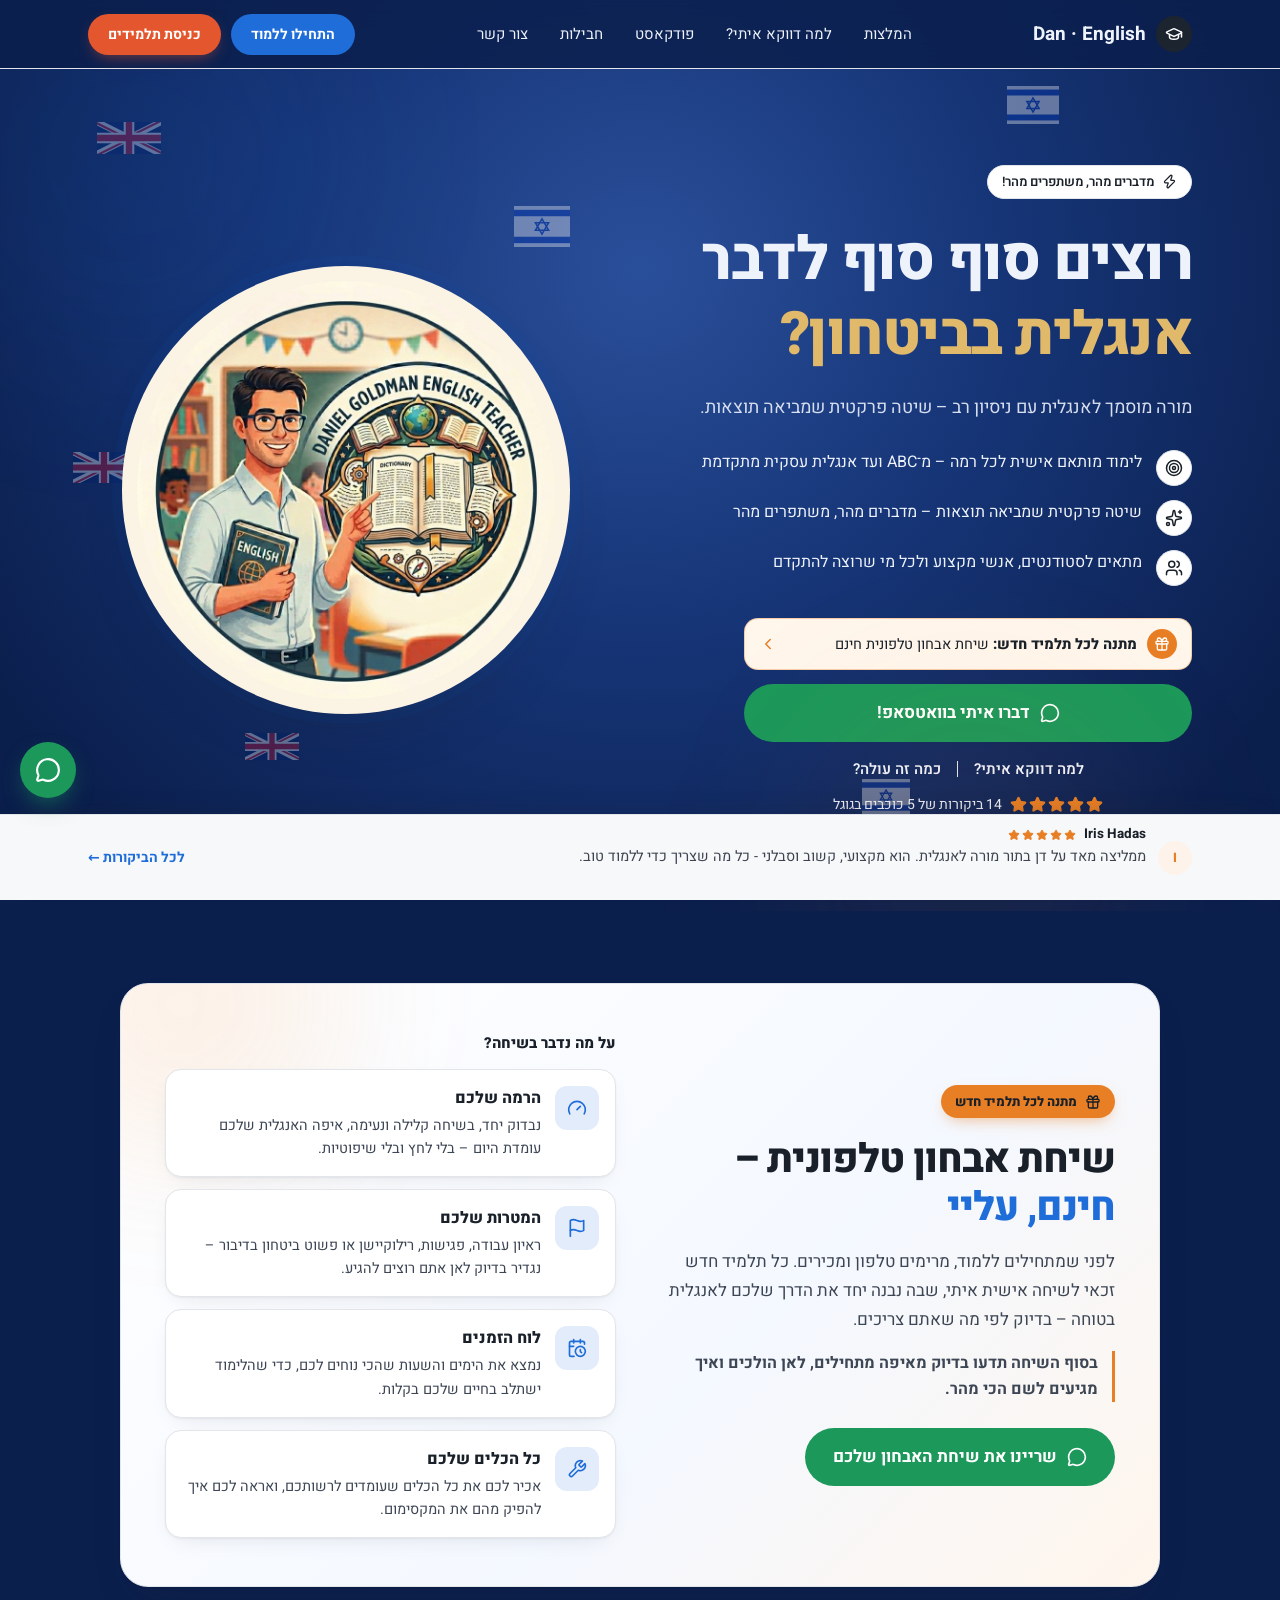
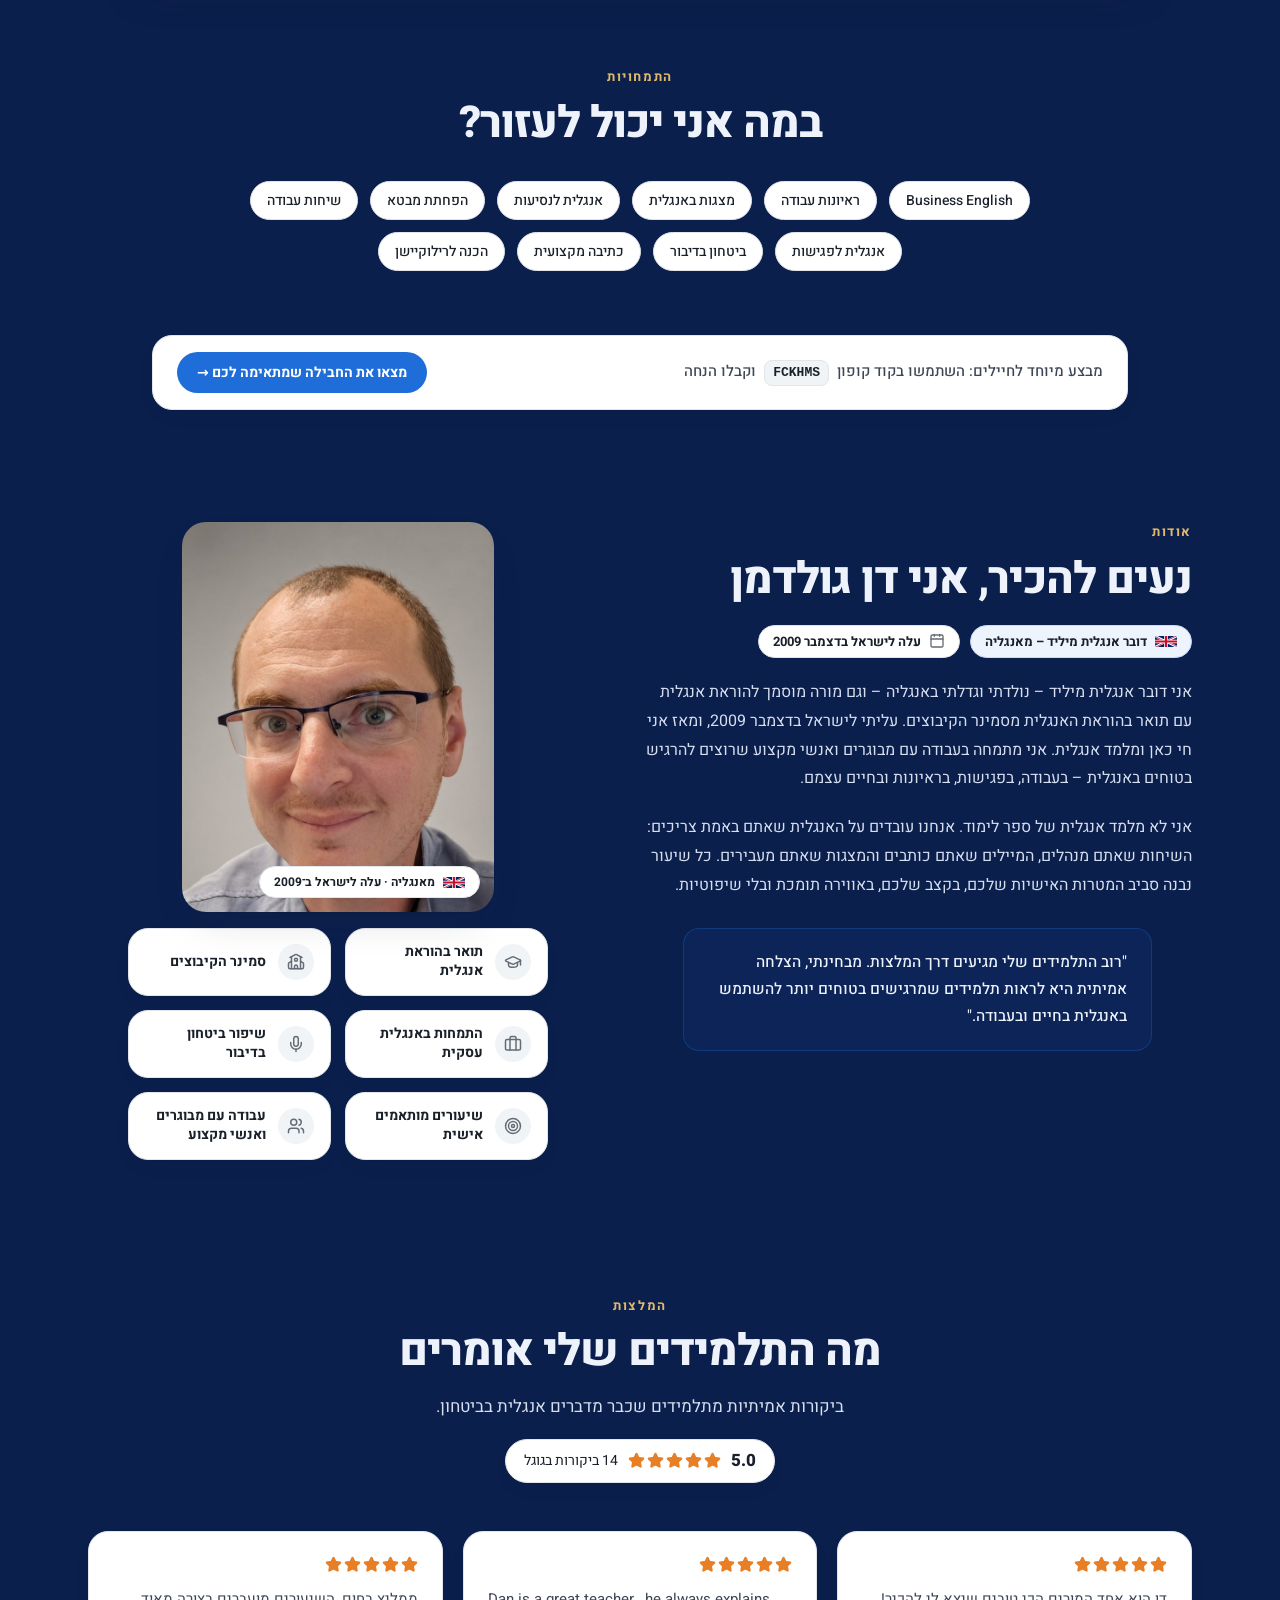
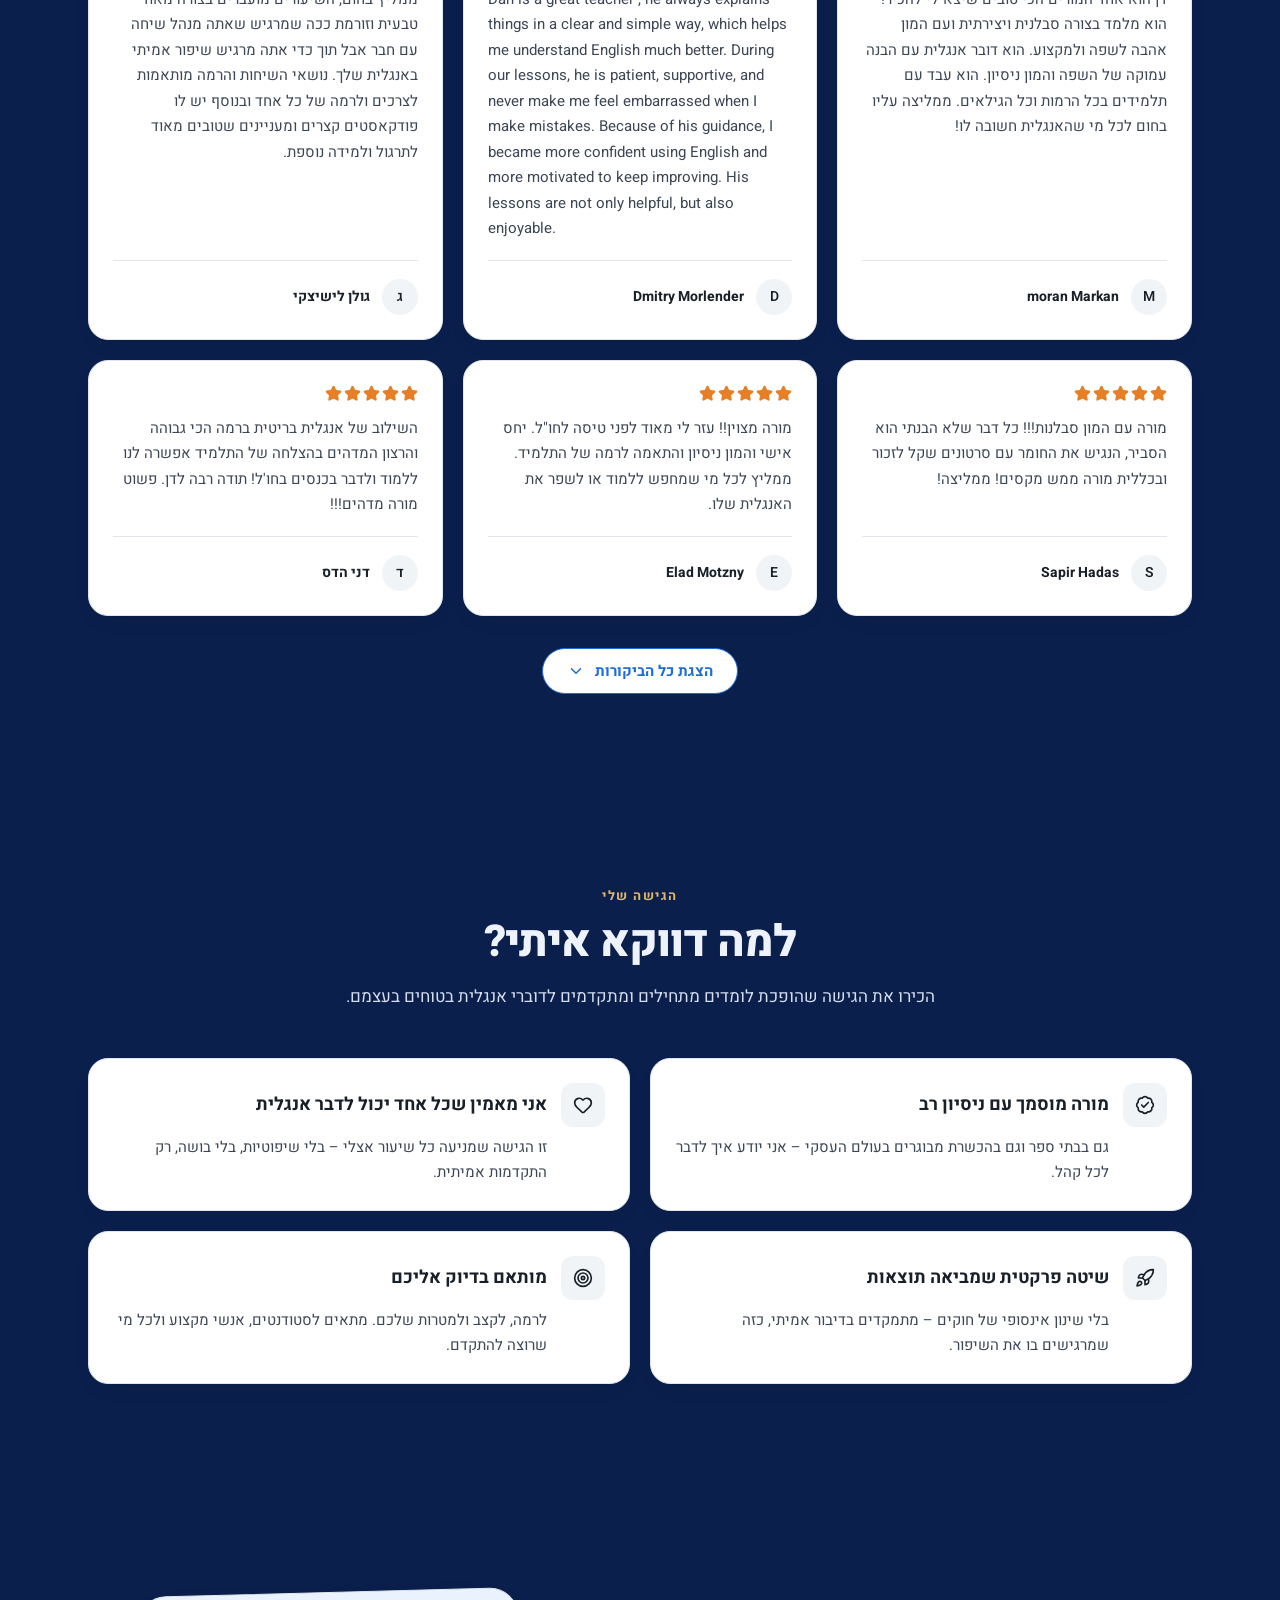
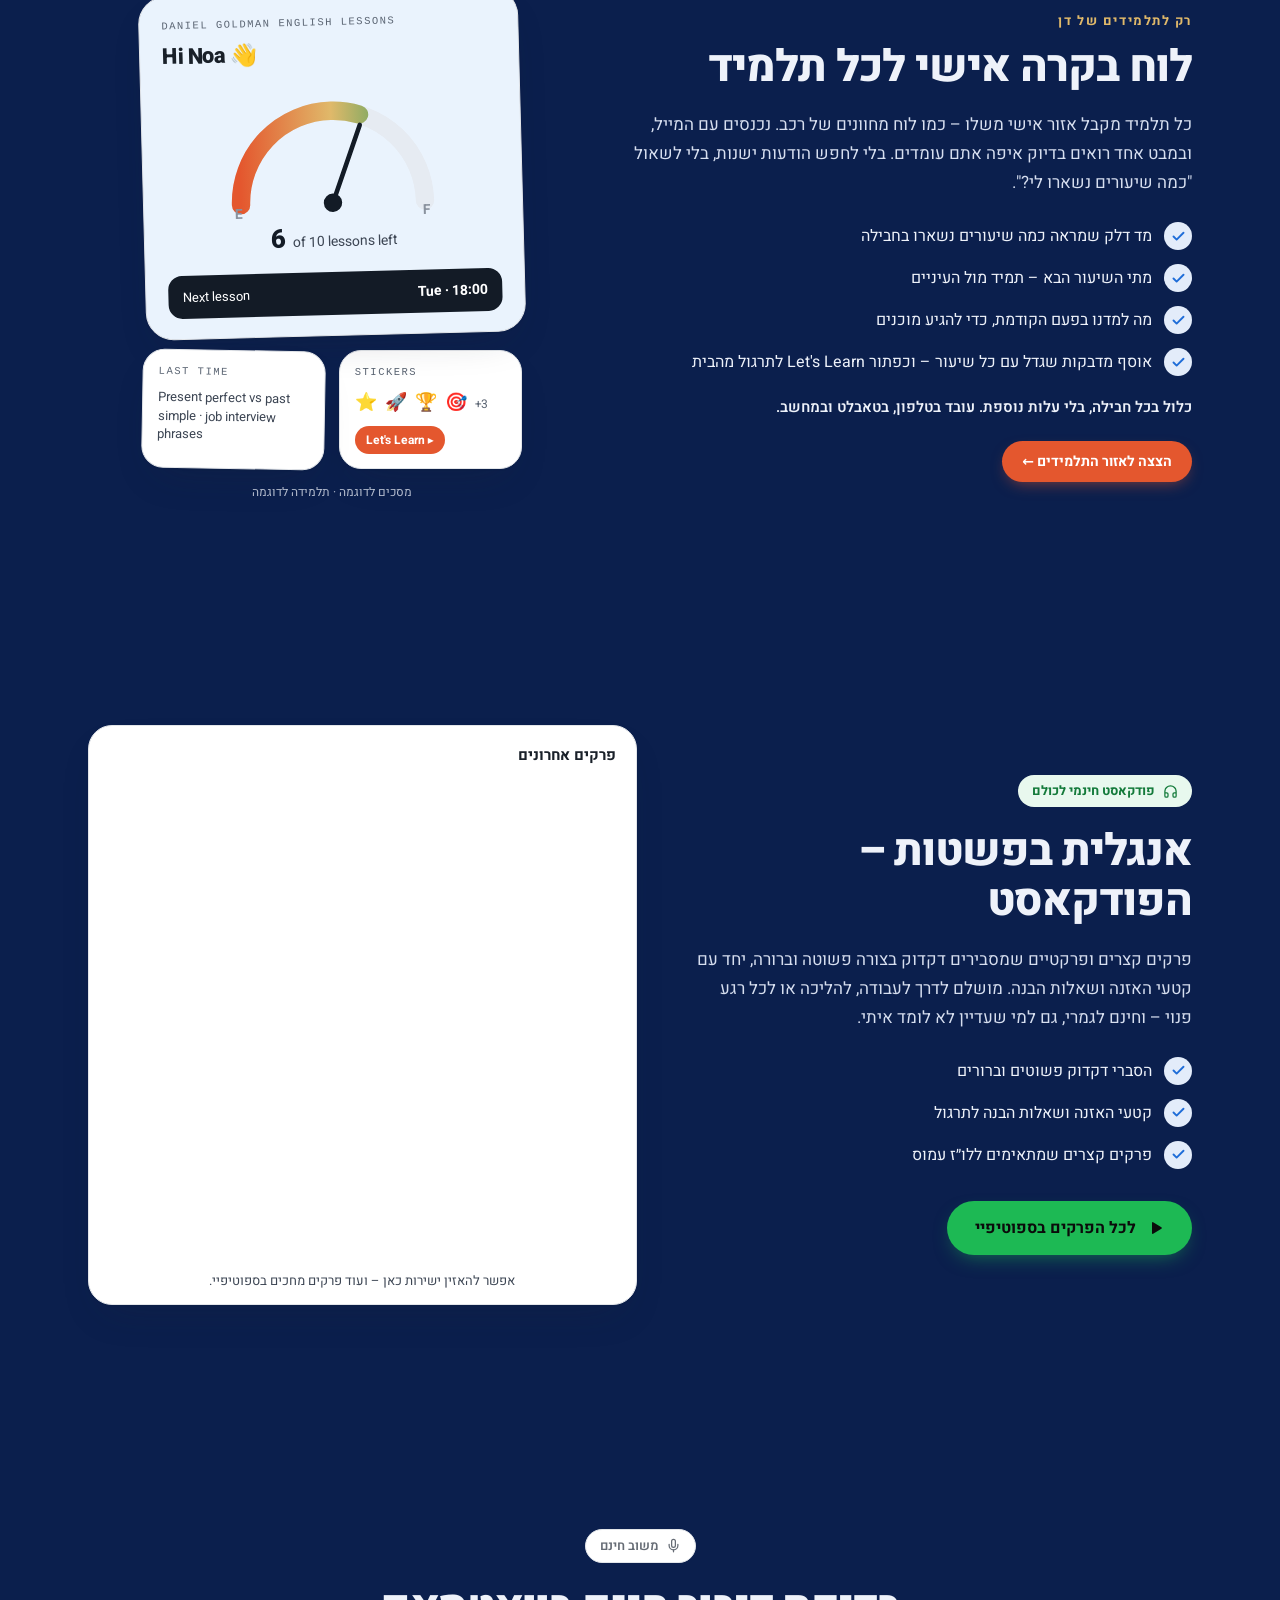
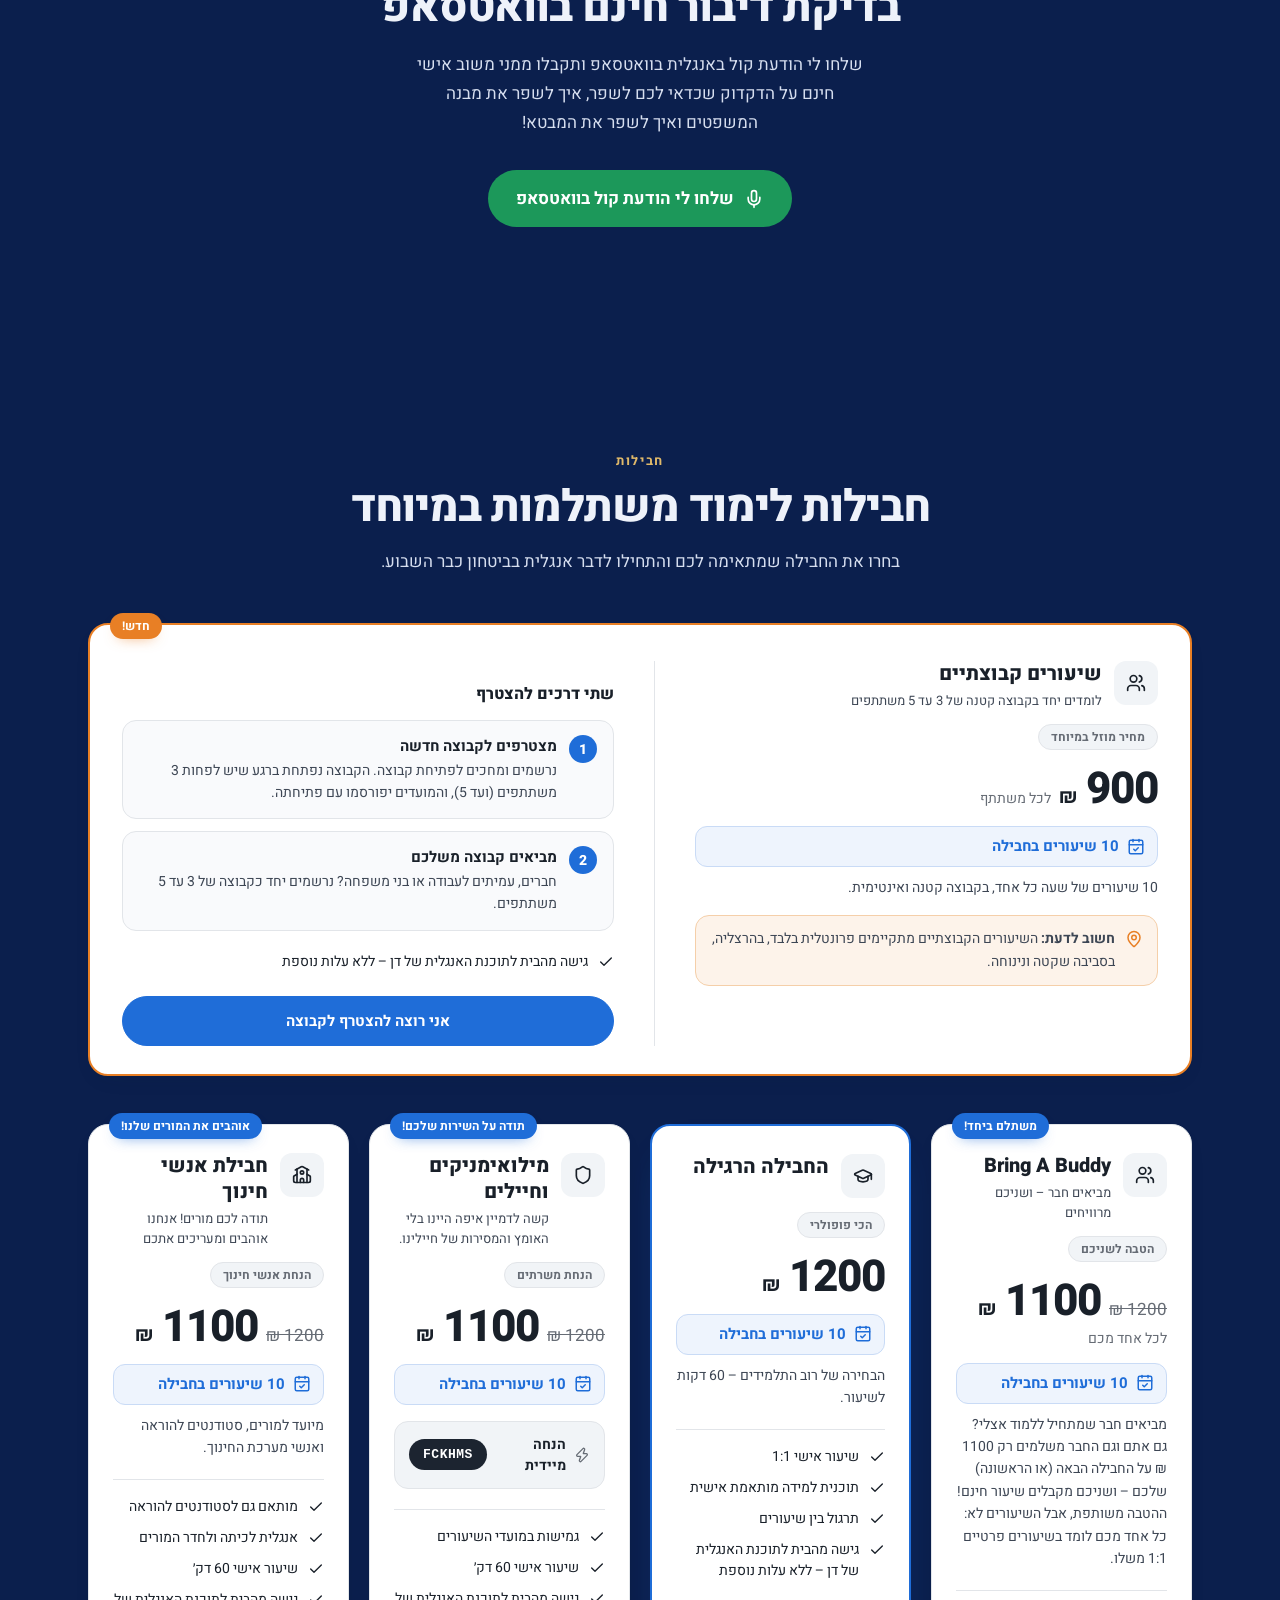
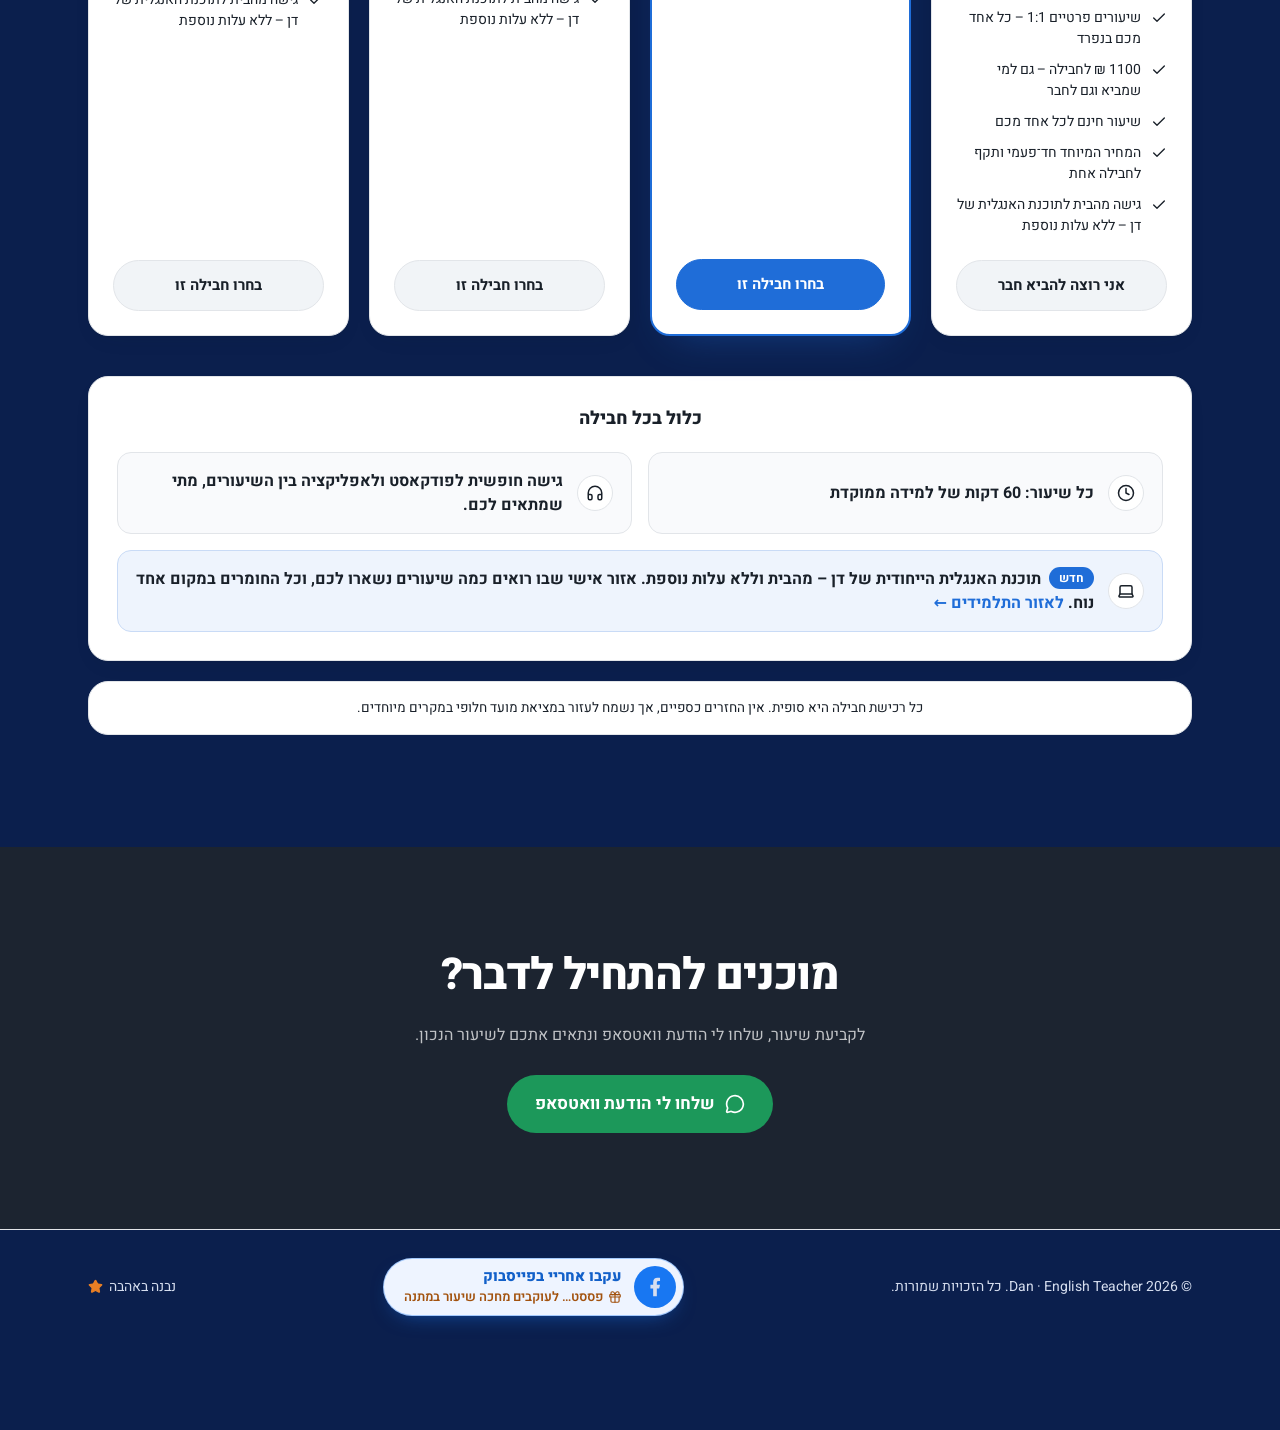
<file: index.html>
<!doctype html>
<html lang="he" dir="rtl">
<head>
  <meta charset="utf-8">
  <meta name="viewport" content="width=device-width, initial-scale=1">
  <title>דן – מורה פרטי לאנגלית | שיעורים מותאמים אישית</title>
  <meta name="description" content="שיעורים פרטיים באנגלית עם דן גולדמן – דובר אנגלית מיליד מאנגליה ומורה מוסמך. אנגלית עסקית, ראיונות עבודה, מצגות וביטחון בדיבור, מותאם אישית לכל רמה.">
  <meta property="og:type" content="website">
  <meta property="og:locale" content="he_IL">
  <meta property="og:title" content="דן – מורה פרטי לאנגלית | שיעורים מותאמים אישית">
  <meta property="og:description" content="מורה מוסמך ודובר אנגלית מיליד מאנגליה. מדברים מהר, משתפרים מהר!">
  <meta property="og:image" content="images/logo-dan.jpg">
  <link rel="icon" href="favicon.svg" type="image/svg+xml">
  <link rel="preload" href="assets/fonts/heebo-hebrew-800-normal.woff2" as="font" type="font/woff2" crossorigin>
  <link rel="preload" href="assets/fonts/heebo-hebrew-400-normal.woff2" as="font" type="font/woff2" crossorigin>
  <link rel="stylesheet" href="assets/styles.css?v=2026112204">
  <link rel="stylesheet" href="assets/theme-navy.css?v=2026112201">
  <script>document.documentElement.classList.add('js');</script>
</head>
<body>

<header class="site-header">
  <div class="container">
    <a class="brand" href="#hero"><span class="brand-mark"><svg class="icon" xmlns="http://www.w3.org/2000/svg" viewBox="0 0 24 24" fill="none" stroke="currentColor" stroke-width="2" stroke-linecap="round" stroke-linejoin="round" aria-hidden="true" focusable="false"><path d="M21.42 10.922a1 1 0 0 0-.019-1.838L12.83 5.18a2 2 0 0 0-1.66 0L2.6 9.08a1 1 0 0 0 0 1.832l8.57 3.908a2 2 0 0 0 1.66 0z" /><path d="M22 10v6" /><path d="M6 12.5V16a6 3 0 0 0 12 0v-3.5" /></svg></span>Dan · English</a>
    <nav class="main-nav" aria-label="ניווט ראשי">
      <a href="#testimonials">המלצות</a>
      <a href="#why-me">למה דווקא איתי?</a>
      <a href="#podcast">פודקאסט</a>
      <a href="#pricing">חבילות</a>
      <a href="#contact">צור קשר</a>
    </nav>
    <div class="header-actions">
      <a class="btn btn-blue" href="#pricing">התחילו ללמוד</a>
      <a class="btn btn-student" href="students/">כניסת תלמידים</a>
    </div>
  </div>
</header>

<main>

  <!-- ===================== HERO ===================== -->
  <section id="hero" class="hero">
    <div class="container hero-grid">
      <div class="hero-text">
        <span class="pill hero-tag"><svg class="icon" xmlns="http://www.w3.org/2000/svg" viewBox="0 0 24 24" fill="none" stroke="currentColor" stroke-width="2" stroke-linecap="round" stroke-linejoin="round" aria-hidden="true" focusable="false"><path d="M15.914 4a1.5 1.5 0 00-2.474-1.561l-9 9A1.5 1.5 0 005.5 14h4.002a.5.5 0 01.471.666L8.086 20a1.5 1.5 0 002.475 1.56l9-9A1.5 1.5 0 0018.5 10h-3.997a.5.5 0 01-.472-.667z" /></svg> מדברים מהר, משתפרים מהר!</span>
        <h1>רוצים סוף סוף לדבר <span class="accent">אנגלית בביטחון?</span></h1>
        <p class="hero-lead">מורה מוסמך לאנגלית עם ניסיון רב – שיטה פרקטית שמביאה תוצאות.</p>

        <ul class="hero-points">
          <li><span class="icon-circle"><svg class="icon" xmlns="http://www.w3.org/2000/svg" viewBox="0 0 24 24" fill="none" stroke="currentColor" stroke-width="2" stroke-linecap="round" stroke-linejoin="round" aria-hidden="true" focusable="false"><circle cx="12" cy="12" r="10" /><circle cx="12" cy="12" r="6" /><circle cx="12" cy="12" r="2" /></svg></span><span>לימוד מותאם אישית לכל רמה – מ־ABC ועד אנגלית עסקית מתקדמת</span></li>
          <li><span class="icon-circle"><svg class="icon" xmlns="http://www.w3.org/2000/svg" viewBox="0 0 24 24" fill="none" stroke="currentColor" stroke-width="2" stroke-linecap="round" stroke-linejoin="round" aria-hidden="true" focusable="false"><path d="M11.017 2.814a1 1 0 0 1 1.966 0l1.051 5.558a2 2 0 0 0 1.594 1.594l5.558 1.051a1 1 0 0 1 0 1.966l-5.558 1.051a2 2 0 0 0-1.594 1.594l-1.051 5.558a1 1 0 0 1-1.966 0l-1.051-5.558a2 2 0 0 0-1.594-1.594l-5.558-1.051a1 1 0 0 1 0-1.966l5.558-1.051a2 2 0 0 0 1.594-1.594z" /><path d="M20 2v4" /><path d="M22 4h-4" /><circle cx="4" cy="20" r="2" /></svg></span><span>שיטה פרקטית שמביאה תוצאות – מדברים מהר, משתפרים מהר</span></li>
          <li><span class="icon-circle"><svg class="icon" xmlns="http://www.w3.org/2000/svg" viewBox="0 0 24 24" fill="none" stroke="currentColor" stroke-width="2" stroke-linecap="round" stroke-linejoin="round" aria-hidden="true" focusable="false"><path d="M16 21v-2a4 4 0 0 0-4-4H6a4 4 0 0 0-4 4v2" /><path d="M16 3.128a4 4 0 0 1 0 7.744" /><path d="M22 21v-2a4 4 0 0 0-3-3.87" /><circle cx="9" cy="7" r="4" /></svg></span><span>מתאים לסטודנטים, אנשי מקצוע ולכל מי שרוצה להתקדם</span></li>
        </ul>

        <div class="hero-cta">
          <a class="free-call-teaser" href="#free-call"><span class="gift-dot"><svg class="icon" xmlns="http://www.w3.org/2000/svg" viewBox="0 0 24 24" fill="none" stroke="currentColor" stroke-width="2" stroke-linecap="round" stroke-linejoin="round" aria-hidden="true" focusable="false"><rect x="3" y="8" width="18" height="4" rx="1" /><path d="M12 8v13" /><path d="M19 12v7a2 2 0 0 1-2 2H7a2 2 0 0 1-2-2v-7" /><path d="M7.5 8a2.5 2.5 0 0 1 0-5A4.8 8 0 0 1 12 8a4.8 8 0 0 1 4.5-5 2.5 2.5 0 0 1 0 5" /></svg></span><span><b>מתנה לכל תלמיד חדש:</b> שיחת אבחון טלפונית חינם</span><svg class="icon chev" xmlns="http://www.w3.org/2000/svg" viewBox="0 0 24 24" fill="none" stroke="currentColor" stroke-width="2" stroke-linecap="round" stroke-linejoin="round" aria-hidden="true" focusable="false"><path d="m15 18-6-6 6-6" /></svg></a>
          <a class="btn btn-whatsapp" href="https://wa.me/972525174427" target="_blank" rel="noopener"><svg class="icon" xmlns="http://www.w3.org/2000/svg" viewBox="0 0 24 24" fill="none" stroke="currentColor" stroke-width="2" stroke-linecap="round" stroke-linejoin="round" aria-hidden="true" focusable="false"><path d="M2.992 16.342a2 2 0 0 1 .094 1.167l-1.065 3.29a1 1 0 0 0 1.236 1.168l3.413-.998a2 2 0 0 1 1.099.092 10 10 0 1 0-4.777-4.719" /></svg> דברו איתי בוואטסאפ!</a>
          <div class="hero-links">
            <a href="#why-me">למה דווקא איתי?</a>
            <span class="sep" aria-hidden="true"></span>
            <a href="#pricing">כמה זה עולה?</a>
          </div>
          <a class="trust" href="#testimonials">
            <span class="stars" aria-hidden="true"><svg class="icon" xmlns="http://www.w3.org/2000/svg" viewBox="0 0 24 24" fill="none" stroke="currentColor" stroke-width="2" stroke-linecap="round" stroke-linejoin="round" aria-hidden="true" focusable="false"><path d="M11.525 2.295a.53.53 0 0 1 .95 0l2.31 4.679a2.123 2.123 0 0 0 1.595 1.16l5.166.756a.53.53 0 0 1 .294.904l-3.736 3.638a2.123 2.123 0 0 0-.611 1.878l.882 5.14a.53.53 0 0 1-.771.56l-4.618-2.428a2.122 2.122 0 0 0-1.973 0L6.396 21.01a.53.53 0 0 1-.77-.56l.881-5.139a2.122 2.122 0 0 0-.611-1.879L2.16 9.795a.53.53 0 0 1 .294-.906l5.165-.755a2.122 2.122 0 0 0 1.597-1.16z" /></svg><svg class="icon" xmlns="http://www.w3.org/2000/svg" viewBox="0 0 24 24" fill="none" stroke="currentColor" stroke-width="2" stroke-linecap="round" stroke-linejoin="round" aria-hidden="true" focusable="false"><path d="M11.525 2.295a.53.53 0 0 1 .95 0l2.31 4.679a2.123 2.123 0 0 0 1.595 1.16l5.166.756a.53.53 0 0 1 .294.904l-3.736 3.638a2.123 2.123 0 0 0-.611 1.878l.882 5.14a.53.53 0 0 1-.771.56l-4.618-2.428a2.122 2.122 0 0 0-1.973 0L6.396 21.01a.53.53 0 0 1-.77-.56l.881-5.139a2.122 2.122 0 0 0-.611-1.879L2.16 9.795a.53.53 0 0 1 .294-.906l5.165-.755a2.122 2.122 0 0 0 1.597-1.16z" /></svg><svg class="icon" xmlns="http://www.w3.org/2000/svg" viewBox="0 0 24 24" fill="none" stroke="currentColor" stroke-width="2" stroke-linecap="round" stroke-linejoin="round" aria-hidden="true" focusable="false"><path d="M11.525 2.295a.53.53 0 0 1 .95 0l2.31 4.679a2.123 2.123 0 0 0 1.595 1.16l5.166.756a.53.53 0 0 1 .294.904l-3.736 3.638a2.123 2.123 0 0 0-.611 1.878l.882 5.14a.53.53 0 0 1-.771.56l-4.618-2.428a2.122 2.122 0 0 0-1.973 0L6.396 21.01a.53.53 0 0 1-.77-.56l.881-5.139a2.122 2.122 0 0 0-.611-1.879L2.16 9.795a.53.53 0 0 1 .294-.906l5.165-.755a2.122 2.122 0 0 0 1.597-1.16z" /></svg><svg class="icon" xmlns="http://www.w3.org/2000/svg" viewBox="0 0 24 24" fill="none" stroke="currentColor" stroke-width="2" stroke-linecap="round" stroke-linejoin="round" aria-hidden="true" focusable="false"><path d="M11.525 2.295a.53.53 0 0 1 .95 0l2.31 4.679a2.123 2.123 0 0 0 1.595 1.16l5.166.756a.53.53 0 0 1 .294.904l-3.736 3.638a2.123 2.123 0 0 0-.611 1.878l.882 5.14a.53.53 0 0 1-.771.56l-4.618-2.428a2.122 2.122 0 0 0-1.973 0L6.396 21.01a.53.53 0 0 1-.77-.56l.881-5.139a2.122 2.122 0 0 0-.611-1.879L2.16 9.795a.53.53 0 0 1 .294-.906l5.165-.755a2.122 2.122 0 0 0 1.597-1.16z" /></svg><svg class="icon" xmlns="http://www.w3.org/2000/svg" viewBox="0 0 24 24" fill="none" stroke="currentColor" stroke-width="2" stroke-linecap="round" stroke-linejoin="round" aria-hidden="true" focusable="false"><path d="M11.525 2.295a.53.53 0 0 1 .95 0l2.31 4.679a2.123 2.123 0 0 0 1.595 1.16l5.166.756a.53.53 0 0 1 .294.904l-3.736 3.638a2.123 2.123 0 0 0-.611 1.878l.882 5.14a.53.53 0 0 1-.771.56l-4.618-2.428a2.122 2.122 0 0 0-1.973 0L6.396 21.01a.53.53 0 0 1-.77-.56l.881-5.139a2.122 2.122 0 0 0-.611-1.879L2.16 9.795a.53.53 0 0 1 .294-.906l5.165-.755a2.122 2.122 0 0 0 1.597-1.16z" /></svg></span>
            14 ביקורות של 5 כוכבים בגוגל
          </a>
        </div>
      </div>

      <div class="hero-media">
        <div class="hero-photo">
          <img src="images/logo-dan.jpg" alt="Daniel Goldman - English Teacher logo" width="880" height="880" fetchpriority="high">
        </div>
      </div>
    </div>
  </section>

  <!-- ===================== FREE PHONE ASSESSMENT ===================== -->
  <section id="free-call" class="free-call">
    <div class="container">
      <div class="free-call-card">
        <div class="free-call-text">
          <span class="pill free-call-tag"><svg class="icon" xmlns="http://www.w3.org/2000/svg" viewBox="0 0 24 24" fill="none" stroke="currentColor" stroke-width="2" stroke-linecap="round" stroke-linejoin="round" aria-hidden="true" focusable="false"><rect x="3" y="8" width="18" height="4" rx="1" /><path d="M12 8v13" /><path d="M19 12v7a2 2 0 0 1-2 2H7a2 2 0 0 1-2-2v-7" /><path d="M7.5 8a2.5 2.5 0 0 1 0-5A4.8 8 0 0 1 12 8a4.8 8 0 0 1 4.5-5 2.5 2.5 0 0 1 0 5" /></svg> מתנה לכל תלמיד חדש</span>
          <h2>שיחת אבחון טלפונית – <span class="accent">חינם, עליי</span></h2>
          <p class="lead">לפני שמתחילים ללמוד, מרימים טלפון ומכירים. כל תלמיד חדש זכאי לשיחה אישית איתי, שבה נבנה יחד את הדרך שלכם לאנגלית בטוחה – בדיוק לפי מה שאתם צריכים.</p>
          <p class="free-call-promise">בסוף השיחה תדעו בדיוק מאיפה מתחילים, לאן הולכים ואיך מגיעים לשם הכי מהר.</p>
          <a class="btn btn-whatsapp" href="https://wa.me/972525174427?text=%D7%94%D7%99%D7%99%20%D7%93%D7%9F%2C%20%D7%90%D7%A9%D7%9E%D7%97%20%D7%9C%D7%A7%D7%91%D7%95%D7%A2%20%D7%90%D7%AA%20%D7%A9%D7%99%D7%97%D7%AA%20%D7%94%D7%90%D7%91%D7%97%D7%95%D7%9F%20%D7%94%D7%98%D7%9C%D7%A4%D7%95%D7%A0%D7%99%D7%AA%20%D7%94%D7%97%D7%99%D7%A0%D7%9E%D7%99%D7%AA%20%D7%A9%D7%9C%D7%99%20%F0%9F%99%82" target="_blank" rel="noopener"><svg class="icon" xmlns="http://www.w3.org/2000/svg" viewBox="0 0 24 24" fill="none" stroke="currentColor" stroke-width="2" stroke-linecap="round" stroke-linejoin="round" aria-hidden="true" focusable="false"><path d="M2.992 16.342a2 2 0 0 1 .094 1.167l-1.065 3.29a1 1 0 0 0 1.236 1.168l3.413-.998a2 2 0 0 1 1.099.092 10 10 0 1 0-4.777-4.719" /></svg> שריינו את שיחת האבחון שלכם</a>
        </div>
        <div class="free-call-topics">
          <span class="free-call-topics-title">על מה נדבר בשיחה?</span>
          <ul>
            <li class="free-call-item"><span class="icon-box"><svg class="icon" xmlns="http://www.w3.org/2000/svg" viewBox="0 0 24 24" fill="none" stroke="currentColor" stroke-width="2" stroke-linecap="round" stroke-linejoin="round" aria-hidden="true" focusable="false"><path d="m12 14 4-4" /><path d="M3.34 19a10 10 0 1 1 17.32 0" /></svg></span><div><h3>הרמה שלכם</h3><p>נבדוק יחד, בשיחה קלילה ונעימה, איפה האנגלית שלכם עומדת היום – בלי לחץ ובלי שיפוטיות.</p></div></li>
            <li class="free-call-item"><span class="icon-box"><svg class="icon" xmlns="http://www.w3.org/2000/svg" viewBox="0 0 24 24" fill="none" stroke="currentColor" stroke-width="2" stroke-linecap="round" stroke-linejoin="round" aria-hidden="true" focusable="false"><path d="M4 15s1-1 4-1 5 2 8 2 4-1 4-1V3s-1 1-4 1-5-2-8-2-4 1-4 1z" /><path d="M4 22v-7" /></svg></span><div><h3>המטרות שלכם</h3><p>ראיון עבודה, פגישות, רילוקיישן או פשוט ביטחון בדיבור – נגדיר בדיוק לאן אתם רוצים להגיע.</p></div></li>
            <li class="free-call-item"><span class="icon-box"><svg class="icon" xmlns="http://www.w3.org/2000/svg" viewBox="0 0 24 24" fill="none" stroke="currentColor" stroke-width="2" stroke-linecap="round" stroke-linejoin="round" aria-hidden="true" focusable="false"><path d="M21 7.5V6a2 2 0 0 0-2-2H5a2 2 0 0 0-2 2v14a2 2 0 0 0 2 2h3.5" /><path d="M16 2v4" /><path d="M8 2v4" /><path d="M3 10h5" /><path d="M17.5 17.5 16 16.3V14" /><circle cx="16" cy="16" r="6" /></svg></span><div><h3>לוח הזמנים</h3><p>נמצא את הימים והשעות שהכי נוחים לכם, כדי שהלימוד ישתלב בחיים שלכם בקלות.</p></div></li>
            <li class="free-call-item"><span class="icon-box"><svg class="icon" xmlns="http://www.w3.org/2000/svg" viewBox="0 0 24 24" fill="none" stroke="currentColor" stroke-width="2" stroke-linecap="round" stroke-linejoin="round" aria-hidden="true" focusable="false"><path d="M14.7 6.3a1 1 0 0 0 0 1.4l1.6 1.6a1 1 0 0 0 1.4 0l3.77-3.77a6 6 0 0 1-7.94 7.94l-6.91 6.91a2.12 2.12 0 0 1-3-3l6.91-6.91a6 6 0 0 1 7.94-7.94l-3.76 3.76z" /></svg></span><div><h3>כל הכלים שלכם</h3><p>אכיר לכם את כל הכלים שעומדים לרשותכם, ואראה לכם איך להפיק מהם את המקסימום.</p></div></li>
          </ul>
        </div>
      </div>
    </div>
  </section>

  <!-- ===================== SPECIALISATIONS ===================== -->
  <section id="specializations" class="specializations">
    <div class="container">
      <span class="eyebrow">התמחויות</span>
      <h2 class="section-title">במה אני יכול לעזור?</h2>
      <ul class="chips">
        <li class="chip">Business English</li>
        <li class="chip">ראיונות עבודה</li>
        <li class="chip">מצגות באנגלית</li>
        <li class="chip">אנגלית לנסיעות</li>
        <li class="chip">הפחתת מבטא</li>
        <li class="chip">שיחות עבודה</li>
        <li class="chip">אנגלית לפגישות</li>
        <li class="chip">ביטחון בדיבור</li>
        <li class="chip">כתיבה מקצועית</li>
        <li class="chip">הכנה לרילוקיישן</li>
      </ul>
    </div>
  </section>

  <section class="promo-strip">
    <div class="container">
      <div class="card">
        <p>מבצע מיוחד לחיילים: השתמשו בקוד קופון <span class="code">FCKHMS</span> וקבלו הנחה</p>
        <a class="btn btn-blue" href="#pricing">מצאו את החבילה שמתאימה לכם →</a>
      </div>
    </div>
  </section>

  <!-- ===================== ABOUT ===================== -->
  <section id="about" class="about">
    <div class="container about-grid">
      <div class="about-text">
        <span class="eyebrow">אודות</span>
        <h2>נעים להכיר, אני דן גולדמן</h2>
        <div class="badges">
          <span class="pill badge blue"><svg class="flag" xmlns="http://www.w3.org/2000/svg" viewBox="0 0 60 30" aria-hidden="true" focusable="false"><clipPath id="uk-s1"><path d="M0,0 v30 h60 v-30 z"/></clipPath><clipPath id="uk-t1"><path d="M30,15 h30 v15 z v15 h-30 z h-30 v-15 z v-15 h30 z"/></clipPath><g clip-path="url(#uk-s1)"><path d="M0,0 v30 h60 v-30 z" fill="#012169"/><path d="M0,0 L60,30 M60,0 L0,30" stroke="#fff" stroke-width="6"/><path d="M0,0 L60,30 M60,0 L0,30" clip-path="url(#uk-t1)" stroke="#C8102E" stroke-width="4"/><path d="M30,0 v30 M0,15 h60" stroke="#fff" stroke-width="10"/><path d="M30,0 v30 M0,15 h60" stroke="#C8102E" stroke-width="6"/></g></svg> דובר אנגלית מיליד – מאנגליה</span>
          <span class="pill badge"><svg class="icon" xmlns="http://www.w3.org/2000/svg" viewBox="0 0 24 24" fill="none" stroke="currentColor" stroke-width="2" stroke-linecap="round" stroke-linejoin="round" aria-hidden="true" focusable="false"><path d="M8 2v3" /><path d="M16 2v3" /><rect x="3" y="3" width="18" height="18" rx="2" /><path d="M3 9h18" /></svg> עלה לישראל בדצמבר 2009</span>
        </div>
        <p>אני דובר אנגלית מיליד – נולדתי וגדלתי באנגליה – וגם מורה מוסמך להוראת אנגלית עם תואר בהוראת האנגלית מסמינר הקיבוצים. עליתי לישראל בדצמבר 2009, ומאז אני חי כאן ומלמד אנגלית. אני מתמחה בעבודה עם מבוגרים ואנשי מקצוע שרוצים להרגיש בטוחים באנגלית – בעבודה, בפגישות, בראיונות ובחיים עצמם.</p>
        <p>אני לא מלמד אנגלית של ספר לימוד. אנחנו עובדים על האנגלית שאתם באמת צריכים: השיחות שאתם מנהלים, המיילים שאתם כותבים והמצגות שאתם מעבירים. כל שיעור נבנה סביב המטרות האישיות שלכם, בקצב שלכם, באווירה תומכת ובלי שיפוטיות.</p>
        <blockquote class="quote">"רוב התלמידים שלי מגיעים דרך המלצות. מבחינתי, הצלחה אמיתית היא לראות תלמידים שמרגישים בטוחים יותר להשתמש באנגלית בחיים ובעבודה."</blockquote>
      </div>

      <div class="about-media">
        <figure class="portrait" style="margin:0">
          <img src="images/dan-portrait.jpg" alt="דן גולדמן, מורה לאנגלית – דובר אנגלית מיליד מאנגליה" width="720" height="900" loading="lazy">
          <span class="pill badge"><svg class="flag" xmlns="http://www.w3.org/2000/svg" viewBox="0 0 60 30" aria-hidden="true" focusable="false"><clipPath id="uk-s2"><path d="M0,0 v30 h60 v-30 z"/></clipPath><clipPath id="uk-t2"><path d="M30,15 h30 v15 z v15 h-30 z h-30 v-15 z v-15 h30 z"/></clipPath><g clip-path="url(#uk-s2)"><path d="M0,0 v30 h60 v-30 z" fill="#012169"/><path d="M0,0 L60,30 M60,0 L0,30" stroke="#fff" stroke-width="6"/><path d="M0,0 L60,30 M60,0 L0,30" clip-path="url(#uk-t2)" stroke="#C8102E" stroke-width="4"/><path d="M30,0 v30 M0,15 h60" stroke="#fff" stroke-width="10"/><path d="M30,0 v30 M0,15 h60" stroke="#C8102E" stroke-width="6"/></g></svg> מאנגליה · עלה לישראל ב־2009</span>
        </figure>
        <ul class="creds">
          <li class="card cred"><span class="icon-circle"><svg class="icon" xmlns="http://www.w3.org/2000/svg" viewBox="0 0 24 24" fill="none" stroke="currentColor" stroke-width="2" stroke-linecap="round" stroke-linejoin="round" aria-hidden="true" focusable="false"><path d="M21.42 10.922a1 1 0 0 0-.019-1.838L12.83 5.18a2 2 0 0 0-1.66 0L2.6 9.08a1 1 0 0 0 0 1.832l8.57 3.908a2 2 0 0 0 1.66 0z" /><path d="M22 10v6" /><path d="M6 12.5V16a6 3 0 0 0 12 0v-3.5" /></svg></span>תואר בהוראת אנגלית</li>
          <li class="card cred"><span class="icon-circle"><svg class="icon" xmlns="http://www.w3.org/2000/svg" viewBox="0 0 24 24" fill="none" stroke="currentColor" stroke-width="2" stroke-linecap="round" stroke-linejoin="round" aria-hidden="true" focusable="false"><path d="M14 21v-3a2 2 0 0 0-4 0v3" /><path d="M18 4.933V21" /><path d="m4 6 7.106-3.79a2 2 0 0 1 1.788 0L20 6" /><path d="m6 11-3.52 2.147a1 1 0 0 0-.48.854V19a2 2 0 0 0 2 2h16a2 2 0 0 0 2-2v-5a1 1 0 0 0-.48-.853L18 11" /><path d="M6 4.933V21" /><circle cx="12" cy="9" r="2" /></svg></span>סמינר הקיבוצים</li>
          <li class="card cred"><span class="icon-circle"><svg class="icon" xmlns="http://www.w3.org/2000/svg" viewBox="0 0 24 24" fill="none" stroke="currentColor" stroke-width="2" stroke-linecap="round" stroke-linejoin="round" aria-hidden="true" focusable="false"><path d="M16 20V4a2 2 0 0 0-2-2h-4a2 2 0 0 0-2 2v16" /><rect width="20" height="14" x="2" y="6" rx="2" /></svg></span>התמחות באנגלית עסקית</li>
          <li class="card cred"><span class="icon-circle"><svg class="icon" xmlns="http://www.w3.org/2000/svg" viewBox="0 0 24 24" fill="none" stroke="currentColor" stroke-width="2" stroke-linecap="round" stroke-linejoin="round" aria-hidden="true" focusable="false"><path d="M12 19v3" /><path d="M19 10v2a7 7 0 0 1-14 0v-2" /><rect x="9" y="2" width="6" height="13" rx="3" /></svg></span>שיפור ביטחון בדיבור</li>
          <li class="card cred"><span class="icon-circle"><svg class="icon" xmlns="http://www.w3.org/2000/svg" viewBox="0 0 24 24" fill="none" stroke="currentColor" stroke-width="2" stroke-linecap="round" stroke-linejoin="round" aria-hidden="true" focusable="false"><circle cx="12" cy="12" r="10" /><circle cx="12" cy="12" r="6" /><circle cx="12" cy="12" r="2" /></svg></span>שיעורים מותאמים אישית</li>
          <li class="card cred"><span class="icon-circle"><svg class="icon" xmlns="http://www.w3.org/2000/svg" viewBox="0 0 24 24" fill="none" stroke="currentColor" stroke-width="2" stroke-linecap="round" stroke-linejoin="round" aria-hidden="true" focusable="false"><path d="M16 21v-2a4 4 0 0 0-4-4H6a4 4 0 0 0-4 4v2" /><path d="M16 3.128a4 4 0 0 1 0 7.744" /><path d="M22 21v-2a4 4 0 0 0-3-3.87" /><circle cx="9" cy="7" r="4" /></svg></span>עבודה עם מבוגרים ואנשי מקצוע</li>
        </ul>
      </div>
    </div>
  </section>

  <!-- ===================== TESTIMONIALS ===================== -->
  <section id="testimonials" class="testimonials">
    <div class="container">
      <div class="section-head">
        <span class="eyebrow">המלצות</span>
        <h2 class="section-title">מה התלמידים שלי אומרים</h2>
        <p>ביקורות אמיתיות מתלמידים שכבר מדברים אנגלית בביטחון.</p>
        <a class="google-score" href="https://share.google/jUZF9fL6qBYOSvm8b" target="_blank" rel="noopener">
          <b>5.0</b>
          <span class="stars" aria-hidden="true"><svg class="icon" xmlns="http://www.w3.org/2000/svg" viewBox="0 0 24 24" fill="none" stroke="currentColor" stroke-width="2" stroke-linecap="round" stroke-linejoin="round" aria-hidden="true" focusable="false"><path d="M11.525 2.295a.53.53 0 0 1 .95 0l2.31 4.679a2.123 2.123 0 0 0 1.595 1.16l5.166.756a.53.53 0 0 1 .294.904l-3.736 3.638a2.123 2.123 0 0 0-.611 1.878l.882 5.14a.53.53 0 0 1-.771.56l-4.618-2.428a2.122 2.122 0 0 0-1.973 0L6.396 21.01a.53.53 0 0 1-.77-.56l.881-5.139a2.122 2.122 0 0 0-.611-1.879L2.16 9.795a.53.53 0 0 1 .294-.906l5.165-.755a2.122 2.122 0 0 0 1.597-1.16z" /></svg><svg class="icon" xmlns="http://www.w3.org/2000/svg" viewBox="0 0 24 24" fill="none" stroke="currentColor" stroke-width="2" stroke-linecap="round" stroke-linejoin="round" aria-hidden="true" focusable="false"><path d="M11.525 2.295a.53.53 0 0 1 .95 0l2.31 4.679a2.123 2.123 0 0 0 1.595 1.16l5.166.756a.53.53 0 0 1 .294.904l-3.736 3.638a2.123 2.123 0 0 0-.611 1.878l.882 5.14a.53.53 0 0 1-.771.56l-4.618-2.428a2.122 2.122 0 0 0-1.973 0L6.396 21.01a.53.53 0 0 1-.77-.56l.881-5.139a2.122 2.122 0 0 0-.611-1.879L2.16 9.795a.53.53 0 0 1 .294-.906l5.165-.755a2.122 2.122 0 0 0 1.597-1.16z" /></svg><svg class="icon" xmlns="http://www.w3.org/2000/svg" viewBox="0 0 24 24" fill="none" stroke="currentColor" stroke-width="2" stroke-linecap="round" stroke-linejoin="round" aria-hidden="true" focusable="false"><path d="M11.525 2.295a.53.53 0 0 1 .95 0l2.31 4.679a2.123 2.123 0 0 0 1.595 1.16l5.166.756a.53.53 0 0 1 .294.904l-3.736 3.638a2.123 2.123 0 0 0-.611 1.878l.882 5.14a.53.53 0 0 1-.771.56l-4.618-2.428a2.122 2.122 0 0 0-1.973 0L6.396 21.01a.53.53 0 0 1-.77-.56l.881-5.139a2.122 2.122 0 0 0-.611-1.879L2.16 9.795a.53.53 0 0 1 .294-.906l5.165-.755a2.122 2.122 0 0 0 1.597-1.16z" /></svg><svg class="icon" xmlns="http://www.w3.org/2000/svg" viewBox="0 0 24 24" fill="none" stroke="currentColor" stroke-width="2" stroke-linecap="round" stroke-linejoin="round" aria-hidden="true" focusable="false"><path d="M11.525 2.295a.53.53 0 0 1 .95 0l2.31 4.679a2.123 2.123 0 0 0 1.595 1.16l5.166.756a.53.53 0 0 1 .294.904l-3.736 3.638a2.123 2.123 0 0 0-.611 1.878l.882 5.14a.53.53 0 0 1-.771.56l-4.618-2.428a2.122 2.122 0 0 0-1.973 0L6.396 21.01a.53.53 0 0 1-.77-.56l.881-5.139a2.122 2.122 0 0 0-.611-1.879L2.16 9.795a.53.53 0 0 1 .294-.906l5.165-.755a2.122 2.122 0 0 0 1.597-1.16z" /></svg><svg class="icon" xmlns="http://www.w3.org/2000/svg" viewBox="0 0 24 24" fill="none" stroke="currentColor" stroke-width="2" stroke-linecap="round" stroke-linejoin="round" aria-hidden="true" focusable="false"><path d="M11.525 2.295a.53.53 0 0 1 .95 0l2.31 4.679a2.123 2.123 0 0 0 1.595 1.16l5.166.756a.53.53 0 0 1 .294.904l-3.736 3.638a2.123 2.123 0 0 0-.611 1.878l.882 5.14a.53.53 0 0 1-.771.56l-4.618-2.428a2.122 2.122 0 0 0-1.973 0L6.396 21.01a.53.53 0 0 1-.77-.56l.881-5.139a2.122 2.122 0 0 0-.611-1.879L2.16 9.795a.53.53 0 0 1 .294-.906l5.165-.755a2.122 2.122 0 0 0 1.597-1.16z" /></svg></span>
          <span>14 ביקורות בגוגל</span>
        </a>
      </div>

      <!-- All written Google reviews (14 reviews, all 5 stars; one left stars only). First 6 show, the rest open with the button. -->
      <div class="reviews" id="reviews">
        <article class="card review">
          <div class="stars" aria-label="5 כוכבים"><svg class="icon" xmlns="http://www.w3.org/2000/svg" viewBox="0 0 24 24" fill="none" stroke="currentColor" stroke-width="2" stroke-linecap="round" stroke-linejoin="round" aria-hidden="true" focusable="false"><path d="M11.525 2.295a.53.53 0 0 1 .95 0l2.31 4.679a2.123 2.123 0 0 0 1.595 1.16l5.166.756a.53.53 0 0 1 .294.904l-3.736 3.638a2.123 2.123 0 0 0-.611 1.878l.882 5.14a.53.53 0 0 1-.771.56l-4.618-2.428a2.122 2.122 0 0 0-1.973 0L6.396 21.01a.53.53 0 0 1-.77-.56l.881-5.139a2.122 2.122 0 0 0-.611-1.879L2.16 9.795a.53.53 0 0 1 .294-.906l5.165-.755a2.122 2.122 0 0 0 1.597-1.16z" /></svg><svg class="icon" xmlns="http://www.w3.org/2000/svg" viewBox="0 0 24 24" fill="none" stroke="currentColor" stroke-width="2" stroke-linecap="round" stroke-linejoin="round" aria-hidden="true" focusable="false"><path d="M11.525 2.295a.53.53 0 0 1 .95 0l2.31 4.679a2.123 2.123 0 0 0 1.595 1.16l5.166.756a.53.53 0 0 1 .294.904l-3.736 3.638a2.123 2.123 0 0 0-.611 1.878l.882 5.14a.53.53 0 0 1-.771.56l-4.618-2.428a2.122 2.122 0 0 0-1.973 0L6.396 21.01a.53.53 0 0 1-.77-.56l.881-5.139a2.122 2.122 0 0 0-.611-1.879L2.16 9.795a.53.53 0 0 1 .294-.906l5.165-.755a2.122 2.122 0 0 0 1.597-1.16z" /></svg><svg class="icon" xmlns="http://www.w3.org/2000/svg" viewBox="0 0 24 24" fill="none" stroke="currentColor" stroke-width="2" stroke-linecap="round" stroke-linejoin="round" aria-hidden="true" focusable="false"><path d="M11.525 2.295a.53.53 0 0 1 .95 0l2.31 4.679a2.123 2.123 0 0 0 1.595 1.16l5.166.756a.53.53 0 0 1 .294.904l-3.736 3.638a2.123 2.123 0 0 0-.611 1.878l.882 5.14a.53.53 0 0 1-.771.56l-4.618-2.428a2.122 2.122 0 0 0-1.973 0L6.396 21.01a.53.53 0 0 1-.77-.56l.881-5.139a2.122 2.122 0 0 0-.611-1.879L2.16 9.795a.53.53 0 0 1 .294-.906l5.165-.755a2.122 2.122 0 0 0 1.597-1.16z" /></svg><svg class="icon" xmlns="http://www.w3.org/2000/svg" viewBox="0 0 24 24" fill="none" stroke="currentColor" stroke-width="2" stroke-linecap="round" stroke-linejoin="round" aria-hidden="true" focusable="false"><path d="M11.525 2.295a.53.53 0 0 1 .95 0l2.31 4.679a2.123 2.123 0 0 0 1.595 1.16l5.166.756a.53.53 0 0 1 .294.904l-3.736 3.638a2.123 2.123 0 0 0-.611 1.878l.882 5.14a.53.53 0 0 1-.771.56l-4.618-2.428a2.122 2.122 0 0 0-1.973 0L6.396 21.01a.53.53 0 0 1-.77-.56l.881-5.139a2.122 2.122 0 0 0-.611-1.879L2.16 9.795a.53.53 0 0 1 .294-.906l5.165-.755a2.122 2.122 0 0 0 1.597-1.16z" /></svg><svg class="icon" xmlns="http://www.w3.org/2000/svg" viewBox="0 0 24 24" fill="none" stroke="currentColor" stroke-width="2" stroke-linecap="round" stroke-linejoin="round" aria-hidden="true" focusable="false"><path d="M11.525 2.295a.53.53 0 0 1 .95 0l2.31 4.679a2.123 2.123 0 0 0 1.595 1.16l5.166.756a.53.53 0 0 1 .294.904l-3.736 3.638a2.123 2.123 0 0 0-.611 1.878l.882 5.14a.53.53 0 0 1-.771.56l-4.618-2.428a2.122 2.122 0 0 0-1.973 0L6.396 21.01a.53.53 0 0 1-.77-.56l.881-5.139a2.122 2.122 0 0 0-.611-1.879L2.16 9.795a.53.53 0 0 1 .294-.906l5.165-.755a2.122 2.122 0 0 0 1.597-1.16z" /></svg></div>
          <p>דן הוא אחד המורים הכי טובים שיצא לי להכיר! הוא מלמד בצורה סבלנית ויצירתית ועם המון אהבה לשפה ולמקצוע. הוא דובר אנגלית עם הבנה עמוקה של השפה והמון ניסיון. הוא עבד עם תלמידים בכל הרמות וכל הגילאים. ממליצה עליו בחום לכל מי שהאנגלית חשובה לו!</p>
          <footer><span class="avatar" aria-hidden="true">M</span>moran Markan</footer>
        </article>
        <article class="card review">
          <div class="stars" aria-label="5 כוכבים"><svg class="icon" xmlns="http://www.w3.org/2000/svg" viewBox="0 0 24 24" fill="none" stroke="currentColor" stroke-width="2" stroke-linecap="round" stroke-linejoin="round" aria-hidden="true" focusable="false"><path d="M11.525 2.295a.53.53 0 0 1 .95 0l2.31 4.679a2.123 2.123 0 0 0 1.595 1.16l5.166.756a.53.53 0 0 1 .294.904l-3.736 3.638a2.123 2.123 0 0 0-.611 1.878l.882 5.14a.53.53 0 0 1-.771.56l-4.618-2.428a2.122 2.122 0 0 0-1.973 0L6.396 21.01a.53.53 0 0 1-.77-.56l.881-5.139a2.122 2.122 0 0 0-.611-1.879L2.16 9.795a.53.53 0 0 1 .294-.906l5.165-.755a2.122 2.122 0 0 0 1.597-1.16z" /></svg><svg class="icon" xmlns="http://www.w3.org/2000/svg" viewBox="0 0 24 24" fill="none" stroke="currentColor" stroke-width="2" stroke-linecap="round" stroke-linejoin="round" aria-hidden="true" focusable="false"><path d="M11.525 2.295a.53.53 0 0 1 .95 0l2.31 4.679a2.123 2.123 0 0 0 1.595 1.16l5.166.756a.53.53 0 0 1 .294.904l-3.736 3.638a2.123 2.123 0 0 0-.611 1.878l.882 5.14a.53.53 0 0 1-.771.56l-4.618-2.428a2.122 2.122 0 0 0-1.973 0L6.396 21.01a.53.53 0 0 1-.77-.56l.881-5.139a2.122 2.122 0 0 0-.611-1.879L2.16 9.795a.53.53 0 0 1 .294-.906l5.165-.755a2.122 2.122 0 0 0 1.597-1.16z" /></svg><svg class="icon" xmlns="http://www.w3.org/2000/svg" viewBox="0 0 24 24" fill="none" stroke="currentColor" stroke-width="2" stroke-linecap="round" stroke-linejoin="round" aria-hidden="true" focusable="false"><path d="M11.525 2.295a.53.53 0 0 1 .95 0l2.31 4.679a2.123 2.123 0 0 0 1.595 1.16l5.166.756a.53.53 0 0 1 .294.904l-3.736 3.638a2.123 2.123 0 0 0-.611 1.878l.882 5.14a.53.53 0 0 1-.771.56l-4.618-2.428a2.122 2.122 0 0 0-1.973 0L6.396 21.01a.53.53 0 0 1-.77-.56l.881-5.139a2.122 2.122 0 0 0-.611-1.879L2.16 9.795a.53.53 0 0 1 .294-.906l5.165-.755a2.122 2.122 0 0 0 1.597-1.16z" /></svg><svg class="icon" xmlns="http://www.w3.org/2000/svg" viewBox="0 0 24 24" fill="none" stroke="currentColor" stroke-width="2" stroke-linecap="round" stroke-linejoin="round" aria-hidden="true" focusable="false"><path d="M11.525 2.295a.53.53 0 0 1 .95 0l2.31 4.679a2.123 2.123 0 0 0 1.595 1.16l5.166.756a.53.53 0 0 1 .294.904l-3.736 3.638a2.123 2.123 0 0 0-.611 1.878l.882 5.14a.53.53 0 0 1-.771.56l-4.618-2.428a2.122 2.122 0 0 0-1.973 0L6.396 21.01a.53.53 0 0 1-.77-.56l.881-5.139a2.122 2.122 0 0 0-.611-1.879L2.16 9.795a.53.53 0 0 1 .294-.906l5.165-.755a2.122 2.122 0 0 0 1.597-1.16z" /></svg><svg class="icon" xmlns="http://www.w3.org/2000/svg" viewBox="0 0 24 24" fill="none" stroke="currentColor" stroke-width="2" stroke-linecap="round" stroke-linejoin="round" aria-hidden="true" focusable="false"><path d="M11.525 2.295a.53.53 0 0 1 .95 0l2.31 4.679a2.123 2.123 0 0 0 1.595 1.16l5.166.756a.53.53 0 0 1 .294.904l-3.736 3.638a2.123 2.123 0 0 0-.611 1.878l.882 5.14a.53.53 0 0 1-.771.56l-4.618-2.428a2.122 2.122 0 0 0-1.973 0L6.396 21.01a.53.53 0 0 1-.77-.56l.881-5.139a2.122 2.122 0 0 0-.611-1.879L2.16 9.795a.53.53 0 0 1 .294-.906l5.165-.755a2.122 2.122 0 0 0 1.597-1.16z" /></svg></div>
          <p lang="en" dir="ltr">Dan is a great teacher , he always explains things in a clear and simple way, which helps me understand English much better. During our lessons, he is patient, supportive, and never make me feel embarrassed when I make mistakes. Because of his guidance, I became more confident using English and more motivated to keep improving. His lessons are not only helpful, but also enjoyable.</p>
          <footer><span class="avatar" aria-hidden="true">D</span>Dmitry Morlender</footer>
        </article>
        <article class="card review">
          <div class="stars" aria-label="5 כוכבים"><svg class="icon" xmlns="http://www.w3.org/2000/svg" viewBox="0 0 24 24" fill="none" stroke="currentColor" stroke-width="2" stroke-linecap="round" stroke-linejoin="round" aria-hidden="true" focusable="false"><path d="M11.525 2.295a.53.53 0 0 1 .95 0l2.31 4.679a2.123 2.123 0 0 0 1.595 1.16l5.166.756a.53.53 0 0 1 .294.904l-3.736 3.638a2.123 2.123 0 0 0-.611 1.878l.882 5.14a.53.53 0 0 1-.771.56l-4.618-2.428a2.122 2.122 0 0 0-1.973 0L6.396 21.01a.53.53 0 0 1-.77-.56l.881-5.139a2.122 2.122 0 0 0-.611-1.879L2.16 9.795a.53.53 0 0 1 .294-.906l5.165-.755a2.122 2.122 0 0 0 1.597-1.16z" /></svg><svg class="icon" xmlns="http://www.w3.org/2000/svg" viewBox="0 0 24 24" fill="none" stroke="currentColor" stroke-width="2" stroke-linecap="round" stroke-linejoin="round" aria-hidden="true" focusable="false"><path d="M11.525 2.295a.53.53 0 0 1 .95 0l2.31 4.679a2.123 2.123 0 0 0 1.595 1.16l5.166.756a.53.53 0 0 1 .294.904l-3.736 3.638a2.123 2.123 0 0 0-.611 1.878l.882 5.14a.53.53 0 0 1-.771.56l-4.618-2.428a2.122 2.122 0 0 0-1.973 0L6.396 21.01a.53.53 0 0 1-.77-.56l.881-5.139a2.122 2.122 0 0 0-.611-1.879L2.16 9.795a.53.53 0 0 1 .294-.906l5.165-.755a2.122 2.122 0 0 0 1.597-1.16z" /></svg><svg class="icon" xmlns="http://www.w3.org/2000/svg" viewBox="0 0 24 24" fill="none" stroke="currentColor" stroke-width="2" stroke-linecap="round" stroke-linejoin="round" aria-hidden="true" focusable="false"><path d="M11.525 2.295a.53.53 0 0 1 .95 0l2.31 4.679a2.123 2.123 0 0 0 1.595 1.16l5.166.756a.53.53 0 0 1 .294.904l-3.736 3.638a2.123 2.123 0 0 0-.611 1.878l.882 5.14a.53.53 0 0 1-.771.56l-4.618-2.428a2.122 2.122 0 0 0-1.973 0L6.396 21.01a.53.53 0 0 1-.77-.56l.881-5.139a2.122 2.122 0 0 0-.611-1.879L2.16 9.795a.53.53 0 0 1 .294-.906l5.165-.755a2.122 2.122 0 0 0 1.597-1.16z" /></svg><svg class="icon" xmlns="http://www.w3.org/2000/svg" viewBox="0 0 24 24" fill="none" stroke="currentColor" stroke-width="2" stroke-linecap="round" stroke-linejoin="round" aria-hidden="true" focusable="false"><path d="M11.525 2.295a.53.53 0 0 1 .95 0l2.31 4.679a2.123 2.123 0 0 0 1.595 1.16l5.166.756a.53.53 0 0 1 .294.904l-3.736 3.638a2.123 2.123 0 0 0-.611 1.878l.882 5.14a.53.53 0 0 1-.771.56l-4.618-2.428a2.122 2.122 0 0 0-1.973 0L6.396 21.01a.53.53 0 0 1-.77-.56l.881-5.139a2.122 2.122 0 0 0-.611-1.879L2.16 9.795a.53.53 0 0 1 .294-.906l5.165-.755a2.122 2.122 0 0 0 1.597-1.16z" /></svg><svg class="icon" xmlns="http://www.w3.org/2000/svg" viewBox="0 0 24 24" fill="none" stroke="currentColor" stroke-width="2" stroke-linecap="round" stroke-linejoin="round" aria-hidden="true" focusable="false"><path d="M11.525 2.295a.53.53 0 0 1 .95 0l2.31 4.679a2.123 2.123 0 0 0 1.595 1.16l5.166.756a.53.53 0 0 1 .294.904l-3.736 3.638a2.123 2.123 0 0 0-.611 1.878l.882 5.14a.53.53 0 0 1-.771.56l-4.618-2.428a2.122 2.122 0 0 0-1.973 0L6.396 21.01a.53.53 0 0 1-.77-.56l.881-5.139a2.122 2.122 0 0 0-.611-1.879L2.16 9.795a.53.53 0 0 1 .294-.906l5.165-.755a2.122 2.122 0 0 0 1.597-1.16z" /></svg></div>
          <p>ממליץ בחום, השיעורים מועברים בצורה מאוד טבעית וזורמת ככה שמרגיש שאתה מנהל שיחה עם חבר אבל תוך כדי אתה מרגיש שיפור אמיתי באנגלית שלך. נושאי השיחות והרמה מותאמות לצרכים ולרמה של כל אחד ובנוסף יש לו פודקאסטים קצרים ומעניינים שטובים מאוד לתרגול ולמידה נוספת.</p>
          <footer><span class="avatar" aria-hidden="true">ג</span>גולן לישיצקי</footer>
        </article>
        <article class="card review">
          <div class="stars" aria-label="5 כוכבים"><svg class="icon" xmlns="http://www.w3.org/2000/svg" viewBox="0 0 24 24" fill="none" stroke="currentColor" stroke-width="2" stroke-linecap="round" stroke-linejoin="round" aria-hidden="true" focusable="false"><path d="M11.525 2.295a.53.53 0 0 1 .95 0l2.31 4.679a2.123 2.123 0 0 0 1.595 1.16l5.166.756a.53.53 0 0 1 .294.904l-3.736 3.638a2.123 2.123 0 0 0-.611 1.878l.882 5.14a.53.53 0 0 1-.771.56l-4.618-2.428a2.122 2.122 0 0 0-1.973 0L6.396 21.01a.53.53 0 0 1-.77-.56l.881-5.139a2.122 2.122 0 0 0-.611-1.879L2.16 9.795a.53.53 0 0 1 .294-.906l5.165-.755a2.122 2.122 0 0 0 1.597-1.16z" /></svg><svg class="icon" xmlns="http://www.w3.org/2000/svg" viewBox="0 0 24 24" fill="none" stroke="currentColor" stroke-width="2" stroke-linecap="round" stroke-linejoin="round" aria-hidden="true" focusable="false"><path d="M11.525 2.295a.53.53 0 0 1 .95 0l2.31 4.679a2.123 2.123 0 0 0 1.595 1.16l5.166.756a.53.53 0 0 1 .294.904l-3.736 3.638a2.123 2.123 0 0 0-.611 1.878l.882 5.14a.53.53 0 0 1-.771.56l-4.618-2.428a2.122 2.122 0 0 0-1.973 0L6.396 21.01a.53.53 0 0 1-.77-.56l.881-5.139a2.122 2.122 0 0 0-.611-1.879L2.16 9.795a.53.53 0 0 1 .294-.906l5.165-.755a2.122 2.122 0 0 0 1.597-1.16z" /></svg><svg class="icon" xmlns="http://www.w3.org/2000/svg" viewBox="0 0 24 24" fill="none" stroke="currentColor" stroke-width="2" stroke-linecap="round" stroke-linejoin="round" aria-hidden="true" focusable="false"><path d="M11.525 2.295a.53.53 0 0 1 .95 0l2.31 4.679a2.123 2.123 0 0 0 1.595 1.16l5.166.756a.53.53 0 0 1 .294.904l-3.736 3.638a2.123 2.123 0 0 0-.611 1.878l.882 5.14a.53.53 0 0 1-.771.56l-4.618-2.428a2.122 2.122 0 0 0-1.973 0L6.396 21.01a.53.53 0 0 1-.77-.56l.881-5.139a2.122 2.122 0 0 0-.611-1.879L2.16 9.795a.53.53 0 0 1 .294-.906l5.165-.755a2.122 2.122 0 0 0 1.597-1.16z" /></svg><svg class="icon" xmlns="http://www.w3.org/2000/svg" viewBox="0 0 24 24" fill="none" stroke="currentColor" stroke-width="2" stroke-linecap="round" stroke-linejoin="round" aria-hidden="true" focusable="false"><path d="M11.525 2.295a.53.53 0 0 1 .95 0l2.31 4.679a2.123 2.123 0 0 0 1.595 1.16l5.166.756a.53.53 0 0 1 .294.904l-3.736 3.638a2.123 2.123 0 0 0-.611 1.878l.882 5.14a.53.53 0 0 1-.771.56l-4.618-2.428a2.122 2.122 0 0 0-1.973 0L6.396 21.01a.53.53 0 0 1-.77-.56l.881-5.139a2.122 2.122 0 0 0-.611-1.879L2.16 9.795a.53.53 0 0 1 .294-.906l5.165-.755a2.122 2.122 0 0 0 1.597-1.16z" /></svg><svg class="icon" xmlns="http://www.w3.org/2000/svg" viewBox="0 0 24 24" fill="none" stroke="currentColor" stroke-width="2" stroke-linecap="round" stroke-linejoin="round" aria-hidden="true" focusable="false"><path d="M11.525 2.295a.53.53 0 0 1 .95 0l2.31 4.679a2.123 2.123 0 0 0 1.595 1.16l5.166.756a.53.53 0 0 1 .294.904l-3.736 3.638a2.123 2.123 0 0 0-.611 1.878l.882 5.14a.53.53 0 0 1-.771.56l-4.618-2.428a2.122 2.122 0 0 0-1.973 0L6.396 21.01a.53.53 0 0 1-.77-.56l.881-5.139a2.122 2.122 0 0 0-.611-1.879L2.16 9.795a.53.53 0 0 1 .294-.906l5.165-.755a2.122 2.122 0 0 0 1.597-1.16z" /></svg></div>
          <p>מורה עם המון סבלנות!!! כל דבר שלא הבנתי הוא הסביר, הנגיש את החומר עם סרטונים שקל לזכור ובכללית מורה ממש מקסים! ממליצה!</p>
          <footer><span class="avatar" aria-hidden="true">S</span>Sapir Hadas</footer>
        </article>
        <article class="card review">
          <div class="stars" aria-label="5 כוכבים"><svg class="icon" xmlns="http://www.w3.org/2000/svg" viewBox="0 0 24 24" fill="none" stroke="currentColor" stroke-width="2" stroke-linecap="round" stroke-linejoin="round" aria-hidden="true" focusable="false"><path d="M11.525 2.295a.53.53 0 0 1 .95 0l2.31 4.679a2.123 2.123 0 0 0 1.595 1.16l5.166.756a.53.53 0 0 1 .294.904l-3.736 3.638a2.123 2.123 0 0 0-.611 1.878l.882 5.14a.53.53 0 0 1-.771.56l-4.618-2.428a2.122 2.122 0 0 0-1.973 0L6.396 21.01a.53.53 0 0 1-.77-.56l.881-5.139a2.122 2.122 0 0 0-.611-1.879L2.16 9.795a.53.53 0 0 1 .294-.906l5.165-.755a2.122 2.122 0 0 0 1.597-1.16z" /></svg><svg class="icon" xmlns="http://www.w3.org/2000/svg" viewBox="0 0 24 24" fill="none" stroke="currentColor" stroke-width="2" stroke-linecap="round" stroke-linejoin="round" aria-hidden="true" focusable="false"><path d="M11.525 2.295a.53.53 0 0 1 .95 0l2.31 4.679a2.123 2.123 0 0 0 1.595 1.16l5.166.756a.53.53 0 0 1 .294.904l-3.736 3.638a2.123 2.123 0 0 0-.611 1.878l.882 5.14a.53.53 0 0 1-.771.56l-4.618-2.428a2.122 2.122 0 0 0-1.973 0L6.396 21.01a.53.53 0 0 1-.77-.56l.881-5.139a2.122 2.122 0 0 0-.611-1.879L2.16 9.795a.53.53 0 0 1 .294-.906l5.165-.755a2.122 2.122 0 0 0 1.597-1.16z" /></svg><svg class="icon" xmlns="http://www.w3.org/2000/svg" viewBox="0 0 24 24" fill="none" stroke="currentColor" stroke-width="2" stroke-linecap="round" stroke-linejoin="round" aria-hidden="true" focusable="false"><path d="M11.525 2.295a.53.53 0 0 1 .95 0l2.31 4.679a2.123 2.123 0 0 0 1.595 1.16l5.166.756a.53.53 0 0 1 .294.904l-3.736 3.638a2.123 2.123 0 0 0-.611 1.878l.882 5.14a.53.53 0 0 1-.771.56l-4.618-2.428a2.122 2.122 0 0 0-1.973 0L6.396 21.01a.53.53 0 0 1-.77-.56l.881-5.139a2.122 2.122 0 0 0-.611-1.879L2.16 9.795a.53.53 0 0 1 .294-.906l5.165-.755a2.122 2.122 0 0 0 1.597-1.16z" /></svg><svg class="icon" xmlns="http://www.w3.org/2000/svg" viewBox="0 0 24 24" fill="none" stroke="currentColor" stroke-width="2" stroke-linecap="round" stroke-linejoin="round" aria-hidden="true" focusable="false"><path d="M11.525 2.295a.53.53 0 0 1 .95 0l2.31 4.679a2.123 2.123 0 0 0 1.595 1.16l5.166.756a.53.53 0 0 1 .294.904l-3.736 3.638a2.123 2.123 0 0 0-.611 1.878l.882 5.14a.53.53 0 0 1-.771.56l-4.618-2.428a2.122 2.122 0 0 0-1.973 0L6.396 21.01a.53.53 0 0 1-.77-.56l.881-5.139a2.122 2.122 0 0 0-.611-1.879L2.16 9.795a.53.53 0 0 1 .294-.906l5.165-.755a2.122 2.122 0 0 0 1.597-1.16z" /></svg><svg class="icon" xmlns="http://www.w3.org/2000/svg" viewBox="0 0 24 24" fill="none" stroke="currentColor" stroke-width="2" stroke-linecap="round" stroke-linejoin="round" aria-hidden="true" focusable="false"><path d="M11.525 2.295a.53.53 0 0 1 .95 0l2.31 4.679a2.123 2.123 0 0 0 1.595 1.16l5.166.756a.53.53 0 0 1 .294.904l-3.736 3.638a2.123 2.123 0 0 0-.611 1.878l.882 5.14a.53.53 0 0 1-.771.56l-4.618-2.428a2.122 2.122 0 0 0-1.973 0L6.396 21.01a.53.53 0 0 1-.77-.56l.881-5.139a2.122 2.122 0 0 0-.611-1.879L2.16 9.795a.53.53 0 0 1 .294-.906l5.165-.755a2.122 2.122 0 0 0 1.597-1.16z" /></svg></div>
          <p>מורה מצוין!! עזר לי מאוד לפני טיסה לחו"ל. יחס אישי והמון ניסיון והתאמה לרמה של התלמיד. ממליץ לכל מי שמחפש ללמוד או לשפר את האנגלית שלו.</p>
          <footer><span class="avatar" aria-hidden="true">E</span>Elad Motzny</footer>
        </article>
        <article class="card review">
          <div class="stars" aria-label="5 כוכבים"><svg class="icon" xmlns="http://www.w3.org/2000/svg" viewBox="0 0 24 24" fill="none" stroke="currentColor" stroke-width="2" stroke-linecap="round" stroke-linejoin="round" aria-hidden="true" focusable="false"><path d="M11.525 2.295a.53.53 0 0 1 .95 0l2.31 4.679a2.123 2.123 0 0 0 1.595 1.16l5.166.756a.53.53 0 0 1 .294.904l-3.736 3.638a2.123 2.123 0 0 0-.611 1.878l.882 5.14a.53.53 0 0 1-.771.56l-4.618-2.428a2.122 2.122 0 0 0-1.973 0L6.396 21.01a.53.53 0 0 1-.77-.56l.881-5.139a2.122 2.122 0 0 0-.611-1.879L2.16 9.795a.53.53 0 0 1 .294-.906l5.165-.755a2.122 2.122 0 0 0 1.597-1.16z" /></svg><svg class="icon" xmlns="http://www.w3.org/2000/svg" viewBox="0 0 24 24" fill="none" stroke="currentColor" stroke-width="2" stroke-linecap="round" stroke-linejoin="round" aria-hidden="true" focusable="false"><path d="M11.525 2.295a.53.53 0 0 1 .95 0l2.31 4.679a2.123 2.123 0 0 0 1.595 1.16l5.166.756a.53.53 0 0 1 .294.904l-3.736 3.638a2.123 2.123 0 0 0-.611 1.878l.882 5.14a.53.53 0 0 1-.771.56l-4.618-2.428a2.122 2.122 0 0 0-1.973 0L6.396 21.01a.53.53 0 0 1-.77-.56l.881-5.139a2.122 2.122 0 0 0-.611-1.879L2.16 9.795a.53.53 0 0 1 .294-.906l5.165-.755a2.122 2.122 0 0 0 1.597-1.16z" /></svg><svg class="icon" xmlns="http://www.w3.org/2000/svg" viewBox="0 0 24 24" fill="none" stroke="currentColor" stroke-width="2" stroke-linecap="round" stroke-linejoin="round" aria-hidden="true" focusable="false"><path d="M11.525 2.295a.53.53 0 0 1 .95 0l2.31 4.679a2.123 2.123 0 0 0 1.595 1.16l5.166.756a.53.53 0 0 1 .294.904l-3.736 3.638a2.123 2.123 0 0 0-.611 1.878l.882 5.14a.53.53 0 0 1-.771.56l-4.618-2.428a2.122 2.122 0 0 0-1.973 0L6.396 21.01a.53.53 0 0 1-.77-.56l.881-5.139a2.122 2.122 0 0 0-.611-1.879L2.16 9.795a.53.53 0 0 1 .294-.906l5.165-.755a2.122 2.122 0 0 0 1.597-1.16z" /></svg><svg class="icon" xmlns="http://www.w3.org/2000/svg" viewBox="0 0 24 24" fill="none" stroke="currentColor" stroke-width="2" stroke-linecap="round" stroke-linejoin="round" aria-hidden="true" focusable="false"><path d="M11.525 2.295a.53.53 0 0 1 .95 0l2.31 4.679a2.123 2.123 0 0 0 1.595 1.16l5.166.756a.53.53 0 0 1 .294.904l-3.736 3.638a2.123 2.123 0 0 0-.611 1.878l.882 5.14a.53.53 0 0 1-.771.56l-4.618-2.428a2.122 2.122 0 0 0-1.973 0L6.396 21.01a.53.53 0 0 1-.77-.56l.881-5.139a2.122 2.122 0 0 0-.611-1.879L2.16 9.795a.53.53 0 0 1 .294-.906l5.165-.755a2.122 2.122 0 0 0 1.597-1.16z" /></svg><svg class="icon" xmlns="http://www.w3.org/2000/svg" viewBox="0 0 24 24" fill="none" stroke="currentColor" stroke-width="2" stroke-linecap="round" stroke-linejoin="round" aria-hidden="true" focusable="false"><path d="M11.525 2.295a.53.53 0 0 1 .95 0l2.31 4.679a2.123 2.123 0 0 0 1.595 1.16l5.166.756a.53.53 0 0 1 .294.904l-3.736 3.638a2.123 2.123 0 0 0-.611 1.878l.882 5.14a.53.53 0 0 1-.771.56l-4.618-2.428a2.122 2.122 0 0 0-1.973 0L6.396 21.01a.53.53 0 0 1-.77-.56l.881-5.139a2.122 2.122 0 0 0-.611-1.879L2.16 9.795a.53.53 0 0 1 .294-.906l5.165-.755a2.122 2.122 0 0 0 1.597-1.16z" /></svg></div>
          <p>השילוב של אנגלית בריטית ברמה הכי גבוהה והרצון המדהים בהצלחה של התלמיד אפשרה לנו ללמוד ולדבר בכנסים בחו'ל! תודה רבה לדן. פשוט מורה מדהים!!!</p>
          <footer><span class="avatar" aria-hidden="true">ד</span>דני הדס</footer>
        </article>
        <article class="card review extra">
          <div class="stars" aria-label="5 כוכבים"><svg class="icon" xmlns="http://www.w3.org/2000/svg" viewBox="0 0 24 24" fill="none" stroke="currentColor" stroke-width="2" stroke-linecap="round" stroke-linejoin="round" aria-hidden="true" focusable="false"><path d="M11.525 2.295a.53.53 0 0 1 .95 0l2.31 4.679a2.123 2.123 0 0 0 1.595 1.16l5.166.756a.53.53 0 0 1 .294.904l-3.736 3.638a2.123 2.123 0 0 0-.611 1.878l.882 5.14a.53.53 0 0 1-.771.56l-4.618-2.428a2.122 2.122 0 0 0-1.973 0L6.396 21.01a.53.53 0 0 1-.77-.56l.881-5.139a2.122 2.122 0 0 0-.611-1.879L2.16 9.795a.53.53 0 0 1 .294-.906l5.165-.755a2.122 2.122 0 0 0 1.597-1.16z" /></svg><svg class="icon" xmlns="http://www.w3.org/2000/svg" viewBox="0 0 24 24" fill="none" stroke="currentColor" stroke-width="2" stroke-linecap="round" stroke-linejoin="round" aria-hidden="true" focusable="false"><path d="M11.525 2.295a.53.53 0 0 1 .95 0l2.31 4.679a2.123 2.123 0 0 0 1.595 1.16l5.166.756a.53.53 0 0 1 .294.904l-3.736 3.638a2.123 2.123 0 0 0-.611 1.878l.882 5.14a.53.53 0 0 1-.771.56l-4.618-2.428a2.122 2.122 0 0 0-1.973 0L6.396 21.01a.53.53 0 0 1-.77-.56l.881-5.139a2.122 2.122 0 0 0-.611-1.879L2.16 9.795a.53.53 0 0 1 .294-.906l5.165-.755a2.122 2.122 0 0 0 1.597-1.16z" /></svg><svg class="icon" xmlns="http://www.w3.org/2000/svg" viewBox="0 0 24 24" fill="none" stroke="currentColor" stroke-width="2" stroke-linecap="round" stroke-linejoin="round" aria-hidden="true" focusable="false"><path d="M11.525 2.295a.53.53 0 0 1 .95 0l2.31 4.679a2.123 2.123 0 0 0 1.595 1.16l5.166.756a.53.53 0 0 1 .294.904l-3.736 3.638a2.123 2.123 0 0 0-.611 1.878l.882 5.14a.53.53 0 0 1-.771.56l-4.618-2.428a2.122 2.122 0 0 0-1.973 0L6.396 21.01a.53.53 0 0 1-.77-.56l.881-5.139a2.122 2.122 0 0 0-.611-1.879L2.16 9.795a.53.53 0 0 1 .294-.906l5.165-.755a2.122 2.122 0 0 0 1.597-1.16z" /></svg><svg class="icon" xmlns="http://www.w3.org/2000/svg" viewBox="0 0 24 24" fill="none" stroke="currentColor" stroke-width="2" stroke-linecap="round" stroke-linejoin="round" aria-hidden="true" focusable="false"><path d="M11.525 2.295a.53.53 0 0 1 .95 0l2.31 4.679a2.123 2.123 0 0 0 1.595 1.16l5.166.756a.53.53 0 0 1 .294.904l-3.736 3.638a2.123 2.123 0 0 0-.611 1.878l.882 5.14a.53.53 0 0 1-.771.56l-4.618-2.428a2.122 2.122 0 0 0-1.973 0L6.396 21.01a.53.53 0 0 1-.77-.56l.881-5.139a2.122 2.122 0 0 0-.611-1.879L2.16 9.795a.53.53 0 0 1 .294-.906l5.165-.755a2.122 2.122 0 0 0 1.597-1.16z" /></svg><svg class="icon" xmlns="http://www.w3.org/2000/svg" viewBox="0 0 24 24" fill="none" stroke="currentColor" stroke-width="2" stroke-linecap="round" stroke-linejoin="round" aria-hidden="true" focusable="false"><path d="M11.525 2.295a.53.53 0 0 1 .95 0l2.31 4.679a2.123 2.123 0 0 0 1.595 1.16l5.166.756a.53.53 0 0 1 .294.904l-3.736 3.638a2.123 2.123 0 0 0-.611 1.878l.882 5.14a.53.53 0 0 1-.771.56l-4.618-2.428a2.122 2.122 0 0 0-1.973 0L6.396 21.01a.53.53 0 0 1-.77-.56l.881-5.139a2.122 2.122 0 0 0-.611-1.879L2.16 9.795a.53.53 0 0 1 .294-.906l5.165-.755a2.122 2.122 0 0 0 1.597-1.16z" /></svg></div>
          <p lang="en" dir="ltr">Dan is an amazing and professional teacher who perfectly balances an awesome atmosphere with effective learning!</p>
          <footer><span class="avatar" aria-hidden="true">א</span>אלכסנדר לבוב</footer>
        </article>
        <article class="card review extra">
          <div class="stars" aria-label="5 כוכבים"><svg class="icon" xmlns="http://www.w3.org/2000/svg" viewBox="0 0 24 24" fill="none" stroke="currentColor" stroke-width="2" stroke-linecap="round" stroke-linejoin="round" aria-hidden="true" focusable="false"><path d="M11.525 2.295a.53.53 0 0 1 .95 0l2.31 4.679a2.123 2.123 0 0 0 1.595 1.16l5.166.756a.53.53 0 0 1 .294.904l-3.736 3.638a2.123 2.123 0 0 0-.611 1.878l.882 5.14a.53.53 0 0 1-.771.56l-4.618-2.428a2.122 2.122 0 0 0-1.973 0L6.396 21.01a.53.53 0 0 1-.77-.56l.881-5.139a2.122 2.122 0 0 0-.611-1.879L2.16 9.795a.53.53 0 0 1 .294-.906l5.165-.755a2.122 2.122 0 0 0 1.597-1.16z" /></svg><svg class="icon" xmlns="http://www.w3.org/2000/svg" viewBox="0 0 24 24" fill="none" stroke="currentColor" stroke-width="2" stroke-linecap="round" stroke-linejoin="round" aria-hidden="true" focusable="false"><path d="M11.525 2.295a.53.53 0 0 1 .95 0l2.31 4.679a2.123 2.123 0 0 0 1.595 1.16l5.166.756a.53.53 0 0 1 .294.904l-3.736 3.638a2.123 2.123 0 0 0-.611 1.878l.882 5.14a.53.53 0 0 1-.771.56l-4.618-2.428a2.122 2.122 0 0 0-1.973 0L6.396 21.01a.53.53 0 0 1-.77-.56l.881-5.139a2.122 2.122 0 0 0-.611-1.879L2.16 9.795a.53.53 0 0 1 .294-.906l5.165-.755a2.122 2.122 0 0 0 1.597-1.16z" /></svg><svg class="icon" xmlns="http://www.w3.org/2000/svg" viewBox="0 0 24 24" fill="none" stroke="currentColor" stroke-width="2" stroke-linecap="round" stroke-linejoin="round" aria-hidden="true" focusable="false"><path d="M11.525 2.295a.53.53 0 0 1 .95 0l2.31 4.679a2.123 2.123 0 0 0 1.595 1.16l5.166.756a.53.53 0 0 1 .294.904l-3.736 3.638a2.123 2.123 0 0 0-.611 1.878l.882 5.14a.53.53 0 0 1-.771.56l-4.618-2.428a2.122 2.122 0 0 0-1.973 0L6.396 21.01a.53.53 0 0 1-.77-.56l.881-5.139a2.122 2.122 0 0 0-.611-1.879L2.16 9.795a.53.53 0 0 1 .294-.906l5.165-.755a2.122 2.122 0 0 0 1.597-1.16z" /></svg><svg class="icon" xmlns="http://www.w3.org/2000/svg" viewBox="0 0 24 24" fill="none" stroke="currentColor" stroke-width="2" stroke-linecap="round" stroke-linejoin="round" aria-hidden="true" focusable="false"><path d="M11.525 2.295a.53.53 0 0 1 .95 0l2.31 4.679a2.123 2.123 0 0 0 1.595 1.16l5.166.756a.53.53 0 0 1 .294.904l-3.736 3.638a2.123 2.123 0 0 0-.611 1.878l.882 5.14a.53.53 0 0 1-.771.56l-4.618-2.428a2.122 2.122 0 0 0-1.973 0L6.396 21.01a.53.53 0 0 1-.77-.56l.881-5.139a2.122 2.122 0 0 0-.611-1.879L2.16 9.795a.53.53 0 0 1 .294-.906l5.165-.755a2.122 2.122 0 0 0 1.597-1.16z" /></svg><svg class="icon" xmlns="http://www.w3.org/2000/svg" viewBox="0 0 24 24" fill="none" stroke="currentColor" stroke-width="2" stroke-linecap="round" stroke-linejoin="round" aria-hidden="true" focusable="false"><path d="M11.525 2.295a.53.53 0 0 1 .95 0l2.31 4.679a2.123 2.123 0 0 0 1.595 1.16l5.166.756a.53.53 0 0 1 .294.904l-3.736 3.638a2.123 2.123 0 0 0-.611 1.878l.882 5.14a.53.53 0 0 1-.771.56l-4.618-2.428a2.122 2.122 0 0 0-1.973 0L6.396 21.01a.53.53 0 0 1-.77-.56l.881-5.139a2.122 2.122 0 0 0-.611-1.879L2.16 9.795a.53.53 0 0 1 .294-.906l5.165-.755a2.122 2.122 0 0 0 1.597-1.16z" /></svg></div>
          <p>ממליצה מאד על דן בתור מורה לאנגלית. הוא מקצועי, קשוב וסבלני - כל מה שצריך כדי ללמוד טוב.</p>
          <footer><span class="avatar" aria-hidden="true">I</span>Iris Hadas</footer>
        </article>
        <article class="card review extra">
          <div class="stars" aria-label="5 כוכבים"><svg class="icon" xmlns="http://www.w3.org/2000/svg" viewBox="0 0 24 24" fill="none" stroke="currentColor" stroke-width="2" stroke-linecap="round" stroke-linejoin="round" aria-hidden="true" focusable="false"><path d="M11.525 2.295a.53.53 0 0 1 .95 0l2.31 4.679a2.123 2.123 0 0 0 1.595 1.16l5.166.756a.53.53 0 0 1 .294.904l-3.736 3.638a2.123 2.123 0 0 0-.611 1.878l.882 5.14a.53.53 0 0 1-.771.56l-4.618-2.428a2.122 2.122 0 0 0-1.973 0L6.396 21.01a.53.53 0 0 1-.77-.56l.881-5.139a2.122 2.122 0 0 0-.611-1.879L2.16 9.795a.53.53 0 0 1 .294-.906l5.165-.755a2.122 2.122 0 0 0 1.597-1.16z" /></svg><svg class="icon" xmlns="http://www.w3.org/2000/svg" viewBox="0 0 24 24" fill="none" stroke="currentColor" stroke-width="2" stroke-linecap="round" stroke-linejoin="round" aria-hidden="true" focusable="false"><path d="M11.525 2.295a.53.53 0 0 1 .95 0l2.31 4.679a2.123 2.123 0 0 0 1.595 1.16l5.166.756a.53.53 0 0 1 .294.904l-3.736 3.638a2.123 2.123 0 0 0-.611 1.878l.882 5.14a.53.53 0 0 1-.771.56l-4.618-2.428a2.122 2.122 0 0 0-1.973 0L6.396 21.01a.53.53 0 0 1-.77-.56l.881-5.139a2.122 2.122 0 0 0-.611-1.879L2.16 9.795a.53.53 0 0 1 .294-.906l5.165-.755a2.122 2.122 0 0 0 1.597-1.16z" /></svg><svg class="icon" xmlns="http://www.w3.org/2000/svg" viewBox="0 0 24 24" fill="none" stroke="currentColor" stroke-width="2" stroke-linecap="round" stroke-linejoin="round" aria-hidden="true" focusable="false"><path d="M11.525 2.295a.53.53 0 0 1 .95 0l2.31 4.679a2.123 2.123 0 0 0 1.595 1.16l5.166.756a.53.53 0 0 1 .294.904l-3.736 3.638a2.123 2.123 0 0 0-.611 1.878l.882 5.14a.53.53 0 0 1-.771.56l-4.618-2.428a2.122 2.122 0 0 0-1.973 0L6.396 21.01a.53.53 0 0 1-.77-.56l.881-5.139a2.122 2.122 0 0 0-.611-1.879L2.16 9.795a.53.53 0 0 1 .294-.906l5.165-.755a2.122 2.122 0 0 0 1.597-1.16z" /></svg><svg class="icon" xmlns="http://www.w3.org/2000/svg" viewBox="0 0 24 24" fill="none" stroke="currentColor" stroke-width="2" stroke-linecap="round" stroke-linejoin="round" aria-hidden="true" focusable="false"><path d="M11.525 2.295a.53.53 0 0 1 .95 0l2.31 4.679a2.123 2.123 0 0 0 1.595 1.16l5.166.756a.53.53 0 0 1 .294.904l-3.736 3.638a2.123 2.123 0 0 0-.611 1.878l.882 5.14a.53.53 0 0 1-.771.56l-4.618-2.428a2.122 2.122 0 0 0-1.973 0L6.396 21.01a.53.53 0 0 1-.77-.56l.881-5.139a2.122 2.122 0 0 0-.611-1.879L2.16 9.795a.53.53 0 0 1 .294-.906l5.165-.755a2.122 2.122 0 0 0 1.597-1.16z" /></svg><svg class="icon" xmlns="http://www.w3.org/2000/svg" viewBox="0 0 24 24" fill="none" stroke="currentColor" stroke-width="2" stroke-linecap="round" stroke-linejoin="round" aria-hidden="true" focusable="false"><path d="M11.525 2.295a.53.53 0 0 1 .95 0l2.31 4.679a2.123 2.123 0 0 0 1.595 1.16l5.166.756a.53.53 0 0 1 .294.904l-3.736 3.638a2.123 2.123 0 0 0-.611 1.878l.882 5.14a.53.53 0 0 1-.771.56l-4.618-2.428a2.122 2.122 0 0 0-1.973 0L6.396 21.01a.53.53 0 0 1-.77-.56l.881-5.139a2.122 2.122 0 0 0-.611-1.879L2.16 9.795a.53.53 0 0 1 .294-.906l5.165-.755a2.122 2.122 0 0 0 1.597-1.16z" /></svg></div>
          <p>ממליצה בחום! מורה עם המון סבלנות, רעיונות מעולים לזכור דברים והומור שהופך את הלמידה לקלילה וכיפית :)</p>
          <footer><span class="avatar" aria-hidden="true">G</span>golan markan</footer>
        </article>
        <article class="card review extra">
          <div class="stars" aria-label="5 כוכבים"><svg class="icon" xmlns="http://www.w3.org/2000/svg" viewBox="0 0 24 24" fill="none" stroke="currentColor" stroke-width="2" stroke-linecap="round" stroke-linejoin="round" aria-hidden="true" focusable="false"><path d="M11.525 2.295a.53.53 0 0 1 .95 0l2.31 4.679a2.123 2.123 0 0 0 1.595 1.16l5.166.756a.53.53 0 0 1 .294.904l-3.736 3.638a2.123 2.123 0 0 0-.611 1.878l.882 5.14a.53.53 0 0 1-.771.56l-4.618-2.428a2.122 2.122 0 0 0-1.973 0L6.396 21.01a.53.53 0 0 1-.77-.56l.881-5.139a2.122 2.122 0 0 0-.611-1.879L2.16 9.795a.53.53 0 0 1 .294-.906l5.165-.755a2.122 2.122 0 0 0 1.597-1.16z" /></svg><svg class="icon" xmlns="http://www.w3.org/2000/svg" viewBox="0 0 24 24" fill="none" stroke="currentColor" stroke-width="2" stroke-linecap="round" stroke-linejoin="round" aria-hidden="true" focusable="false"><path d="M11.525 2.295a.53.53 0 0 1 .95 0l2.31 4.679a2.123 2.123 0 0 0 1.595 1.16l5.166.756a.53.53 0 0 1 .294.904l-3.736 3.638a2.123 2.123 0 0 0-.611 1.878l.882 5.14a.53.53 0 0 1-.771.56l-4.618-2.428a2.122 2.122 0 0 0-1.973 0L6.396 21.01a.53.53 0 0 1-.77-.56l.881-5.139a2.122 2.122 0 0 0-.611-1.879L2.16 9.795a.53.53 0 0 1 .294-.906l5.165-.755a2.122 2.122 0 0 0 1.597-1.16z" /></svg><svg class="icon" xmlns="http://www.w3.org/2000/svg" viewBox="0 0 24 24" fill="none" stroke="currentColor" stroke-width="2" stroke-linecap="round" stroke-linejoin="round" aria-hidden="true" focusable="false"><path d="M11.525 2.295a.53.53 0 0 1 .95 0l2.31 4.679a2.123 2.123 0 0 0 1.595 1.16l5.166.756a.53.53 0 0 1 .294.904l-3.736 3.638a2.123 2.123 0 0 0-.611 1.878l.882 5.14a.53.53 0 0 1-.771.56l-4.618-2.428a2.122 2.122 0 0 0-1.973 0L6.396 21.01a.53.53 0 0 1-.77-.56l.881-5.139a2.122 2.122 0 0 0-.611-1.879L2.16 9.795a.53.53 0 0 1 .294-.906l5.165-.755a2.122 2.122 0 0 0 1.597-1.16z" /></svg><svg class="icon" xmlns="http://www.w3.org/2000/svg" viewBox="0 0 24 24" fill="none" stroke="currentColor" stroke-width="2" stroke-linecap="round" stroke-linejoin="round" aria-hidden="true" focusable="false"><path d="M11.525 2.295a.53.53 0 0 1 .95 0l2.31 4.679a2.123 2.123 0 0 0 1.595 1.16l5.166.756a.53.53 0 0 1 .294.904l-3.736 3.638a2.123 2.123 0 0 0-.611 1.878l.882 5.14a.53.53 0 0 1-.771.56l-4.618-2.428a2.122 2.122 0 0 0-1.973 0L6.396 21.01a.53.53 0 0 1-.77-.56l.881-5.139a2.122 2.122 0 0 0-.611-1.879L2.16 9.795a.53.53 0 0 1 .294-.906l5.165-.755a2.122 2.122 0 0 0 1.597-1.16z" /></svg><svg class="icon" xmlns="http://www.w3.org/2000/svg" viewBox="0 0 24 24" fill="none" stroke="currentColor" stroke-width="2" stroke-linecap="round" stroke-linejoin="round" aria-hidden="true" focusable="false"><path d="M11.525 2.295a.53.53 0 0 1 .95 0l2.31 4.679a2.123 2.123 0 0 0 1.595 1.16l5.166.756a.53.53 0 0 1 .294.904l-3.736 3.638a2.123 2.123 0 0 0-.611 1.878l.882 5.14a.53.53 0 0 1-.771.56l-4.618-2.428a2.122 2.122 0 0 0-1.973 0L6.396 21.01a.53.53 0 0 1-.77-.56l.881-5.139a2.122 2.122 0 0 0-.611-1.879L2.16 9.795a.53.53 0 0 1 .294-.906l5.165-.755a2.122 2.122 0 0 0 1.597-1.16z" /></svg></div>
          <p>דן מורה מאוד מקצועי וסבלני, מאוד נחמד ועזר לי הרבה</p>
          <footer><span class="avatar" aria-hidden="true">I</span>inbal eisner</footer>
        </article>
        <article class="card review extra">
          <div class="stars" aria-label="5 כוכבים"><svg class="icon" xmlns="http://www.w3.org/2000/svg" viewBox="0 0 24 24" fill="none" stroke="currentColor" stroke-width="2" stroke-linecap="round" stroke-linejoin="round" aria-hidden="true" focusable="false"><path d="M11.525 2.295a.53.53 0 0 1 .95 0l2.31 4.679a2.123 2.123 0 0 0 1.595 1.16l5.166.756a.53.53 0 0 1 .294.904l-3.736 3.638a2.123 2.123 0 0 0-.611 1.878l.882 5.14a.53.53 0 0 1-.771.56l-4.618-2.428a2.122 2.122 0 0 0-1.973 0L6.396 21.01a.53.53 0 0 1-.77-.56l.881-5.139a2.122 2.122 0 0 0-.611-1.879L2.16 9.795a.53.53 0 0 1 .294-.906l5.165-.755a2.122 2.122 0 0 0 1.597-1.16z" /></svg><svg class="icon" xmlns="http://www.w3.org/2000/svg" viewBox="0 0 24 24" fill="none" stroke="currentColor" stroke-width="2" stroke-linecap="round" stroke-linejoin="round" aria-hidden="true" focusable="false"><path d="M11.525 2.295a.53.53 0 0 1 .95 0l2.31 4.679a2.123 2.123 0 0 0 1.595 1.16l5.166.756a.53.53 0 0 1 .294.904l-3.736 3.638a2.123 2.123 0 0 0-.611 1.878l.882 5.14a.53.53 0 0 1-.771.56l-4.618-2.428a2.122 2.122 0 0 0-1.973 0L6.396 21.01a.53.53 0 0 1-.77-.56l.881-5.139a2.122 2.122 0 0 0-.611-1.879L2.16 9.795a.53.53 0 0 1 .294-.906l5.165-.755a2.122 2.122 0 0 0 1.597-1.16z" /></svg><svg class="icon" xmlns="http://www.w3.org/2000/svg" viewBox="0 0 24 24" fill="none" stroke="currentColor" stroke-width="2" stroke-linecap="round" stroke-linejoin="round" aria-hidden="true" focusable="false"><path d="M11.525 2.295a.53.53 0 0 1 .95 0l2.31 4.679a2.123 2.123 0 0 0 1.595 1.16l5.166.756a.53.53 0 0 1 .294.904l-3.736 3.638a2.123 2.123 0 0 0-.611 1.878l.882 5.14a.53.53 0 0 1-.771.56l-4.618-2.428a2.122 2.122 0 0 0-1.973 0L6.396 21.01a.53.53 0 0 1-.77-.56l.881-5.139a2.122 2.122 0 0 0-.611-1.879L2.16 9.795a.53.53 0 0 1 .294-.906l5.165-.755a2.122 2.122 0 0 0 1.597-1.16z" /></svg><svg class="icon" xmlns="http://www.w3.org/2000/svg" viewBox="0 0 24 24" fill="none" stroke="currentColor" stroke-width="2" stroke-linecap="round" stroke-linejoin="round" aria-hidden="true" focusable="false"><path d="M11.525 2.295a.53.53 0 0 1 .95 0l2.31 4.679a2.123 2.123 0 0 0 1.595 1.16l5.166.756a.53.53 0 0 1 .294.904l-3.736 3.638a2.123 2.123 0 0 0-.611 1.878l.882 5.14a.53.53 0 0 1-.771.56l-4.618-2.428a2.122 2.122 0 0 0-1.973 0L6.396 21.01a.53.53 0 0 1-.77-.56l.881-5.139a2.122 2.122 0 0 0-.611-1.879L2.16 9.795a.53.53 0 0 1 .294-.906l5.165-.755a2.122 2.122 0 0 0 1.597-1.16z" /></svg><svg class="icon" xmlns="http://www.w3.org/2000/svg" viewBox="0 0 24 24" fill="none" stroke="currentColor" stroke-width="2" stroke-linecap="round" stroke-linejoin="round" aria-hidden="true" focusable="false"><path d="M11.525 2.295a.53.53 0 0 1 .95 0l2.31 4.679a2.123 2.123 0 0 0 1.595 1.16l5.166.756a.53.53 0 0 1 .294.904l-3.736 3.638a2.123 2.123 0 0 0-.611 1.878l.882 5.14a.53.53 0 0 1-.771.56l-4.618-2.428a2.122 2.122 0 0 0-1.973 0L6.396 21.01a.53.53 0 0 1-.77-.56l.881-5.139a2.122 2.122 0 0 0-.611-1.879L2.16 9.795a.53.53 0 0 1 .294-.906l5.165-.755a2.122 2.122 0 0 0 1.597-1.16z" /></svg></div>
          <p>מורה מעולה! המון ידע גם בדקדוק וגם בדיבור, עוזר במה שצריך</p>
          <footer><span class="avatar" aria-hidden="true">T</span>Topaz Goldman</footer>
        </article>
        <article class="card review extra">
          <div class="stars" aria-label="5 כוכבים"><svg class="icon" xmlns="http://www.w3.org/2000/svg" viewBox="0 0 24 24" fill="none" stroke="currentColor" stroke-width="2" stroke-linecap="round" stroke-linejoin="round" aria-hidden="true" focusable="false"><path d="M11.525 2.295a.53.53 0 0 1 .95 0l2.31 4.679a2.123 2.123 0 0 0 1.595 1.16l5.166.756a.53.53 0 0 1 .294.904l-3.736 3.638a2.123 2.123 0 0 0-.611 1.878l.882 5.14a.53.53 0 0 1-.771.56l-4.618-2.428a2.122 2.122 0 0 0-1.973 0L6.396 21.01a.53.53 0 0 1-.77-.56l.881-5.139a2.122 2.122 0 0 0-.611-1.879L2.16 9.795a.53.53 0 0 1 .294-.906l5.165-.755a2.122 2.122 0 0 0 1.597-1.16z" /></svg><svg class="icon" xmlns="http://www.w3.org/2000/svg" viewBox="0 0 24 24" fill="none" stroke="currentColor" stroke-width="2" stroke-linecap="round" stroke-linejoin="round" aria-hidden="true" focusable="false"><path d="M11.525 2.295a.53.53 0 0 1 .95 0l2.31 4.679a2.123 2.123 0 0 0 1.595 1.16l5.166.756a.53.53 0 0 1 .294.904l-3.736 3.638a2.123 2.123 0 0 0-.611 1.878l.882 5.14a.53.53 0 0 1-.771.56l-4.618-2.428a2.122 2.122 0 0 0-1.973 0L6.396 21.01a.53.53 0 0 1-.77-.56l.881-5.139a2.122 2.122 0 0 0-.611-1.879L2.16 9.795a.53.53 0 0 1 .294-.906l5.165-.755a2.122 2.122 0 0 0 1.597-1.16z" /></svg><svg class="icon" xmlns="http://www.w3.org/2000/svg" viewBox="0 0 24 24" fill="none" stroke="currentColor" stroke-width="2" stroke-linecap="round" stroke-linejoin="round" aria-hidden="true" focusable="false"><path d="M11.525 2.295a.53.53 0 0 1 .95 0l2.31 4.679a2.123 2.123 0 0 0 1.595 1.16l5.166.756a.53.53 0 0 1 .294.904l-3.736 3.638a2.123 2.123 0 0 0-.611 1.878l.882 5.14a.53.53 0 0 1-.771.56l-4.618-2.428a2.122 2.122 0 0 0-1.973 0L6.396 21.01a.53.53 0 0 1-.77-.56l.881-5.139a2.122 2.122 0 0 0-.611-1.879L2.16 9.795a.53.53 0 0 1 .294-.906l5.165-.755a2.122 2.122 0 0 0 1.597-1.16z" /></svg><svg class="icon" xmlns="http://www.w3.org/2000/svg" viewBox="0 0 24 24" fill="none" stroke="currentColor" stroke-width="2" stroke-linecap="round" stroke-linejoin="round" aria-hidden="true" focusable="false"><path d="M11.525 2.295a.53.53 0 0 1 .95 0l2.31 4.679a2.123 2.123 0 0 0 1.595 1.16l5.166.756a.53.53 0 0 1 .294.904l-3.736 3.638a2.123 2.123 0 0 0-.611 1.878l.882 5.14a.53.53 0 0 1-.771.56l-4.618-2.428a2.122 2.122 0 0 0-1.973 0L6.396 21.01a.53.53 0 0 1-.77-.56l.881-5.139a2.122 2.122 0 0 0-.611-1.879L2.16 9.795a.53.53 0 0 1 .294-.906l5.165-.755a2.122 2.122 0 0 0 1.597-1.16z" /></svg><svg class="icon" xmlns="http://www.w3.org/2000/svg" viewBox="0 0 24 24" fill="none" stroke="currentColor" stroke-width="2" stroke-linecap="round" stroke-linejoin="round" aria-hidden="true" focusable="false"><path d="M11.525 2.295a.53.53 0 0 1 .95 0l2.31 4.679a2.123 2.123 0 0 0 1.595 1.16l5.166.756a.53.53 0 0 1 .294.904l-3.736 3.638a2.123 2.123 0 0 0-.611 1.878l.882 5.14a.53.53 0 0 1-.771.56l-4.618-2.428a2.122 2.122 0 0 0-1.973 0L6.396 21.01a.53.53 0 0 1-.77-.56l.881-5.139a2.122 2.122 0 0 0-.611-1.879L2.16 9.795a.53.53 0 0 1 .294-.906l5.165-.755a2.122 2.122 0 0 0 1.597-1.16z" /></svg></div>
          <p>ממליץ בחום מורה מצוין!!!</p>
          <footer><span class="avatar" aria-hidden="true">א</span>אילון מזרחי</footer>
        </article>
        <article class="card review extra">
          <div class="stars" aria-label="5 כוכבים"><svg class="icon" xmlns="http://www.w3.org/2000/svg" viewBox="0 0 24 24" fill="none" stroke="currentColor" stroke-width="2" stroke-linecap="round" stroke-linejoin="round" aria-hidden="true" focusable="false"><path d="M11.525 2.295a.53.53 0 0 1 .95 0l2.31 4.679a2.123 2.123 0 0 0 1.595 1.16l5.166.756a.53.53 0 0 1 .294.904l-3.736 3.638a2.123 2.123 0 0 0-.611 1.878l.882 5.14a.53.53 0 0 1-.771.56l-4.618-2.428a2.122 2.122 0 0 0-1.973 0L6.396 21.01a.53.53 0 0 1-.77-.56l.881-5.139a2.122 2.122 0 0 0-.611-1.879L2.16 9.795a.53.53 0 0 1 .294-.906l5.165-.755a2.122 2.122 0 0 0 1.597-1.16z" /></svg><svg class="icon" xmlns="http://www.w3.org/2000/svg" viewBox="0 0 24 24" fill="none" stroke="currentColor" stroke-width="2" stroke-linecap="round" stroke-linejoin="round" aria-hidden="true" focusable="false"><path d="M11.525 2.295a.53.53 0 0 1 .95 0l2.31 4.679a2.123 2.123 0 0 0 1.595 1.16l5.166.756a.53.53 0 0 1 .294.904l-3.736 3.638a2.123 2.123 0 0 0-.611 1.878l.882 5.14a.53.53 0 0 1-.771.56l-4.618-2.428a2.122 2.122 0 0 0-1.973 0L6.396 21.01a.53.53 0 0 1-.77-.56l.881-5.139a2.122 2.122 0 0 0-.611-1.879L2.16 9.795a.53.53 0 0 1 .294-.906l5.165-.755a2.122 2.122 0 0 0 1.597-1.16z" /></svg><svg class="icon" xmlns="http://www.w3.org/2000/svg" viewBox="0 0 24 24" fill="none" stroke="currentColor" stroke-width="2" stroke-linecap="round" stroke-linejoin="round" aria-hidden="true" focusable="false"><path d="M11.525 2.295a.53.53 0 0 1 .95 0l2.31 4.679a2.123 2.123 0 0 0 1.595 1.16l5.166.756a.53.53 0 0 1 .294.904l-3.736 3.638a2.123 2.123 0 0 0-.611 1.878l.882 5.14a.53.53 0 0 1-.771.56l-4.618-2.428a2.122 2.122 0 0 0-1.973 0L6.396 21.01a.53.53 0 0 1-.77-.56l.881-5.139a2.122 2.122 0 0 0-.611-1.879L2.16 9.795a.53.53 0 0 1 .294-.906l5.165-.755a2.122 2.122 0 0 0 1.597-1.16z" /></svg><svg class="icon" xmlns="http://www.w3.org/2000/svg" viewBox="0 0 24 24" fill="none" stroke="currentColor" stroke-width="2" stroke-linecap="round" stroke-linejoin="round" aria-hidden="true" focusable="false"><path d="M11.525 2.295a.53.53 0 0 1 .95 0l2.31 4.679a2.123 2.123 0 0 0 1.595 1.16l5.166.756a.53.53 0 0 1 .294.904l-3.736 3.638a2.123 2.123 0 0 0-.611 1.878l.882 5.14a.53.53 0 0 1-.771.56l-4.618-2.428a2.122 2.122 0 0 0-1.973 0L6.396 21.01a.53.53 0 0 1-.77-.56l.881-5.139a2.122 2.122 0 0 0-.611-1.879L2.16 9.795a.53.53 0 0 1 .294-.906l5.165-.755a2.122 2.122 0 0 0 1.597-1.16z" /></svg><svg class="icon" xmlns="http://www.w3.org/2000/svg" viewBox="0 0 24 24" fill="none" stroke="currentColor" stroke-width="2" stroke-linecap="round" stroke-linejoin="round" aria-hidden="true" focusable="false"><path d="M11.525 2.295a.53.53 0 0 1 .95 0l2.31 4.679a2.123 2.123 0 0 0 1.595 1.16l5.166.756a.53.53 0 0 1 .294.904l-3.736 3.638a2.123 2.123 0 0 0-.611 1.878l.882 5.14a.53.53 0 0 1-.771.56l-4.618-2.428a2.122 2.122 0 0 0-1.973 0L6.396 21.01a.53.53 0 0 1-.77-.56l.881-5.139a2.122 2.122 0 0 0-.611-1.879L2.16 9.795a.53.53 0 0 1 .294-.906l5.165-.755a2.122 2.122 0 0 0 1.597-1.16z" /></svg></div>
          <p>השיעורים מאוד מעניינים ומועילים</p>
          <footer><span class="avatar" aria-hidden="true">מ</span>משפחת הדס</footer>
        </article>
      </div>
      <div class="reviews-more">
        <button type="button" class="btn btn-outline" id="toggle-reviews" aria-controls="reviews" aria-expanded="false">
          <span>הצגת כל הביקורות</span><svg class="icon" xmlns="http://www.w3.org/2000/svg" viewBox="0 0 24 24" fill="none" stroke="currentColor" stroke-width="2" stroke-linecap="round" stroke-linejoin="round" aria-hidden="true" focusable="false"><path d="m6 9 6 6 6-6" /></svg>
        </button>
      </div>
    </div>
  </section>

  <!-- ===================== WHY ME ===================== -->
  <section id="why-me" class="why">
    <div class="container">
      <div class="section-head">
        <span class="eyebrow">הגישה שלי</span>
        <h2 class="section-title">למה דווקא איתי?</h2>
        <p>הכירו את הגישה שהופכת לומדים מתחילים ומתקדמים לדוברי אנגלית בטוחים בעצמם.</p>
      </div>
      <div class="why-grid">
        <article class="card why-card">
          <div class="head"><span class="icon-box"><svg class="icon" xmlns="http://www.w3.org/2000/svg" viewBox="0 0 24 24" fill="none" stroke="currentColor" stroke-width="2" stroke-linecap="round" stroke-linejoin="round" aria-hidden="true" focusable="false"><path d="M3.85 8.62a4 4 0 0 1 4.78-4.77 4 4 0 0 1 6.74 0 4 4 0 0 1 4.78 4.78 4 4 0 0 1 0 6.74 4 4 0 0 1-4.77 4.78 4 4 0 0 1-6.75 0 4 4 0 0 1-4.78-4.77 4 4 0 0 1 0-6.76Z" /><path d="m16 9-5.5 5.5L8 12" /></svg></span><h3>מורה מוסמך עם ניסיון רב</h3></div>
          <p>גם בבתי ספר וגם בהכשרת מבוגרים בעולם העסקי – אני יודע איך לדבר לכל קהל.</p>
        </article>
        <article class="card why-card">
          <div class="head"><span class="icon-box"><svg class="icon" xmlns="http://www.w3.org/2000/svg" viewBox="0 0 24 24" fill="none" stroke="currentColor" stroke-width="2" stroke-linecap="round" stroke-linejoin="round" aria-hidden="true" focusable="false"><path d="M2 9.5a5.5 5.5 0 0 1 9.591-3.676.56.56 0 0 0 .818 0A5.49 5.49 0 0 1 22 9.5c0 2.29-1.5 4-3 5.5l-5.492 5.313a2 2 0 0 1-3 .019L5 15c-1.5-1.5-3-3.2-3-5.5" /></svg></span><h3>אני מאמין שכל אחד יכול לדבר אנגלית</h3></div>
          <p>זו הגישה שמניעה כל שיעור אצלי – בלי שיפוטיות, בלי בושה, רק התקדמות אמיתית.</p>
        </article>
        <article class="card why-card">
          <div class="head"><span class="icon-box"><svg class="icon" xmlns="http://www.w3.org/2000/svg" viewBox="0 0 24 24" fill="none" stroke="currentColor" stroke-width="2" stroke-linecap="round" stroke-linejoin="round" aria-hidden="true" focusable="false"><path d="M12 15v5s3.03-.55 4-2c1.08-1.62 0-5 0-5" /><path d="M4.5 16.5c-1.5 1.26-2 5-2 5s3.74-.5 5-2c.71-.84.7-2.13-.09-2.91a2.18 2.18 0 0 0-2.91-.09" /><path d="M9 12a22 22 0 0 1 2-3.95A12.88 12.88 0 0 1 22 2c0 2.72-.78 7.5-6 11a22.4 22.4 0 0 1-4 2z" /><path d="M9 12H4s.55-3.03 2-4c1.62-1.08 5 .05 5 .05" /></svg></span><h3>שיטה פרקטית שמביאה תוצאות</h3></div>
          <p>בלי שינון אינסופי של חוקים – מתמקדים בדיבור אמיתי, כזה שמרגישים בו את השיפור.</p>
        </article>
        <article class="card why-card">
          <div class="head"><span class="icon-box"><svg class="icon" xmlns="http://www.w3.org/2000/svg" viewBox="0 0 24 24" fill="none" stroke="currentColor" stroke-width="2" stroke-linecap="round" stroke-linejoin="round" aria-hidden="true" focusable="false"><circle cx="12" cy="12" r="10" /><circle cx="12" cy="12" r="6" /><circle cx="12" cy="12" r="2" /></svg></span><h3>מותאם בדיוק אליכם</h3></div>
          <p>לרמה, לקצב ולמטרות שלכם. מתאים לסטודנטים, אנשי מקצוע ולכל מי שרוצה להתקדם.</p>
        </article>
      </div>
    </div>
  </section>

  <!-- ===================== STUDENT DASHBOARD ===================== -->
  <section id="student-dashboard" class="custom-app dash-section">
    <div class="container app-grid">
      <div class="app-text">
        <span class="eyebrow">רק לתלמידים של דן</span>
        <h2 class="big-title">לוח בקרה אישי לכל תלמיד</h2>
        <p class="lead">כל תלמיד מקבל אזור אישי משלו – כמו לוח מחוונים של רכב. נכנסים עם המייל, ובמבט אחד רואים בדיוק איפה אתם עומדים. בלי לחפש הודעות ישנות, בלי לשאול "כמה שיעורים נשארו לי?".</p>
        <ul class="checks">
          <li><span class="check-dot"><svg class="icon" xmlns="http://www.w3.org/2000/svg" viewBox="0 0 24 24" fill="none" stroke="currentColor" stroke-width="2" stroke-linecap="round" stroke-linejoin="round" aria-hidden="true" focusable="false"><path d="M20 6 9 17l-5-5" /></svg></span>מד דלק שמראה כמה שיעורים נשארו בחבילה</li>
          <li><span class="check-dot"><svg class="icon" xmlns="http://www.w3.org/2000/svg" viewBox="0 0 24 24" fill="none" stroke="currentColor" stroke-width="2" stroke-linecap="round" stroke-linejoin="round" aria-hidden="true" focusable="false"><path d="M20 6 9 17l-5-5" /></svg></span>מתי השיעור הבא – תמיד מול העיניים</li>
          <li><span class="check-dot"><svg class="icon" xmlns="http://www.w3.org/2000/svg" viewBox="0 0 24 24" fill="none" stroke="currentColor" stroke-width="2" stroke-linecap="round" stroke-linejoin="round" aria-hidden="true" focusable="false"><path d="M20 6 9 17l-5-5" /></svg></span>מה למדנו בפעם הקודמת, כדי להגיע מוכנים</li>
          <li><span class="check-dot"><svg class="icon" xmlns="http://www.w3.org/2000/svg" viewBox="0 0 24 24" fill="none" stroke="currentColor" stroke-width="2" stroke-linecap="round" stroke-linejoin="round" aria-hidden="true" focusable="false"><path d="M20 6 9 17l-5-5" /></svg></span>אוסף מדבקות שגדל עם כל שיעור – וכפתור Let's Learn לתרגול מהבית</li>
        </ul>
        <p class="dash-note">כלול בכל חבילה, בלי עלות נוספת. עובד בטלפון, בטאבלט ובמחשב.</p>
        <a class="btn btn-student dash-cta" href="students/">הצצה לאזור התלמידים ←</a>
      </div>

      <div class="dash-shots" aria-label="דוגמה למסכי לוח הבקרה (תלמידה לדוגמה)">
        <figure class="dash-screen dash-main" dir="ltr">
          <div class="dash-label">Daniel Goldman English Lessons</div>
          <div class="dash-hello">Hi Noa 👋</div>
          <svg class="dash-gauge" viewBox="0 0 200 118" role="img" aria-label="מד דלק: נשארו 6 שיעורים מתוך 10">
            <path d="M20 105 A80 80 0 0 1 180 105" fill="none" stroke="#e6ebf2" stroke-width="16" stroke-linecap="round"/>
            <path d="M20 105 A80 80 0 0 1 180 105" fill="none" stroke="url(#dashFuel)" stroke-width="16" stroke-linecap="round" pathLength="100" stroke-dasharray="60 100"/>
            <defs><linearGradient id="dashFuel" x1="0" x2="1"><stop offset="0" stop-color="#e4572e"/><stop offset=".5" stop-color="#e0b96a"/><stop offset="1" stop-color="#1c985a"/></linearGradient></defs>
            <line x1="100" y1="105" x2="125" y2="38" stroke="#131b26" stroke-width="4" stroke-linecap="round"/>
            <circle cx="100" cy="105" r="8" fill="#131b26"/>
            <text x="14" y="117" font-size="12" font-weight="700" fill="#8a929e">E</text>
            <text x="178" y="117" font-size="12" font-weight="700" fill="#8a929e">F</text>
          </svg>
          <div class="dash-big"><b>6</b> of 10 lessons left</div>
          <div class="dash-next"><span>Next lesson</span><b>Tue · 18:00</b></div>
        </figure>

        <div class="dash-row" dir="ltr">
          <figure class="dash-screen dash-mini">
            <div class="dash-label">Last time</div>
            <p>Present perfect vs past simple · job interview phrases</p>
          </figure>
          <figure class="dash-screen dash-mini">
            <div class="dash-label">Stickers</div>
            <div class="dash-stickers" aria-hidden="true">⭐ 🚀 🏆 🎯 <span>+3</span></div>
            <span class="dash-learn">Let's Learn ▸</span>
          </figure>
        </div>
        <p class="dash-caption">מסכים לדוגמה · תלמידה לדוגמה</p>
      </div>
    </div>
  </section>

  <!-- ===================== PODCAST ===================== -->
  <section id="podcast" class="podcast">
    <div class="container podcast-grid">
      <div class="podcast-text">
        <span class="pill tag"><svg class="icon" xmlns="http://www.w3.org/2000/svg" viewBox="0 0 24 24" fill="none" stroke="currentColor" stroke-width="2" stroke-linecap="round" stroke-linejoin="round" aria-hidden="true" focusable="false"><path d="M3 14h3a2 2 0 0 1 2 2v3a2 2 0 0 1-2 2H5a2 2 0 0 1-2-2v-7a9 9 0 0 1 18 0v7a2 2 0 0 1-2 2h-1a2 2 0 0 1-2-2v-3a2 2 0 0 1 2-2h3" /></svg> פודקאסט חינמי לכולם</span>
        <h2 class="big-title">אנגלית בפשטות – הפודקאסט</h2>
        <p class="lead">פרקים קצרים ופרקטיים שמסבירים דקדוק בצורה פשוטה וברורה, יחד עם קטעי האזנה ושאלות הבנה. מושלם לדרך לעבודה, להליכה או לכל רגע פנוי – וחינם לגמרי, גם למי שעדיין לא לומד איתי.</p>
        <ul class="checks">
          <li><span class="check-dot"><svg class="icon" xmlns="http://www.w3.org/2000/svg" viewBox="0 0 24 24" fill="none" stroke="currentColor" stroke-width="2" stroke-linecap="round" stroke-linejoin="round" aria-hidden="true" focusable="false"><path d="M20 6 9 17l-5-5" /></svg></span>הסברי דקדוק פשוטים וברורים</li>
          <li><span class="check-dot"><svg class="icon" xmlns="http://www.w3.org/2000/svg" viewBox="0 0 24 24" fill="none" stroke="currentColor" stroke-width="2" stroke-linecap="round" stroke-linejoin="round" aria-hidden="true" focusable="false"><path d="M20 6 9 17l-5-5" /></svg></span>קטעי האזנה ושאלות הבנה לתרגול</li>
          <li><span class="check-dot"><svg class="icon" xmlns="http://www.w3.org/2000/svg" viewBox="0 0 24 24" fill="none" stroke="currentColor" stroke-width="2" stroke-linecap="round" stroke-linejoin="round" aria-hidden="true" focusable="false"><path d="M20 6 9 17l-5-5" /></svg></span>פרקים קצרים שמתאימים ללו״ז עמוס</li>
        </ul>
        <a class="btn btn-spotify" href="https://open.spotify.com/show/1cFCqstXnm8ApRVSgDdVUg" target="_blank" rel="noopener"><svg class="icon" xmlns="http://www.w3.org/2000/svg" viewBox="0 0 24 24" fill="currentColor" aria-hidden="true" focusable="false"><path d="M8 5.14v13.72a1 1 0 0 0 1.52.85l11.03-6.86a1 1 0 0 0 0-1.7L9.52 4.29A1 1 0 0 0 8 5.14z" /></svg> לכל הפרקים בספוטיפיי</a>
      </div>
      <div class="podcast-player card">
        <span class="podcast-player-title">פרקים אחרונים</span>
        <iframe title="עבר פשוט או פרזנט פרפקט? איך יודעים באיזה זמן להשתמש?" src="https://open.spotify.com/embed/episode/60XOiwXPvpPy91PfSYYxIm?utm_source=generator" width="100%" height="152" frameborder="0" allow="autoplay; clipboard-write; encrypted-media; fullscreen; picture-in-picture" loading="lazy"></iframe>
        <iframe title="סטארבקס vs פריימרק" src="https://open.spotify.com/embed/episode/3NF1HqTvDSg8XxG62UTjLV?utm_source=generator" width="100%" height="152" frameborder="0" allow="autoplay; clipboard-write; encrypted-media; fullscreen; picture-in-picture" loading="lazy"></iframe>
        <iframe title="בין אז לעכשיו: שיחה בבית קפה על זמנים באנגלית" src="https://open.spotify.com/embed/episode/7N32h8TLc8YmPEUf4SVKXr?utm_source=generator" width="100%" height="152" frameborder="0" allow="autoplay; clipboard-write; encrypted-media; fullscreen; picture-in-picture" loading="lazy"></iframe>
        <p class="podcast-note">אפשר להאזין ישירות כאן – ועוד פרקים מחכים בספוטיפיי.</p>
      </div>
    </div>
  </section>

  <!-- ===================== FREE VOICE CHECK ===================== -->
  <section id="voice-feedback" class="voice">
    <div class="container">
      <span class="pill tag"><svg class="icon" xmlns="http://www.w3.org/2000/svg" viewBox="0 0 24 24" fill="none" stroke="currentColor" stroke-width="2" stroke-linecap="round" stroke-linejoin="round" aria-hidden="true" focusable="false"><path d="M12 19v3" /><path d="M19 10v2a7 7 0 0 1-14 0v-2" /><rect x="9" y="2" width="6" height="13" rx="3" /></svg> משוב חינם</span>
      <h2 class="section-title">בדיקת דיבור חינם בוואטסאפ</h2>
      <p>שלחו לי הודעת קול באנגלית בוואטסאפ ותקבלו ממני משוב אישי חינם על הדקדוק שכדאי לכם לשפר, איך לשפר את מבנה המשפטים ואיך לשפר את המבטא!</p>
      <a class="btn btn-whatsapp" href="https://wa.me/972525174427" target="_blank" rel="noopener"><svg class="icon" xmlns="http://www.w3.org/2000/svg" viewBox="0 0 24 24" fill="none" stroke="currentColor" stroke-width="2" stroke-linecap="round" stroke-linejoin="round" aria-hidden="true" focusable="false"><path d="M12 19v3" /><path d="M19 10v2a7 7 0 0 1-14 0v-2" /><rect x="9" y="2" width="6" height="13" rx="3" /></svg> שלחו לי הודעת קול בוואטסאפ</a>
    </div>
  </section>

  <!-- ===================== PRICING ===================== -->
  <section id="pricing" class="pricing">
    <div class="container">
      <div class="section-head">
        <span class="eyebrow">חבילות</span>
        <h2 class="section-title">חבילות לימוד משתלמות במיוחד</h2>
        <p>בחרו את החבילה שמתאימה לכם והתחילו לדבר אנגלית בביטחון כבר השבוע.</p>
      </div>

      <article class="card plan plan-group">
        <span class="ribbon">חדש!</span>
        <div class="group-grid">
          <div class="group-main">
            <div class="head"><span class="icon-box"><svg class="icon" xmlns="http://www.w3.org/2000/svg" viewBox="0 0 24 24" fill="none" stroke="currentColor" stroke-width="2" stroke-linecap="round" stroke-linejoin="round" aria-hidden="true" focusable="false"><path d="M16 21v-2a4 4 0 0 0-4-4H6a4 4 0 0 0-4 4v2" /><path d="M16 3.128a4 4 0 0 1 0 7.744" /><path d="M22 21v-2a4 4 0 0 0-3-3.87" /><circle cx="9" cy="7" r="4" /></svg></span><div><h3>שיעורים קבוצתיים</h3><p class="subtitle">לומדים יחד בקבוצה קטנה של 3 עד 5 משתתפים</p></div></div>
            <span class="tag">מחיר מוזל במיוחד</span>
            <div class="price"><span class="amount">900</span><span class="cur">₪</span><span class="per">לכל משתתף</span></div>
            <div class="lessons"><svg class="icon" xmlns="http://www.w3.org/2000/svg" viewBox="0 0 24 24" fill="none" stroke="currentColor" stroke-width="2" stroke-linecap="round" stroke-linejoin="round" aria-hidden="true" focusable="false"><path d="M8 2v3" /><path d="M16 2v3" /><rect x="3" y="3" width="18" height="18" rx="2" /><path d="M3 9h18" /><path d="m9 15 2 2 4-4" /></svg> 10 שיעורים בחבילה</div>
            <p class="desc">10 שיעורים של שעה כל אחד, בקבוצה קטנה ואינטימית.</p>
            <div class="group-note"><svg class="icon" xmlns="http://www.w3.org/2000/svg" viewBox="0 0 24 24" fill="none" stroke="currentColor" stroke-width="2" stroke-linecap="round" stroke-linejoin="round" aria-hidden="true" focusable="false"><path d="M20 10c0 4.993-5.539 10.193-7.399 11.799a1 1 0 0 1-1.202 0C9.539 20.193 4 14.993 4 10a8 8 0 0 1 16 0" /><circle cx="12" cy="10" r="3" /></svg><p><b>חשוב לדעת:</b> השיעורים הקבוצתיים מתקיימים פרונטלית בלבד, בהרצליה, בסביבה שקטה ונינוחה.</p></div>
          </div>
          <div class="group-side">
            <h4 class="group-options-title">שתי דרכים להצטרף</h4>
            <ol class="group-options">
              <li><span class="num">1</span><div><b>מצטרפים לקבוצה חדשה</b><p>נרשמים ומחכים לפתיחת קבוצה. הקבוצה נפתחת ברגע שיש לפחות 3 משתתפים (ועד 5), והמועדים יפורסמו עם פתיחתה.</p></div></li>
              <li><span class="num">2</span><div><b>מביאים קבוצה משלכם</b><p>חברים, עמיתים לעבודה או בני משפחה? נרשמים יחד כקבוצה של 3 עד 5 משתתפים.</p></div></li>
            </ol>
            <ul class="features">
              <li><svg class="icon" xmlns="http://www.w3.org/2000/svg" viewBox="0 0 24 24" fill="none" stroke="currentColor" stroke-width="2" stroke-linecap="round" stroke-linejoin="round" aria-hidden="true" focusable="false"><path d="M20 6 9 17l-5-5" /></svg>גישה מהבית לתוכנת האנגלית של דן – ללא עלות נוספת</li>
            </ul>
            <a class="btn choose" href="#contact">אני רוצה להצטרף לקבוצה</a>
          </div>
        </div>
      </article>

      <div class="plans">

        <article class="card plan">
          <span class="ribbon">משתלם ביחד!</span>
          <div class="head"><span class="icon-box"><svg class="icon" xmlns="http://www.w3.org/2000/svg" viewBox="0 0 24 24" fill="none" stroke="currentColor" stroke-width="2" stroke-linecap="round" stroke-linejoin="round" aria-hidden="true" focusable="false"><path d="M16 21v-2a4 4 0 0 0-4-4H6a4 4 0 0 0-4 4v2" /><path d="M16 3.128a4 4 0 0 1 0 7.744" /><path d="M22 21v-2a4 4 0 0 0-3-3.87" /><circle cx="9" cy="7" r="4" /></svg></span><div><h3 lang="en">Bring A Buddy</h3><p class="subtitle">מביאים חבר – ושניכם מרוויחים</p></div></div>
          <span class="tag">הטבה לשניכם</span>
          <div class="price"><span class="old">1200 ₪</span><span class="amount">1100</span><span class="cur">₪</span><span class="per">לכל אחד מכם</span></div>
          <div class="lessons"><svg class="icon" xmlns="http://www.w3.org/2000/svg" viewBox="0 0 24 24" fill="none" stroke="currentColor" stroke-width="2" stroke-linecap="round" stroke-linejoin="round" aria-hidden="true" focusable="false"><path d="M8 2v3" /><path d="M16 2v3" /><rect x="3" y="3" width="18" height="18" rx="2" /><path d="M3 9h18" /><path d="m9 15 2 2 4-4" /></svg> 10 שיעורים בחבילה</div>
          <p class="desc">מביאים חבר שמתחיל ללמוד אצלי? גם אתם וגם החבר משלמים רק 1100 ₪ על החבילה הבאה (או הראשונה) שלכם – ושניכם מקבלים שיעור חינם! ההטבה משותפת, אבל השיעורים לא: כל אחד מכם לומד בשיעורים פרטיים 1:1 משלו.</p>
          <div class="rule"></div>
          <ul class="features">
            <li><svg class="icon" xmlns="http://www.w3.org/2000/svg" viewBox="0 0 24 24" fill="none" stroke="currentColor" stroke-width="2" stroke-linecap="round" stroke-linejoin="round" aria-hidden="true" focusable="false"><path d="M20 6 9 17l-5-5" /></svg>שיעורים פרטיים 1:1 – כל אחד מכם בנפרד</li>
            <li><svg class="icon" xmlns="http://www.w3.org/2000/svg" viewBox="0 0 24 24" fill="none" stroke="currentColor" stroke-width="2" stroke-linecap="round" stroke-linejoin="round" aria-hidden="true" focusable="false"><path d="M20 6 9 17l-5-5" /></svg>1100 ₪ לחבילה – גם למי שמביא וגם לחבר</li>
            <li><svg class="icon" xmlns="http://www.w3.org/2000/svg" viewBox="0 0 24 24" fill="none" stroke="currentColor" stroke-width="2" stroke-linecap="round" stroke-linejoin="round" aria-hidden="true" focusable="false"><path d="M20 6 9 17l-5-5" /></svg>שיעור חינם לכל אחד מכם</li>
            <li><svg class="icon" xmlns="http://www.w3.org/2000/svg" viewBox="0 0 24 24" fill="none" stroke="currentColor" stroke-width="2" stroke-linecap="round" stroke-linejoin="round" aria-hidden="true" focusable="false"><path d="M20 6 9 17l-5-5" /></svg>המחיר המיוחד חד־פעמי ותקף לחבילה אחת</li>
            <li><svg class="icon" xmlns="http://www.w3.org/2000/svg" viewBox="0 0 24 24" fill="none" stroke="currentColor" stroke-width="2" stroke-linecap="round" stroke-linejoin="round" aria-hidden="true" focusable="false"><path d="M20 6 9 17l-5-5" /></svg>גישה מהבית לתוכנת האנגלית של דן – ללא עלות נוספת</li>
          </ul>
          <a class="btn choose" href="#contact">אני רוצה להביא חבר</a>
        </article>

        <article class="card plan featured">
          <div class="head"><span class="icon-box"><svg class="icon" xmlns="http://www.w3.org/2000/svg" viewBox="0 0 24 24" fill="none" stroke="currentColor" stroke-width="2" stroke-linecap="round" stroke-linejoin="round" aria-hidden="true" focusable="false"><path d="M21.42 10.922a1 1 0 0 0-.019-1.838L12.83 5.18a2 2 0 0 0-1.66 0L2.6 9.08a1 1 0 0 0 0 1.832l8.57 3.908a2 2 0 0 0 1.66 0z" /><path d="M22 10v6" /><path d="M6 12.5V16a6 3 0 0 0 12 0v-3.5" /></svg></span><div><h3>החבילה הרגילה</h3></div></div>
          <span class="tag">הכי פופולרי</span>
          <div class="price"><span class="amount">1200</span><span class="cur">₪</span></div>
          <div class="lessons"><svg class="icon" xmlns="http://www.w3.org/2000/svg" viewBox="0 0 24 24" fill="none" stroke="currentColor" stroke-width="2" stroke-linecap="round" stroke-linejoin="round" aria-hidden="true" focusable="false"><path d="M8 2v3" /><path d="M16 2v3" /><rect x="3" y="3" width="18" height="18" rx="2" /><path d="M3 9h18" /><path d="m9 15 2 2 4-4" /></svg> 10 שיעורים בחבילה</div>
          <p class="desc">הבחירה של רוב התלמידים – 60 דקות לשיעור.</p>
          <div class="rule"></div>
          <ul class="features">
            <li><svg class="icon" xmlns="http://www.w3.org/2000/svg" viewBox="0 0 24 24" fill="none" stroke="currentColor" stroke-width="2" stroke-linecap="round" stroke-linejoin="round" aria-hidden="true" focusable="false"><path d="M20 6 9 17l-5-5" /></svg>שיעור אישי 1:1</li>
            <li><svg class="icon" xmlns="http://www.w3.org/2000/svg" viewBox="0 0 24 24" fill="none" stroke="currentColor" stroke-width="2" stroke-linecap="round" stroke-linejoin="round" aria-hidden="true" focusable="false"><path d="M20 6 9 17l-5-5" /></svg>תוכנית למידה מותאמת אישית</li>
            <li><svg class="icon" xmlns="http://www.w3.org/2000/svg" viewBox="0 0 24 24" fill="none" stroke="currentColor" stroke-width="2" stroke-linecap="round" stroke-linejoin="round" aria-hidden="true" focusable="false"><path d="M20 6 9 17l-5-5" /></svg>תרגול בין שיעורים</li>
            <li><svg class="icon" xmlns="http://www.w3.org/2000/svg" viewBox="0 0 24 24" fill="none" stroke="currentColor" stroke-width="2" stroke-linecap="round" stroke-linejoin="round" aria-hidden="true" focusable="false"><path d="M20 6 9 17l-5-5" /></svg>גישה מהבית לתוכנת האנגלית של דן – ללא עלות נוספת</li>
          </ul>
          <a class="btn choose" href="#contact">בחרו חבילה זו</a>
        </article>

        <article class="card plan">
          <span class="ribbon">תודה על השירות שלכם!</span>
          <div class="head"><span class="icon-box"><svg class="icon" xmlns="http://www.w3.org/2000/svg" viewBox="0 0 24 24" fill="none" stroke="currentColor" stroke-width="2" stroke-linecap="round" stroke-linejoin="round" aria-hidden="true" focusable="false"><path d="M20 13c0 5-3.5 7.5-7.66 8.95a1 1 0 0 1-.67-.01C7.5 20.5 4 18 4 13V6a1 1 0 0 1 1-1c2 0 4.5-1.2 6.24-2.72a1.17 1.17 0 0 1 1.52 0C14.51 3.81 17 5 19 5a1 1 0 0 1 1 1z" /></svg></span><div><h3>מילואימניקים וחיילים</h3><p class="subtitle">קשה לדמיין איפה היינו בלי האומץ והמסירות של חיילינו.</p></div></div>
          <span class="tag">הנחת משרתים</span>
          <div class="price"><span class="old">1200 ₪</span><span class="amount">1100</span><span class="cur">₪</span></div>
          <div class="lessons"><svg class="icon" xmlns="http://www.w3.org/2000/svg" viewBox="0 0 24 24" fill="none" stroke="currentColor" stroke-width="2" stroke-linecap="round" stroke-linejoin="round" aria-hidden="true" focusable="false"><path d="M8 2v3" /><path d="M16 2v3" /><rect x="3" y="3" width="18" height="18" rx="2" /><path d="M3 9h18" /><path d="m9 15 2 2 4-4" /></svg> 10 שיעורים בחבילה</div>
          <div class="coupon">
            <span class="label"><svg class="icon" xmlns="http://www.w3.org/2000/svg" viewBox="0 0 24 24" fill="none" stroke="currentColor" stroke-width="2" stroke-linecap="round" stroke-linejoin="round" aria-hidden="true" focusable="false"><path d="M15.914 4a1.5 1.5 0 00-2.474-1.561l-9 9A1.5 1.5 0 005.5 14h4.002a.5.5 0 01.471.666L8.086 20a1.5 1.5 0 002.475 1.56l9-9A1.5 1.5 0 0018.5 10h-3.997a.5.5 0 01-.472-.667z" /></svg> הנחה מיידית</span>
            <span class="code-dark">FCKHMS</span>
          </div>
          <div class="rule"></div>
          <ul class="features">
            <li><svg class="icon" xmlns="http://www.w3.org/2000/svg" viewBox="0 0 24 24" fill="none" stroke="currentColor" stroke-width="2" stroke-linecap="round" stroke-linejoin="round" aria-hidden="true" focusable="false"><path d="M20 6 9 17l-5-5" /></svg>גמישות במועדי השיעורים</li>
            <li><svg class="icon" xmlns="http://www.w3.org/2000/svg" viewBox="0 0 24 24" fill="none" stroke="currentColor" stroke-width="2" stroke-linecap="round" stroke-linejoin="round" aria-hidden="true" focusable="false"><path d="M20 6 9 17l-5-5" /></svg>שיעור אישי 60 דק׳</li>
            <li><svg class="icon" xmlns="http://www.w3.org/2000/svg" viewBox="0 0 24 24" fill="none" stroke="currentColor" stroke-width="2" stroke-linecap="round" stroke-linejoin="round" aria-hidden="true" focusable="false"><path d="M20 6 9 17l-5-5" /></svg>גישה מהבית לתוכנת האנגלית של דן – ללא עלות נוספת</li>
          </ul>
          <a class="btn choose" href="#contact">בחרו חבילה זו</a>
        </article>

        <article class="card plan">
          <span class="ribbon">אוהבים את המורים שלנו!</span>
          <div class="head"><span class="icon-box"><svg class="icon" xmlns="http://www.w3.org/2000/svg" viewBox="0 0 24 24" fill="none" stroke="currentColor" stroke-width="2" stroke-linecap="round" stroke-linejoin="round" aria-hidden="true" focusable="false"><path d="M14 21v-3a2 2 0 0 0-4 0v3" /><path d="M18 4.933V21" /><path d="m4 6 7.106-3.79a2 2 0 0 1 1.788 0L20 6" /><path d="m6 11-3.52 2.147a1 1 0 0 0-.48.854V19a2 2 0 0 0 2 2h16a2 2 0 0 0 2-2v-5a1 1 0 0 0-.48-.853L18 11" /><path d="M6 4.933V21" /><circle cx="12" cy="9" r="2" /></svg></span><div><h3>חבילת אנשי חינוך</h3><p class="subtitle">תודה לכם מורים! אנחנו אוהבים ומעריכים אתכם</p></div></div>
          <span class="tag">הנחת אנשי חינוך</span>
          <div class="price"><span class="old">1200 ₪</span><span class="amount">1100</span><span class="cur">₪</span></div>
          <div class="lessons"><svg class="icon" xmlns="http://www.w3.org/2000/svg" viewBox="0 0 24 24" fill="none" stroke="currentColor" stroke-width="2" stroke-linecap="round" stroke-linejoin="round" aria-hidden="true" focusable="false"><path d="M8 2v3" /><path d="M16 2v3" /><rect x="3" y="3" width="18" height="18" rx="2" /><path d="M3 9h18" /><path d="m9 15 2 2 4-4" /></svg> 10 שיעורים בחבילה</div>
          <p class="desc">מיועד למורים, סטודנטים להוראה ואנשי מערכת החינוך.</p>
          <div class="rule"></div>
          <ul class="features">
            <li><svg class="icon" xmlns="http://www.w3.org/2000/svg" viewBox="0 0 24 24" fill="none" stroke="currentColor" stroke-width="2" stroke-linecap="round" stroke-linejoin="round" aria-hidden="true" focusable="false"><path d="M20 6 9 17l-5-5" /></svg>מותאם גם לסטודנטים להוראה</li>
            <li><svg class="icon" xmlns="http://www.w3.org/2000/svg" viewBox="0 0 24 24" fill="none" stroke="currentColor" stroke-width="2" stroke-linecap="round" stroke-linejoin="round" aria-hidden="true" focusable="false"><path d="M20 6 9 17l-5-5" /></svg>אנגלית לכיתה ולחדר המורים</li>
            <li><svg class="icon" xmlns="http://www.w3.org/2000/svg" viewBox="0 0 24 24" fill="none" stroke="currentColor" stroke-width="2" stroke-linecap="round" stroke-linejoin="round" aria-hidden="true" focusable="false"><path d="M20 6 9 17l-5-5" /></svg>שיעור אישי 60 דק׳</li>
            <li><svg class="icon" xmlns="http://www.w3.org/2000/svg" viewBox="0 0 24 24" fill="none" stroke="currentColor" stroke-width="2" stroke-linecap="round" stroke-linejoin="round" aria-hidden="true" focusable="false"><path d="M20 6 9 17l-5-5" /></svg>גישה מהבית לתוכנת האנגלית של דן – ללא עלות נוספת</li>
          </ul>
          <a class="btn choose" href="#contact">בחרו חבילה זו</a>
        </article>

      </div>

      <div class="card included">
        <h3>כלול בכל חבילה</h3>
        <div class="included-grid">
          <div class="included-item"><span class="icon-circle"><svg class="icon" xmlns="http://www.w3.org/2000/svg" viewBox="0 0 24 24" fill="none" stroke="currentColor" stroke-width="2" stroke-linecap="round" stroke-linejoin="round" aria-hidden="true" focusable="false"><circle cx="12" cy="12" r="10" /><path d="M12 6v6l4 2" /></svg></span>כל שיעור: 60 דקות של למידה ממוקדת</div>
          <div class="included-item"><span class="icon-circle"><svg class="icon" xmlns="http://www.w3.org/2000/svg" viewBox="0 0 24 24" fill="none" stroke="currentColor" stroke-width="2" stroke-linecap="round" stroke-linejoin="round" aria-hidden="true" focusable="false"><path d="M3 14h3a2 2 0 0 1 2 2v3a2 2 0 0 1-2 2H5a2 2 0 0 1-2-2v-7a9 9 0 0 1 18 0v7a2 2 0 0 1-2 2h-1a2 2 0 0 1-2-2v-3a2 2 0 0 1 2-2h3" /></svg></span>גישה חופשית לפודקאסט ולאפליקציה בין השיעורים, מתי שמתאים לכם.</div>
          <div class="included-item included-new"><span class="icon-circle"><svg class="icon" xmlns="http://www.w3.org/2000/svg" viewBox="0 0 24 24" fill="none" stroke="currentColor" stroke-width="2" stroke-linecap="round" stroke-linejoin="round" aria-hidden="true" focusable="false"><path d="M18 5a2 2 0 0 1 2 2v8.526a2 2 0 0 0 .212.897l1.068 2.127a1 1 0 0 1-.9 1.45H3.62a1 1 0 0 1-.9-1.45l1.068-2.127A2 2 0 0 0 4 15.526V7a2 2 0 0 1 2-2z" /><path d="M20.054 15.987H3.946" /></svg></span><div><span class="new-badge">חדש</span> תוכנת האנגלית הייחודית של דן – מהבית וללא עלות נוספת. אזור אישי שבו רואים כמה שיעורים נשארו לכם, וכל החומרים במקום אחד נוח. <a href="students/">לאזור התלמידים ←</a></div></div>
        </div>
      </div>

      <p class="card refund">כל רכישת חבילה היא סופית. אין החזרים כספיים, אך נשמח לעזור במציאת מועד חלופי במקרים מיוחדים.</p>
    </div>
  </section>

  <!-- ===================== CONTACT ===================== -->
  <section id="contact" class="contact">
    <div class="container">
      <h2>מוכנים להתחיל לדבר?</h2>
      <p>לקביעת שיעור, שלחו לי הודעת וואטסאפ ונתאים אתכם לשיעור הנכון.</p>
      <a class="btn btn-whatsapp" href="https://wa.me/972525174427" target="_blank" rel="noopener"><svg class="icon" xmlns="http://www.w3.org/2000/svg" viewBox="0 0 24 24" fill="none" stroke="currentColor" stroke-width="2" stroke-linecap="round" stroke-linejoin="round" aria-hidden="true" focusable="false"><path d="M2.992 16.342a2 2 0 0 1 .094 1.167l-1.065 3.29a1 1 0 0 0 1.236 1.168l3.413-.998a2 2 0 0 1 1.099.092 10 10 0 1 0-4.777-4.719" /></svg> שלחו לי הודעת וואטסאפ</a>
    </div>
  </section>

</main>

<footer class="site-footer">
  <div class="container">
    <span>© <span id="year">2026</span> Dan · English Teacher. כל הזכויות שמורות.</span>
    <a class="footer-social" href="https://www.facebook.com/profile.php?id=100095093593953" target="_blank" rel="noopener">
      <span class="fb-dot"><svg class="icon" xmlns="http://www.w3.org/2000/svg" viewBox="0 0 24 24" fill="currentColor" aria-hidden="true" focusable="false"><path d="M14 13.5h2.5l1-4H14v-2c0-1.03 0-2 2-2h1.5V2.14c-.326-.043-1.557-.14-2.857-.14C11.928 2 10 3.657 10 6.7v2.8H7v4h3V22h4v-8.5z" /></svg></span>
      <span class="fb-text"><b>עקבו אחריי בפייסבוק</b><small><svg class="icon" xmlns="http://www.w3.org/2000/svg" viewBox="0 0 24 24" fill="none" stroke="currentColor" stroke-width="2" stroke-linecap="round" stroke-linejoin="round" aria-hidden="true" focusable="false"><rect x="3" y="8" width="18" height="4" rx="1" /><path d="M12 8v13" /><path d="M19 12v7a2 2 0 0 1-2 2H7a2 2 0 0 1-2-2v-7" /><path d="M7.5 8a2.5 2.5 0 0 1 0-5A4.8 8 0 0 1 12 8a4.8 8 0 0 1 4.5-5 2.5 2.5 0 0 1 0 5" /></svg> פססט… לעוקבים מחכה שיעור במתנה</small></span>
    </a>
    <span class="love">נבנה באהבה <svg class="icon" xmlns="http://www.w3.org/2000/svg" viewBox="0 0 24 24" fill="none" stroke="currentColor" stroke-width="2" stroke-linecap="round" stroke-linejoin="round" aria-hidden="true" focusable="false"><path d="M11.525 2.295a.53.53 0 0 1 .95 0l2.31 4.679a2.123 2.123 0 0 0 1.595 1.16l5.166.756a.53.53 0 0 1 .294.904l-3.736 3.638a2.123 2.123 0 0 0-.611 1.878l.882 5.14a.53.53 0 0 1-.771.56l-4.618-2.428a2.122 2.122 0 0 0-1.973 0L6.396 21.01a.53.53 0 0 1-.77-.56l.881-5.139a2.122 2.122 0 0 0-.611-1.879L2.16 9.795a.53.53 0 0 1 .294-.906l5.165-.755a2.122 2.122 0 0 0 1.597-1.16z" /></svg></span>
  </div>
</footer>

<a class="wa-float" href="https://wa.me/972525174427" target="_blank" rel="noopener" aria-label="שלחו הודעה בוואטסאפ"><svg class="icon" xmlns="http://www.w3.org/2000/svg" viewBox="0 0 24 24" fill="none" stroke="currentColor" stroke-width="2" stroke-linecap="round" stroke-linejoin="round" aria-hidden="true" focusable="false"><path d="M2.992 16.342a2 2 0 0 1 .094 1.167l-1.065 3.29a1 1 0 0 0 1.236 1.168l3.413-.998a2 2 0 0 1 1.099.092 10 10 0 1 0-4.777-4.719" /></svg></a>

<script src="assets/main.js?v=2026112004" defer></script>
<script src="assets/visit-tracker.js?v=2026112002" defer></script>
</body>
</html>
</file>
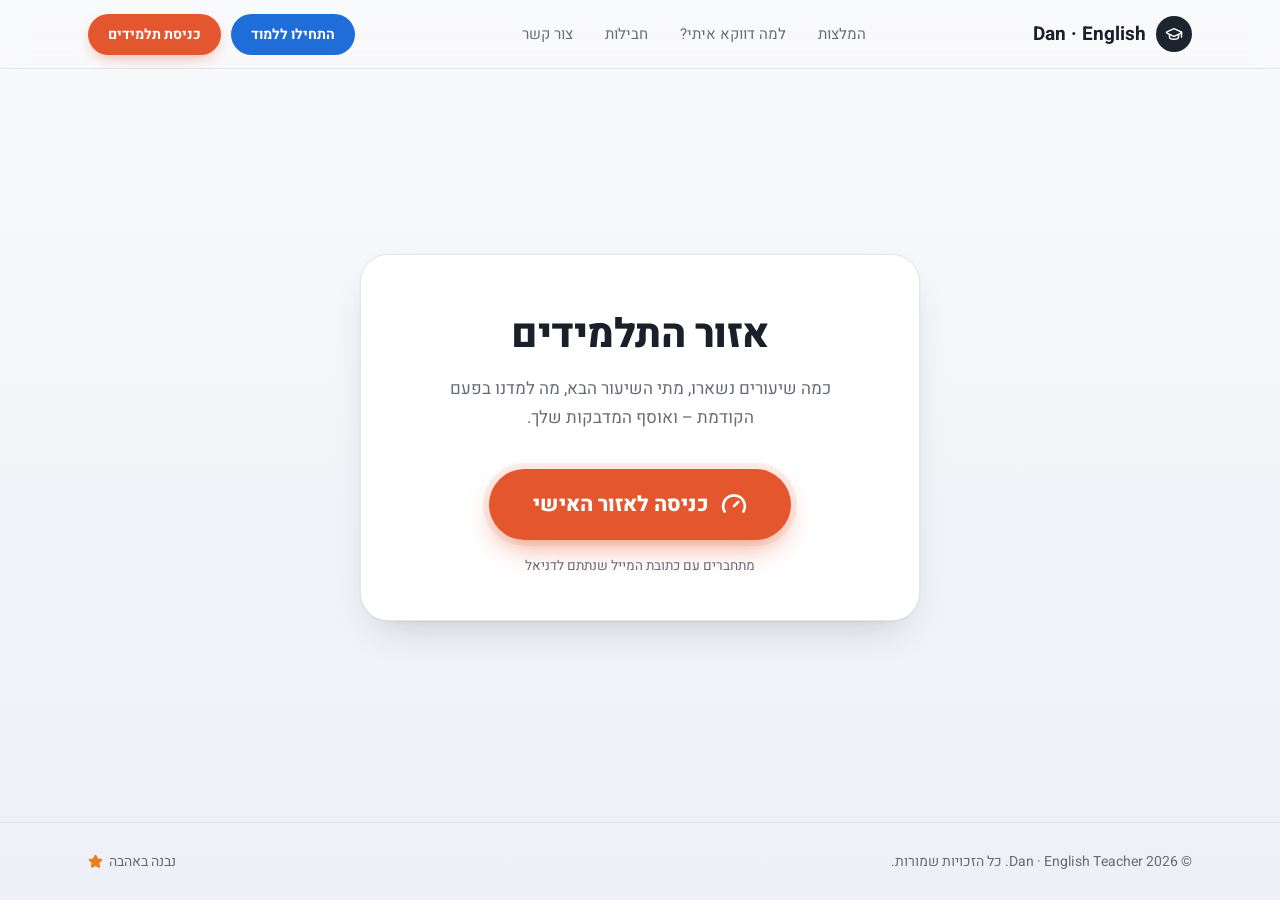
<file: students/index.html>
<!doctype html>
<html lang="he" dir="rtl">
<head>
  <meta charset="utf-8">
  <meta name="viewport" content="width=device-width, initial-scale=1">
  <title>אזור התלמידים | Dan · English</title>
  <meta name="description" content="אזור התלמידים של דן – כמה שיעורים נשארו, מתי השיעור הבא ומה למדנו בפעם הקודמת.">
  <meta name="robots" content="noindex">
  <link rel="icon" href="../favicon.svg" type="image/svg+xml">
  <link rel="preload" href="../assets/fonts/heebo-hebrew-800-normal.woff2" as="font" type="font/woff2" crossorigin>
  <link rel="stylesheet" href="../assets/styles.css?v=2026112005">
</head>
<body class="students-page">

<header class="site-header">
  <div class="container">
    <a class="brand" href="../#hero"><span class="brand-mark"><svg class="icon" xmlns="http://www.w3.org/2000/svg" viewBox="0 0 24 24" fill="none" stroke="currentColor" stroke-width="2" stroke-linecap="round" stroke-linejoin="round" aria-hidden="true" focusable="false"><path d="M21.42 10.922a1 1 0 0 0-.019-1.838L12.83 5.18a2 2 0 0 0-1.66 0L2.6 9.08a1 1 0 0 0 0 1.832l8.57 3.908a2 2 0 0 0 1.66 0z" /><path d="M22 10v6" /><path d="M6 12.5V16a6 3 0 0 0 12 0v-3.5" /></svg></span>Dan · English</a>
    <nav class="main-nav" aria-label="ניווט ראשי">
      <a href="../#testimonials">המלצות</a>
      <a href="../#why-me">למה דווקא איתי?</a>
      <a href="../#pricing">חבילות</a>
      <a href="../#contact">צור קשר</a>
    </nav>
    <div class="header-actions">
      <a class="btn btn-blue" href="../#pricing">התחילו ללמוד</a>
      <a class="btn btn-student" href="../students/">כניסת תלמידים</a>
    </div>
  </div>
</header>

<main class="students-main">
  <div class="students-card">
    <h1>אזור התלמידים</h1>
    <p class="lead">כמה שיעורים נשארו, מתי השיעור הבא, מה למדנו בפעם הקודמת – ואוסף המדבקות שלך.</p>
    <a class="login-btn" href="https://script.google.com/macros/s/AKfycbxZ_8vPmqTWPdURMtI7xnmQn9YB6EbLy5k8v9yoIWrj3kw8DuE7jWI9j6uW7Ch6gurFfA/exec" target="_blank" rel="noopener"><svg class="icon" xmlns="http://www.w3.org/2000/svg" viewBox="0 0 24 24" fill="none" stroke="currentColor" stroke-width="2" stroke-linecap="round" stroke-linejoin="round" aria-hidden="true" focusable="false"><path d="m12 14 4-4" /><path d="M3.34 19a10 10 0 1 1 17.32 0" /></svg> כניסה לאזור האישי</a>
    <p class="login-note">מתחברים עם כתובת המייל שנתתם לדניאל</p>
  </div>
</main>

<footer class="site-footer">
  <div class="container">
    <span>© <span id="year">2026</span> Dan · English Teacher. כל הזכויות שמורות.</span>
    <span class="love">נבנה באהבה <svg class="icon" xmlns="http://www.w3.org/2000/svg" viewBox="0 0 24 24" fill="none" stroke="currentColor" stroke-width="2" stroke-linecap="round" stroke-linejoin="round" aria-hidden="true" focusable="false"><path d="M11.525 2.295a.53.53 0 0 1 .95 0l2.31 4.679a2.123 2.123 0 0 0 1.595 1.16l5.166.756a.53.53 0 0 1 .294.904l-3.736 3.638a2.123 2.123 0 0 0-.611 1.878l.882 5.14a.53.53 0 0 1-.771.56l-4.618-2.428a2.122 2.122 0 0 0-1.973 0L6.396 21.01a.53.53 0 0 1-.77-.56l.881-5.139a2.122 2.122 0 0 0-.611-1.879L2.16 9.795a.53.53 0 0 1 .294-.906l5.165-.755a2.122 2.122 0 0 0 1.597-1.16z" /></svg></span>
  </div>
</footer>

<script src="../assets/visit-tracker.js?v=2026112002" defer></script>
</body>
</html>
</file>
<file: assets/styles.css>
/* =========================================================
   Dan · English — site styles
   Colours, font and spacing match the original Lovable site.
   ========================================================= */

/* Heebo (self-hosted, Hebrew + Latin) */
@font-face { font-family: 'Heebo'; font-style: normal; font-weight: 400; font-display: swap; src: url(fonts/heebo-hebrew-400-normal.woff2) format('woff2'); unicode-range: U+0307-0308,U+0590-05FF,U+200C-2010,U+20AA,U+25CC,U+FB1D-FB4F; }
@font-face { font-family: 'Heebo'; font-style: normal; font-weight: 400; font-display: swap; src: url(fonts/heebo-latin-400-normal.woff2) format('woff2'); unicode-range: U+0000-00FF,U+0131,U+0152-0153,U+02BB-02BC,U+02C6,U+02DA,U+02DC,U+0304,U+0308,U+0329,U+2000-206F,U+20AC,U+2122,U+2191,U+2193,U+2212,U+2215,U+FEFF,U+FFFD; }
@font-face { font-family: 'Heebo'; font-style: normal; font-weight: 500; font-display: swap; src: url(fonts/heebo-hebrew-500-normal.woff2) format('woff2'); unicode-range: U+0307-0308,U+0590-05FF,U+200C-2010,U+20AA,U+25CC,U+FB1D-FB4F; }
@font-face { font-family: 'Heebo'; font-style: normal; font-weight: 500; font-display: swap; src: url(fonts/heebo-latin-500-normal.woff2) format('woff2'); unicode-range: U+0000-00FF,U+0131,U+0152-0153,U+02BB-02BC,U+02C6,U+02DA,U+02DC,U+0304,U+0308,U+0329,U+2000-206F,U+20AC,U+2122,U+2191,U+2193,U+2212,U+2215,U+FEFF,U+FFFD; }
@font-face { font-family: 'Heebo'; font-style: normal; font-weight: 600; font-display: swap; src: url(fonts/heebo-hebrew-600-normal.woff2) format('woff2'); unicode-range: U+0307-0308,U+0590-05FF,U+200C-2010,U+20AA,U+25CC,U+FB1D-FB4F; }
@font-face { font-family: 'Heebo'; font-style: normal; font-weight: 600; font-display: swap; src: url(fonts/heebo-latin-600-normal.woff2) format('woff2'); unicode-range: U+0000-00FF,U+0131,U+0152-0153,U+02BB-02BC,U+02C6,U+02DA,U+02DC,U+0304,U+0308,U+0329,U+2000-206F,U+20AC,U+2122,U+2191,U+2193,U+2212,U+2215,U+FEFF,U+FFFD; }
@font-face { font-family: 'Heebo'; font-style: normal; font-weight: 700; font-display: swap; src: url(fonts/heebo-hebrew-700-normal.woff2) format('woff2'); unicode-range: U+0307-0308,U+0590-05FF,U+200C-2010,U+20AA,U+25CC,U+FB1D-FB4F; }
@font-face { font-family: 'Heebo'; font-style: normal; font-weight: 700; font-display: swap; src: url(fonts/heebo-latin-700-normal.woff2) format('woff2'); unicode-range: U+0000-00FF,U+0131,U+0152-0153,U+02BB-02BC,U+02C6,U+02DA,U+02DC,U+0304,U+0308,U+0329,U+2000-206F,U+20AC,U+2122,U+2191,U+2193,U+2212,U+2215,U+FEFF,U+FFFD; }
@font-face { font-family: 'Heebo'; font-style: normal; font-weight: 800; font-display: swap; src: url(fonts/heebo-hebrew-800-normal.woff2) format('woff2'); unicode-range: U+0307-0308,U+0590-05FF,U+200C-2010,U+20AA,U+25CC,U+FB1D-FB4F; }
@font-face { font-family: 'Heebo'; font-style: normal; font-weight: 800; font-display: swap; src: url(fonts/heebo-latin-800-normal.woff2) format('woff2'); unicode-range: U+0000-00FF,U+0131,U+0152-0153,U+02BB-02BC,U+02C6,U+02DA,U+02DC,U+0304,U+0308,U+0329,U+2000-206F,U+20AC,U+2122,U+2191,U+2193,U+2212,U+2215,U+FEFF,U+FFFD; }

:root {
  --radius: 14px;
  --background: #f9fafc;
  --foreground: #192029;
  --card: #ffffff;
  --primary: #1c2430;
  --secondary: #f1f4f7;
  --muted: #f1f4f7;
  --muted-foreground: #666c75;
  --accent: #1f6dd8;
  --accent-soft: rgba(31, 109, 216, 0.08);
  --border: #e2e5e9;
  --highlight: #e87f25;
  --whatsapp: #1c985a;
  --student: #e4572e;
  --navy-deep: #131b26;
  --gradient-hero: linear-gradient(180deg, #f9fafc 0%, #edf0f6 100%);
  --gradient-accent: linear-gradient(135deg, #2a76e2, #2954bc);
  --shadow-soft: 0 1px 2px #1c24300d, 0 8px 24px -12px #1c243026;
  --shadow-lift: 0 1px 2px #1c24300d, 0 18px 40px -18px #1c243040;
  --container: 1152px;
}

*, *::before, *::after { box-sizing: border-box; }

html {
  scroll-behavior: smooth;
  scroll-padding-top: 84px;
  -webkit-text-size-adjust: 100%;
}

body {
  margin: 0;
  font-family: Heebo, ui-sans-serif, system-ui, -apple-system, "Segoe UI", Arial, sans-serif;
  font-size: 16px;
  line-height: 1.5;
  color: var(--foreground);
  background: var(--background);
  -webkit-font-smoothing: antialiased;
}

img { max-width: 100%; height: auto; display: block; }
a { color: inherit; text-decoration: none; }
h1, h2, h3, p { margin: 0; }
ul { list-style: none; margin: 0; padding: 0; }
button { font: inherit; cursor: pointer; }

.icon { width: 1.25em; height: 1.25em; flex-shrink: 0; }

.container {
  width: 100%;
  max-width: var(--container);
  margin-inline: auto;
  padding-inline: 24px;
}

/* ---------- Shared bits ---------- */

.eyebrow {
  display: block;
  font-size: 13px;
  font-weight: 700;
  letter-spacing: 0.12em;
  color: var(--muted-foreground);
  margin-bottom: 12px;
}

.section-title {
  font-size: 40px;
  line-height: 1.15;
  font-weight: 800;
  letter-spacing: -1px;
}

.section-head { text-align: center; max-width: 720px; margin: 0 auto 48px; }
.section-head p { margin-top: 16px; font-size: 17px; color: var(--muted-foreground); }

.pill {
  display: inline-flex;
  align-items: center;
  gap: 8px;
  border-radius: 999px;
}

.btn {
  display: inline-flex;
  align-items: center;
  justify-content: center;
  gap: 10px;
  border: 0;
  border-radius: 999px;
  font-weight: 700;
  transition: transform .2s ease, box-shadow .2s ease, background-color .2s ease, filter .2s ease;
}
.btn:hover { transform: translateY(-1px); filter: brightness(1.05); }
.btn:focus-visible, a:focus-visible, button:focus-visible {
  outline: 3px solid rgba(31, 109, 216, .45);
  outline-offset: 3px;
}

.btn-blue { background: var(--accent); color: #fff; padding: 10px 20px; font-size: 14px; }
.btn-student {
  background: var(--student);
  color: #fff;
  padding: 10px 20px;
  font-size: 14px;
  box-shadow: 0 6px 16px -6px rgba(228, 87, 46, .6);
}
.btn-whatsapp {
  background: var(--whatsapp);
  color: #fff;
  padding: 16px 28px;
  font-size: 17px;
}
.btn-whatsapp .icon { width: 20px; height: 20px; }

.card {
  background: var(--card);
  border: 1px solid var(--border);
  border-radius: 20px;
}

/* ---------- Header ---------- */

.site-header {
  position: sticky;
  top: 0;
  z-index: 40;
  background: rgba(249, 250, 252, .85);
  -webkit-backdrop-filter: blur(12px);
  backdrop-filter: blur(12px);
  border-bottom: 1px solid var(--border);
}
.site-header .container {
  display: flex;
  align-items: center;
  justify-content: space-between;
  gap: 16px;
  height: 68px;
}
.brand { display: inline-flex; align-items: center; gap: 10px; font-size: 19px; font-weight: 700; white-space: nowrap; }
.brand-mark {
  width: 36px; height: 36px; border-radius: 50%;
  background: var(--primary); color: #fff;
  display: grid; place-items: center;
}
.brand-mark .icon { width: 18px; height: 18px; }

.main-nav { display: none; gap: 32px; }
.main-nav a { font-size: 15px; color: var(--muted-foreground); transition: color .15s; }
.main-nav a:hover { color: var(--foreground); }

.header-actions { display: flex; align-items: center; gap: 10px; }
.header-actions .btn-blue { display: none; }

/* ---------- Hero ---------- */

.hero {
  position: relative;
  overflow: hidden;
  background: var(--gradient-hero);
}
.hero::before, .hero::after {
  content: "";
  position: absolute;
  border-radius: 50%;
  filter: blur(80px);
  pointer-events: none;
}
.hero::before { width: 420px; height: 420px; background: rgba(31, 109, 216, .08); top: -120px; left: -80px; }
.hero::after  { width: 360px; height: 360px; background: rgba(232, 127, 37, .06); bottom: -140px; right: 10%; }

.hero-grid {
  position: relative;
  display: grid;
  gap: 48px;
  align-items: center;
  padding-block: 56px 72px;
}
.hero-tag {
  background: #fff;
  border: 1px solid var(--border);
  padding: 6px 14px;
  font-size: 13px;
  font-weight: 600;
  color: var(--muted-foreground);
  margin-bottom: 24px;
}
.hero-tag .icon { width: 15px; height: 15px; color: var(--foreground); }
.hero h1 {
  font-size: 40px;
  line-height: 1.22;
  font-weight: 800;
  letter-spacing: -1px;
}
.hero h1 .accent { color: var(--accent); display: block; }
.hero-lead { margin-top: 20px; font-size: 18px; line-height: 1.65; color: var(--muted-foreground); max-width: 520px; }

.hero-points { margin-top: 28px; display: grid; gap: 14px; max-width: 520px; }
.hero-points li { display: flex; align-items: flex-start; gap: 14px; font-size: 16px; line-height: 1.6; }
.icon-circle {
  width: 36px; height: 36px; border-radius: 50%;
  display: grid; place-items: center;
  background: #fff; border: 1px solid var(--border);
  color: var(--foreground);
  flex-shrink: 0;
}
.icon-circle .icon { width: 18px; height: 18px; }

.hero-cta { margin-top: 32px; max-width: 448px; }
.hero-cta .btn-whatsapp { width: 100%; animation: wa-ring 2.6s ease-out infinite; }
@keyframes wa-ring {
  0%   { box-shadow: 0 0 0 0 rgba(28, 152, 90, .45); }
  70%  { box-shadow: 0 0 0 10px rgba(28, 152, 90, 0); }
  100% { box-shadow: 0 0 0 0 rgba(28, 152, 90, 0); }
}
.hero-links {
  margin-top: 16px;
  display: flex; justify-content: center; align-items: center; gap: 16px;
  font-size: 15px; font-weight: 600; color: var(--accent);
}
.hero-links a:hover { text-decoration: underline; text-underline-offset: 4px; }
.hero-links .sep { width: 1px; height: 16px; background: var(--border); }
.trust {
  margin-top: 14px;
  display: flex; justify-content: center; align-items: center; gap: 8px;
  font-size: 14px; color: var(--muted-foreground);
}
.trust:hover { color: var(--foreground); }
.stars { display: inline-flex; gap: 2px; color: var(--highlight); }
.stars .icon { width: 17px; height: 17px; fill: currentColor; }

.hero-media { display: flex; justify-content: center; }
.hero-photo {
  width: 100%;
  max-width: 448px;
  aspect-ratio: 1;
  border-radius: 50%;
  padding: 14px;
  background: #fbf3e4;
  box-shadow: 0 30px 60px -30px rgba(28, 36, 48, .35), 0 0 0 10px rgba(31, 109, 216, .06);
}
.hero-photo img { width: 100%; height: 100%; border-radius: 50%; object-fit: cover; }

/* ---------- Hero teaser: free phone assessment ---------- */

.free-call-teaser {
  display: flex; align-items: center; gap: 10px;
  margin-bottom: 14px; padding: 10px 14px;
  background: #fff6ec; border: 1px solid rgba(232, 127, 37, .35);
  border-radius: 14px;
  font-size: 14.5px; line-height: 1.45; color: #7a3d08;
  transition: transform .2s ease, box-shadow .2s ease;
}
.free-call-teaser b { font-weight: 800; }
.free-call-teaser:hover { transform: translateY(-1px); box-shadow: 0 8px 20px -12px rgba(232, 127, 37, .6); }
.gift-dot {
  width: 30px; height: 30px; border-radius: 50%;
  display: grid; place-items: center; flex-shrink: 0;
  background: var(--highlight); color: #fff;
}
.gift-dot .icon { width: 16px; height: 16px; }
.free-call-teaser .chev { width: 18px; height: 18px; margin-inline-start: auto; color: var(--highlight); }

/* ---------- Free phone assessment ---------- */

.free-call { padding-top: 72px; }
.free-call-card {
  position: relative; overflow: hidden;
  display: grid; gap: 36px; align-items: center;
  max-width: 1040px; margin-inline: auto;
  padding: 48px 44px;
  background: linear-gradient(135deg, #ffffff 0%, #f4f8ff 60%, #fff6ec 100%);
  border: 1px solid var(--border);
  border-radius: 28px;
  box-shadow: var(--shadow-lift);
}
.free-call-card::before {
  content: ""; position: absolute; pointer-events: none;
  width: 320px; height: 320px; border-radius: 50%;
  background: rgba(232, 127, 37, .10); filter: blur(70px);
  top: -140px; left: -100px;
}
.free-call-text, .free-call-topics { position: relative; }
.free-call-tag {
  background: var(--highlight); color: #fff;
  padding: 7px 14px; font-size: 13px; font-weight: 800;
  box-shadow: 0 6px 16px -6px rgba(232, 127, 37, .6);
}
.free-call-tag .icon { width: 16px; height: 16px; }
.free-call h2 { margin-top: 18px; font-size: 40px; line-height: 1.2; font-weight: 800; letter-spacing: -1px; }
.free-call h2 .accent { color: var(--accent); }
.free-call .lead { margin-top: 16px; font-size: 17px; line-height: 1.7; color: var(--muted-foreground); }
.free-call-promise {
  margin-top: 16px; padding-inline-start: 14px;
  border-inline-start: 3px solid var(--highlight);
  font-size: 16px; font-weight: 700; line-height: 1.6;
}
.free-call .btn-whatsapp { margin-top: 26px; animation: wa-ring 2.6s ease-out infinite; }
.free-call-topics-title { display: block; font-size: 15px; font-weight: 800; margin-bottom: 14px; }
.free-call-topics ul { display: grid; gap: 12px; }
.free-call-item {
  display: flex; align-items: flex-start; gap: 14px;
  background: #fff; border: 1px solid var(--border); border-radius: 16px;
  padding: 16px;
  box-shadow: var(--shadow-soft);
}
.free-call-item .icon-box { background: #e3ecfa; color: var(--accent); }
.free-call-item h3 { font-size: 16px; font-weight: 800; }
.free-call-item p { margin-top: 4px; font-size: 14.5px; line-height: 1.6; color: var(--muted-foreground); }

@media (min-width: 900px) {
  .free-call-card { grid-template-columns: 1fr 1fr; gap: 48px; }
}
@media (max-width: 767px) {
  .free-call { padding-top: 56px; }
  .free-call-card { padding: 32px 20px; border-radius: 24px; gap: 28px; }
  .free-call h2 { font-size: 30px; }
  .free-call .lead { font-size: 16px; }
  .free-call .btn-whatsapp { width: 100%; padding-inline: 20px; }
}
@media (prefers-reduced-motion: reduce) {
  .free-call .btn-whatsapp { animation: none; }
  .free-call-teaser { transition: none; }
}

/* ---------- Specialisations + soldier promo ---------- */

.specializations { padding-top: 80px; text-align: center; }
.chips { display: flex; flex-wrap: wrap; justify-content: center; gap: 12px; max-width: 820px; margin: 32px auto 0; }
.chip {
  background: #fff; border: 1px solid var(--border);
  border-radius: 999px; padding: 8px 16px;
  font-size: 14px; font-weight: 500;
}

.promo-strip { padding: 64px 0 16px; }
.promo-strip .card {
  max-width: 976px; margin-inline: auto;
  display: flex; align-items: center; justify-content: space-between; gap: 16px; flex-wrap: wrap;
  padding: 16px 24px;
  box-shadow: var(--shadow-soft);
}
.promo-strip p { font-size: 15px; font-weight: 500; }
.code {
  display: inline-block;
  font-family: ui-monospace, SFMono-Regular, Menlo, Consolas, monospace;
  font-size: 13px; font-weight: 700;
  background: var(--muted); border: 1px solid var(--border);
  border-radius: 8px; padding: 2px 8px; margin-inline: 4px;
  direction: ltr;
}

/* ---------- About ---------- */

.about { padding: 96px 0 40px; }
.about-grid { display: grid; gap: 48px; align-items: start; }
.about h2 { font-size: 40px; line-height: 1.2; font-weight: 800; letter-spacing: -1px; }
.badges { display: flex; flex-wrap: wrap; gap: 10px; margin-top: 18px; }
.badge {
  padding: 6px 14px; font-size: 13px; font-weight: 700;
  background: #fff; border: 1px solid var(--border);
}
.badge.blue { background: #eef4fd; border-color: #c9dbf6; }
.badge .icon { width: 16px; height: 16px; color: var(--muted-foreground); }
.flag { width: 22px; height: 11px; border-radius: 2px; flex-shrink: 0; }
.about-text p { margin-top: 20px; font-size: 16px; line-height: 1.8; color: var(--muted-foreground); }
.quote {
  margin-top: 28px;
  background: var(--accent-soft);
  border: 1px solid rgba(31, 109, 216, .3);
  border-radius: 16px;
  padding: 20px 24px;
  font-size: 15.5px; line-height: 1.75; font-weight: 500;
}

.about-media { display: grid; gap: 16px; justify-items: center; }
.portrait { position: relative; width: min(312px, 100%); }
.portrait img {
  width: 100%; aspect-ratio: 4 / 5; object-fit: cover;
  border-radius: 24px; box-shadow: var(--shadow-lift);
}
.portrait .badge { position: absolute; bottom: 14px; right: 14px; box-shadow: var(--shadow-soft); font-size: 12px; }
.creds { display: grid; grid-template-columns: 1fr 1fr; gap: 14px; width: 100%; max-width: 420px; }
.cred {
  display: flex; align-items: center; gap: 12px;
  padding: 14px 16px; font-size: 14px; font-weight: 700; line-height: 1.35;
  box-shadow: var(--shadow-soft);
}
.cred .icon-circle { background: var(--muted); border: 0; color: var(--muted-foreground); }

/* ---------- Testimonials ---------- */

.testimonials { padding: 96px 0; }
.reviews { display: grid; gap: 20px; }
.review { padding: 24px; display: flex; flex-direction: column; box-shadow: var(--shadow-soft); }
.review p { flex: 1; margin-top: 14px; font-size: 15px; line-height: 1.7; }
.review footer {
  margin-top: 18px; padding-top: 18px;
  border-top: 1px solid var(--border);
  display: flex; align-items: center; gap: 12px;
  font-size: 14px; font-weight: 700;
}
.avatar {
  width: 36px; height: 36px; border-radius: 50%;
  background: var(--muted); color: var(--muted-foreground);
  display: grid; place-items: center; font-weight: 600; font-size: 14px;
}
html.js .review.extra { display: none; }
html.js .reviews.show-all .review.extra { display: flex; }
.reviews-more { display: flex; justify-content: center; margin-top: 32px; }
.btn-outline {
  background: #fff; color: var(--accent);
  border: 1.5px solid var(--accent);
  padding: 11px 24px; font-size: 15px;
}
.btn-outline .icon { width: 18px; height: 18px; transition: transform .2s; }
.reviews.show-all + .reviews-more .icon { transform: rotate(180deg); }

/* ---------- Why me ---------- */

.why { padding: 96px 0; }
.why-grid { display: grid; gap: 20px; }
.why-card { padding: 24px; box-shadow: var(--shadow-soft); }
.why-card .head { display: flex; align-items: center; gap: 14px; }
.why-card h3 { font-size: 18px; font-weight: 700; }
.why-card p { margin-top: 8px; font-size: 15px; line-height: 1.7; color: var(--muted-foreground); padding-inline-start: 58px; }
.icon-box {
  width: 44px; height: 44px; border-radius: 12px;
  background: var(--muted); color: var(--foreground);
  display: grid; place-items: center; flex-shrink: 0;
}
.icon-box .icon { width: 20px; height: 20px; }

/* ---------- Custom app ---------- */

.custom-app { padding: 112px 0; background: rgba(241, 244, 247, .6); }
.app-grid { display: grid; gap: 56px; align-items: center; }
.big-title { font-size: 40px; line-height: 1.15; font-weight: 800; letter-spacing: -1px; }
.app-text .lead { margin-top: 18px; font-size: 17px; line-height: 1.7; color: var(--muted-foreground); }
.checks { margin-top: 24px; display: grid; gap: 14px; }
.checks li { display: flex; align-items: center; gap: 12px; font-size: 16px; }
.check-dot {
  width: 28px; height: 28px; border-radius: 50%;
  background: #e3ecfa; color: var(--accent);
  display: grid; place-items: center; flex-shrink: 0;
}
.check-dot .icon { width: 15px; height: 15px; stroke-width: 3; }

.app-mock {
  width: min(320px, 100%);
  margin-inline: auto;
  background: #fff;
  border: 1px solid var(--border);
  border-radius: 28px;
  padding: 22px 20px 20px;
  box-shadow: var(--shadow-lift);
}
.app-mock .top { display: flex; align-items: center; gap: 12px; padding-bottom: 16px; border-bottom: 1px solid var(--border); }
.app-icon {
  width: 40px; height: 40px; border-radius: 12px;
  background: var(--accent); color: #fff;
  display: grid; place-items: center;
}
.app-icon .icon { width: 20px; height: 20px; }
.app-mock .name { font-weight: 700; font-size: 15px; }
.app-mock .sub { font-size: 12px; color: var(--muted-foreground); }
.bar { margin-top: 16px; }
.bar .row { display: flex; justify-content: space-between; font-size: 12px; color: var(--muted-foreground); }
.bar .row b { color: var(--foreground); }
.bar .track { margin-top: 6px; height: 8px; border-radius: 99px; background: #eef0f3; overflow: hidden; }
.bar .fill { height: 100%; border-radius: 99px; background: var(--gradient-accent); }
.app-mock .ready {
  margin-top: 18px; text-align: center;
  border: 1px solid var(--border); border-radius: 14px;
  background: var(--background); padding: 14px;
}
.app-mock .ready b { display: block; font-size: 14px; }
.app-mock .ready span { font-size: 12px; color: var(--muted-foreground); }

/* ---------- Podcast ---------- */

.podcast { padding: 112px 0; }
.podcast-grid { display: grid; gap: 48px; align-items: center; }
.podcast .tag {
  background: #e8f8ee; color: #137a3a;
  padding: 6px 14px; font-size: 13px; font-weight: 700;
  margin-bottom: 20px;
}
.podcast .tag .icon { width: 15px; height: 15px; }
.podcast-text .lead { margin-top: 18px; font-size: 17px; line-height: 1.7; color: var(--muted-foreground); }
.btn-spotify {
  margin-top: 32px;
  background: #1db954; color: #0b0b0b;
  padding: 15px 28px; font-size: 16px;
  box-shadow: 0 8px 20px -8px rgba(29, 185, 84, .6);
}
.btn-spotify .icon { width: 18px; height: 18px; }
.podcast-player { display: grid; gap: 12px; padding: 18px 16px 14px; box-shadow: var(--shadow-lift); border-radius: 24px; }
.podcast-player-title { font-size: 15px; font-weight: 700; padding-inline: 4px; }
.podcast-player iframe { display: block; width: 100%; height: 152px; border: 0; border-radius: 12px; }
.podcast-note { text-align: center; font-size: 13px; color: var(--muted-foreground); }

/* ---------- Voice feedback ---------- */

.voice { padding: 112px 0; background: var(--gradient-hero); text-align: center; }
.voice .tag {
  background: #fff; border: 1px solid var(--border);
  padding: 6px 14px; font-size: 13px; font-weight: 600; color: var(--muted-foreground);
  margin-bottom: 20px;
}
.voice .tag .icon { width: 15px; height: 15px; }
.voice p { margin: 18px auto 0; max-width: 460px; font-size: 17px; line-height: 1.7; color: var(--muted-foreground); }
.voice .btn-whatsapp { margin-top: 32px; }

/* ---------- Pricing ---------- */

.pricing { padding: 112px 0; background: rgba(241, 244, 247, .6); }
.plans { display: grid; gap: 24px; align-items: stretch; }
.plan {
  position: relative;
  padding: 28px 24px 24px;
  display: flex; flex-direction: column;
  box-shadow: var(--shadow-soft);
}
.plan.featured { border: 2px solid var(--accent); box-shadow: 0 20px 40px -24px rgba(31, 109, 216, .45); }
.plan .ribbon {
  position: absolute; top: -12px; left: 20px;
  background: var(--accent); color: #fff;
  font-size: 12px; font-weight: 700;
  border-radius: 999px; padding: 4px 12px;
  box-shadow: 0 6px 14px -8px rgba(31, 109, 216, .7);
}
.plan .head { display: flex; align-items: flex-start; gap: 12px; }
.plan h3 { font-size: 20px; font-weight: 800; line-height: 1.3; }
.plan .subtitle { margin-top: 4px; font-size: 13px; line-height: 1.5; color: var(--muted-foreground); }
.plan .tag {
  align-self: flex-start;
  margin-top: 14px;
  font-size: 12px; font-weight: 700; color: var(--muted-foreground);
  background: var(--muted); border: 1px solid var(--border);
  border-radius: 999px; padding: 3px 12px;
}
.price { margin-top: 18px; display: flex; align-items: baseline; flex-wrap: wrap; gap: 4px 8px; }
.price .amount { font-size: 44px; font-weight: 800; letter-spacing: -1px; line-height: 1; }
.price .cur { font-size: 20px; font-weight: 700; }
.price .old { font-size: 17px; color: var(--muted-foreground); text-decoration: line-through; }
.price .per { font-size: 14px; color: var(--muted-foreground); }
.plan .desc { margin-top: 10px; font-size: 14px; line-height: 1.6; color: var(--muted-foreground); }
.coupon {
  margin-top: 16px;
  display: flex; align-items: center; justify-content: space-between; gap: 10px;
  background: var(--muted); border: 1px solid var(--border);
  border-radius: 14px; padding: 12px 14px;
  font-size: 14px; font-weight: 700;
}
.coupon .label { display: flex; align-items: center; gap: 8px; }
.coupon .label .icon { width: 16px; height: 16px; color: var(--muted-foreground); }
.coupon .code-dark {
  font-family: ui-monospace, SFMono-Regular, Menlo, Consolas, monospace;
  background: var(--primary); color: #fff;
  font-size: 13px; letter-spacing: .04em;
  border-radius: 999px; padding: 6px 14px; direction: ltr;
}
.plan .rule { margin: 20px 0 16px; border-top: 1px solid var(--border); }
.plan .features { display: grid; gap: 10px; margin-bottom: 24px; }
.plan .features li { display: flex; align-items: flex-start; gap: 10px; font-size: 14px; line-height: 1.5; }
.plan .features .icon { width: 16px; height: 16px; margin-top: 3px; color: var(--foreground); }
.plan .choose {
  margin-top: auto; width: 100%;
  padding: 13px 20px; font-size: 15px;
  background: var(--muted); color: var(--foreground);
  border: 1px solid var(--border);
}
.plan.featured .choose { background: var(--accent); color: #fff; border-color: var(--accent); }

.included { margin-top: 40px; padding: 28px; text-align: center; box-shadow: var(--shadow-soft); }
.included h3 { font-size: 18px; font-weight: 800; }
.included-grid { margin-top: 20px; display: grid; gap: 16px; }
.included-item {
  display: flex; align-items: center; gap: 14px; text-align: start;
  border: 1px solid var(--border); border-radius: 14px;
  background: var(--background);
  padding: 16px 18px; font-size: 16px; font-weight: 700; line-height: 1.5;
}
.refund {
  margin-top: 20px; padding: 16px 20px; text-align: center;
  font-size: 13.5px; color: var(--muted-foreground);
}

/* ---------- Contact ---------- */

.contact { padding: 96px 0; background: #1c2430; color: #fff; text-align: center; }
.contact h2 { font-size: 40px; font-weight: 800; letter-spacing: -1px; }
.contact p { margin-top: 14px; font-size: 16px; color: rgba(255, 255, 255, .72); }
.contact .btn-whatsapp { margin-top: 28px; }

/* ---------- Footer ---------- */

.site-footer { border-top: 1px solid var(--border); padding: 28px 0; font-size: 14px; color: var(--muted-foreground); }
.site-footer .container { display: flex; align-items: center; justify-content: space-between; gap: 12px; flex-wrap: wrap; }
.site-footer .love { display: inline-flex; align-items: center; gap: 6px; }
.site-footer .love .icon { width: 15px; height: 15px; color: var(--highlight); fill: currentColor; }
.footer-social {
  display: inline-flex; align-items: center; gap: 12px;
  padding: 7px 7px 7px 20px;
  background: #eef4ff;
  border: 1px solid rgba(24, 119, 242, .35);
  border-radius: 999px;
  color: var(--foreground);
  box-shadow: 0 8px 22px -12px rgba(24, 119, 242, .7);
  transition: transform .2s ease, box-shadow .2s ease;
}
.footer-social:hover { transform: translateY(-2px); box-shadow: 0 12px 26px -12px rgba(24, 119, 242, .8); }
.fb-dot {
  width: 42px; height: 42px; border-radius: 50%; flex-shrink: 0;
  display: grid; place-items: center;
  background: #1877f2; color: #fff;
  animation: fb-ring 2.6s ease-out infinite;
}
.fb-dot .icon { width: 22px; height: 22px; }
@keyframes fb-ring {
  0%   { box-shadow: 0 0 0 0 rgba(24, 119, 242, .45); }
  70%  { box-shadow: 0 0 0 9px rgba(24, 119, 242, 0); }
  100% { box-shadow: 0 0 0 0 rgba(24, 119, 242, 0); }
}
.fb-text { display: grid; gap: 2px; text-align: start; line-height: 1.3; }
.fb-text b { font-size: 15px; font-weight: 800; color: #1260c9; }
.fb-text small { display: inline-flex; align-items: center; gap: 5px; font-size: 13px; font-weight: 600; color: #a2520e; }
.fb-text small .icon { width: 14px; height: 14px; }
@media (prefers-reduced-motion: reduce) {
  .fb-dot { animation: none; }
  .footer-social { transition: none; }
}

/* ---------- Floating WhatsApp ---------- */

.wa-float {
  position: fixed; left: 20px; bottom: 20px; z-index: 50;
  width: 56px; height: 56px; border-radius: 50%;
  background: var(--whatsapp); color: #fff;
  display: grid; place-items: center;
  box-shadow: 0 10px 24px -8px rgba(28, 152, 90, .7);
  transition: transform .2s ease;
}
.wa-float:hover { transform: translateY(-2px) scale(1.04); }
.wa-float .icon { width: 26px; height: 26px; }

/* ---------- Students page ---------- */

.students-page { min-height: 100vh; display: flex; flex-direction: column; background: var(--gradient-hero); }
.students-main { flex: 1; display: grid; place-items: center; padding: 56px 20px 72px; }
.students-card {
  width: 100%; max-width: 560px;
  background: #fff; border: 1px solid var(--border);
  border-radius: 28px; box-shadow: var(--shadow-lift);
  padding: 48px 28px 40px; text-align: center;
}
.students-card h1 { font-size: 34px; font-weight: 800; letter-spacing: -.5px; line-height: 1.2; }
.students-card .lead { margin: 16px auto 0; max-width: 420px; font-size: 17px; line-height: 1.7; color: var(--muted-foreground); }
.login-btn {
  margin-top: 36px;
  display: flex; width: 100%;
  align-items: center; justify-content: center; gap: 12px;
  background: var(--student); color: #fff;
  font-size: 21px; font-weight: 800;
  border-radius: 999px; padding: 20px 32px;
  box-shadow: 0 12px 30px -8px rgba(228, 87, 46, .6), 0 0 0 6px rgba(228, 87, 46, .1);
  transition: transform .2s ease, box-shadow .2s ease;
  animation: student-pulse 3.2s ease-in-out infinite;
}
.login-btn .icon { width: 26px; height: 26px; stroke-width: 2.4; }
.login-btn:hover {
  transform: translateY(-3px);
  box-shadow: 0 18px 36px -10px rgba(228, 87, 46, .7), 0 0 0 8px rgba(228, 87, 46, .12);
}
@keyframes student-pulse {
  0%, 70%, 100% { box-shadow: 0 12px 30px -8px rgba(228, 87, 46, .6), 0 0 0 6px rgba(228, 87, 46, .1); }
  80% { box-shadow: 0 12px 30px -8px rgba(228, 87, 46, .6), 0 0 0 14px rgba(228, 87, 46, .16); }
  90% { box-shadow: 0 12px 30px -8px rgba(228, 87, 46, .6), 0 0 0 6px rgba(228, 87, 46, .1); }
}
.login-note { margin-top: 16px; font-size: 13.5px; color: var(--muted-foreground); }

/* ---------- Responsive ---------- */

@media (min-width: 640px) {
  .included-grid { grid-template-columns: 1fr 1fr; }
  .reviews { grid-template-columns: 1fr 1fr; }
  .students-card { padding: 56px 48px 44px; }
  .students-card h1 { font-size: 40px; }
  .login-btn { display: inline-flex; width: auto; padding: 20px 44px; }
}

@media (min-width: 768px) {
  .header-actions .btn-blue { display: inline-flex; }
  .hero-grid { grid-template-columns: 1.05fr 1fr; padding-block: 96px; }
  .hero h1 { font-size: 52px; letter-spacing: -1.5px; }
  .about-grid { grid-template-columns: 1.1fr 1fr; gap: 56px; }
  .why-grid { grid-template-columns: 1fr 1fr; }
  .app-grid { grid-template-columns: 1.15fr 1fr; }
  .podcast-grid { grid-template-columns: 1fr 1.1fr; gap: 56px; }
  .plans { grid-template-columns: 1fr 1fr; }
  .section-title, .about h2, .big-title, .contact h2 { font-size: 44px; }
}

@media (min-width: 900px) {
  .main-nav { display: flex; gap: 22px; }
  .main-nav a { font-size: 14px; }
}

@media (min-width: 1024px) {
  .hero h1 { font-size: 60px; line-height: 1.25; }
  .reviews { grid-template-columns: repeat(3, 1fr); }
  .plans { grid-template-columns: repeat(4, 1fr); gap: 20px; }
  .main-nav { gap: 32px; }
  .main-nav a { font-size: 15px; }
}

@media (max-width: 767px) {
  .hero-grid { padding-block: 40px 56px; gap: 40px; }
  .hero-photo { max-width: min(300px, 76vw); padding: 10px; }
  .hero-lead { font-size: 17px; }
  .section-title, .about h2, .big-title, .contact h2 { font-size: 32px; }
  .specializations { padding-top: 64px; }
  .about, .testimonials, .why, .contact { padding-block: 72px; }
  .custom-app, .voice, .pricing, .podcast { padding-block: 80px; }
  .btn-spotify { width: 100%; }
  .why-card p { padding-inline-start: 0; }
  .promo-strip .card { justify-content: center; text-align: center; }
  .creds { grid-template-columns: 1fr 1fr; }
  .cred { padding: 12px; font-size: 13px; }
  .site-footer .container { justify-content: center; text-align: center; }
  .site-footer { padding-bottom: 88px; } /* keeps the footer clear of the floating WhatsApp button */
  .wa-float { left: 16px; bottom: 16px; }
}

@media (prefers-reduced-motion: reduce) {
  html { scroll-behavior: auto; }
  .hero-cta .btn-whatsapp, .login-btn { animation: none; }
  .btn, .login-btn, .wa-float { transition: none; }
}

/* ---------- Google rating badge + English reviews ---------- */
.google-score {
  margin-top: 20px;
  display: inline-flex; align-items: center; gap: 10px;
  background: #fff; border: 1px solid var(--border);
  border-radius: 999px; padding: 8px 18px;
  font-size: 14px; color: var(--muted-foreground);
  box-shadow: var(--shadow-soft);
  transition: color .15s, box-shadow .15s;
}
.google-score b { font-size: 17px; font-weight: 800; color: var(--foreground); }
.google-score:hover { color: var(--foreground); box-shadow: var(--shadow-lift); }
.review p[dir="ltr"] { text-align: left; }

/* ---------- Lessons per package ---------- */
.plan .lessons {
  margin-top: 14px;
  display: flex; align-items: center; gap: 8px;
  background: #eef4fd; border: 1px solid #c9dbf6;
  border-radius: 12px; padding: 8px 12px;
  font-size: 15px; font-weight: 700; color: var(--accent);
}
.plan .lessons .icon { width: 18px; height: 18px; }

/* ---------- Group lessons package ---------- */
.plan-group { margin: 0 0 48px; padding: 32px 24px 24px; border: 2px solid var(--highlight); }
.plan-group .ribbon { background: var(--highlight); box-shadow: 0 6px 14px -8px rgba(232, 127, 37, .7); }
.group-grid { display: grid; gap: 28px; }
.group-main, .group-side { display: flex; flex-direction: column; }
.group-note {
  margin-top: 16px;
  display: flex; align-items: flex-start; gap: 10px;
  background: #fdf3ea; border: 1px solid #f5cfa9;
  border-radius: 14px; padding: 12px 14px;
  font-size: 14px; line-height: 1.6;
}
.group-note .icon { width: 18px; height: 18px; margin-top: 2px; flex-shrink: 0; color: var(--highlight); }
.group-options-title { font-size: 16px; font-weight: 800; margin-bottom: 14px; }
.group-options { display: grid; gap: 12px; margin: 0 0 20px; padding: 0; list-style: none; }
.group-options li {
  display: flex; align-items: flex-start; gap: 12px;
  background: var(--background); border: 1px solid var(--border);
  border-radius: 14px; padding: 14px 16px;
}
.group-options .num {
  flex-shrink: 0; width: 28px; height: 28px; border-radius: 999px;
  display: grid; place-items: center;
  background: var(--accent); color: #fff; font-size: 14px; font-weight: 800;
}
.group-options b { display: block; font-size: 15px; margin-bottom: 2px; }
.group-options p { font-size: 14px; line-height: 1.6; color: var(--muted-foreground); }
.plan-group .choose { background: var(--accent); color: #fff; border-color: var(--accent); }

/* New item in "included in every package" */
.included-new { grid-column: 1 / -1; background: #eef4fd; border-color: #c9dbf6; }
.included-new .new-badge {
  display: inline-block; vertical-align: 2px; margin-inline-end: 4px;
  background: var(--accent); color: #fff;
  font-size: 12px; font-weight: 700; border-radius: 999px; padding: 2px 10px;
}
.included-new a { color: var(--accent); white-space: nowrap; }
.included-new a:hover { text-decoration: underline; }

@media (min-width: 768px) {
  .plan-group { padding: 36px 32px 28px; }
  .group-grid { grid-template-columns: 1fr 1.15fr; gap: 40px; }
  .group-side { border-inline-start: 1px solid var(--border); padding-inline-start: 40px; }
}

/* ---------- Review ticker (fixed to the bottom of the screen, built by main.js) ---------- */
.review-ticker {
  position: fixed; inset-inline: 0; bottom: 0; z-index: 40;
  display: block; color: var(--foreground);
  background: rgba(255, 255, 255, .97);
  -webkit-backdrop-filter: blur(8px); backdrop-filter: blur(8px);
  border-top: 1px solid var(--border);
  box-shadow: 0 -10px 28px -18px rgba(28, 36, 48, .45);
  --rt-lh: 22px;
}
.rt-inner { display: flex; align-items: center; gap: 20px; padding-block: 10px; }
.rt-slide {
  flex: 1; min-width: 0;
  display: flex; align-items: center; gap: 12px;
  transition: opacity .35s ease, transform .35s ease;
}
.rt-slide.leaving { opacity: 0; transform: translateY(-14px); }
.rt-slide.entering { opacity: 0; transform: translateY(14px); transition: none; }
.rt-slide .avatar { width: 34px; height: 34px; font-size: 13px; flex-shrink: 0; background: #fdf3ea; color: var(--highlight); font-weight: 800; }
.rt-body { flex: 1; min-width: 0; }
.rt-meta { display: flex; align-items: center; gap: 8px; font-size: 13.5px; font-weight: 700; line-height: 1.4; }
.rt-meta .stars .icon { width: 12px; height: 12px; }
/* Two-line window; long reviews scroll up inside it one line at a time */
.rt-window { margin-top: 2px; height: calc(var(--rt-lh) * 2); overflow: hidden; }
.rt-text {
  font-size: 14.5px; line-height: var(--rt-lh); color: #3d4450;
  transition: transform .6s ease;
}
.rt-text[dir="ltr"] { text-align: left; }
.rt-all { flex-shrink: 0; font-size: 14px; font-weight: 700; color: var(--accent); white-space: nowrap; }
.review-ticker:hover .rt-all { text-decoration: underline; }
html.has-ticker body { padding-bottom: var(--ticker-h, 84px); }
html.has-ticker .wa-float { bottom: calc(var(--ticker-h, 84px) + 16px); }

@media (max-width: 767px) {
  .review-ticker { --rt-lh: 21px; }
  .rt-inner { gap: 10px; padding-block: 9px; }
  .rt-text { font-size: 13.5px; }
  .rt-all { display: none; }
}

@media (prefers-reduced-motion: reduce) {
  .rt-slide, .rt-slide.leaving, .rt-slide.entering, .rt-text { transition: none; transform: none; }
}

/* ---------- Student dashboard preview ---------- */
.dash-note { margin-top: 20px; font-size: 15px; font-weight: 600; }
.dash-cta { margin-top: 22px; display: inline-flex; }
.dash-shots { width: min(380px, 100%); margin-inline: auto; display: grid; gap: 14px; }
.dash-screen {
  margin: 0; background: #fff; color: #192029;
  border: 1px solid var(--border); border-radius: 22px;
  box-shadow: var(--shadow-lift); padding: 18px 20px;
  font-family: Heebo, ui-sans-serif, system-ui, sans-serif;
}
.dash-main { border-radius: 28px; padding: 22px 22px 20px; background: #eaf3fd; }
.dash-label {
  font-family: ui-monospace, "SFMono-Regular", Menlo, Consolas, monospace;
  font-size: 10.5px; letter-spacing: 1.5px; text-transform: uppercase; color: #5b6573;
}
.dash-hello { margin-top: 6px; font-size: 22px; font-weight: 800; letter-spacing: -.5px; }
.dash-gauge { display: block; width: 100%; max-width: 230px; margin: 12px auto 0; }
.dash-big { text-align: center; font-size: 14px; color: #3d4654; margin-top: 2px; }
.dash-big b { font-size: 26px; font-weight: 800; color: #131b26; margin-inline-end: 4px; }
.dash-next {
  margin-top: 14px; display: flex; justify-content: space-between; align-items: center;
  background: #131b26; color: #fff; border-radius: 14px; padding: 11px 14px; font-size: 13px;
}
.dash-next b { font-size: 14px; }
.dash-row { display: grid; grid-template-columns: 1fr 1fr; gap: 14px; }
.dash-mini { padding: 14px 15px; }
.dash-mini p { margin: 8px 0 0; font-size: 13px; line-height: 1.45; color: #3d4654; }
.dash-stickers { margin-top: 8px; font-size: 18px; letter-spacing: 2px; }
.dash-stickers span { font-size: 12px; color: #5b6573; letter-spacing: 0; }
.dash-learn {
  display: inline-block; margin-top: 10px; font-size: 12px; font-weight: 700;
  background: var(--student); color: #fff; border-radius: 99px; padding: 5px 11px;
}
.dash-caption { text-align: center; font-size: 12px; opacity: .75; margin: 0; }
@media (min-width: 960px) {
  .dash-main { transform: rotate(-1.5deg); }
  .dash-row .dash-mini:first-child { transform: rotate(1deg); }
}
</file>
<file: assets/theme-navy.css>
/* ===== Navy flyer theme (buttons unchanged) ===== */
html {
  background: #0b1f4d radial-gradient(ellipse at 50% 30%, #2a4f9a 0%, #163577 40%, #0b1f4d 85%) fixed !important;
}
body { background: transparent !important; color: #eef2fa; }
.site-header { background: rgba(11, 31, 77, .85) !important; }
.hero, .voice, .custom-app, .pricing { background: transparent !important; }

/* Floating Union Jack and Israeli flags */
body::before, body::after {
  content: ""; position: fixed; inset: 0; z-index: -1; pointer-events: none;
  opacity: .35; background-repeat: no-repeat;
}
body::before {
  background-image: url("data:image/svg+xml,%3Csvg%20xmlns%3D%27http%3A%2F%2Fwww.w3.org%2F2000%2Fsvg%27%20viewBox%3D%270%200%2060%2030%27%3E%3CclipPath%20id%3D%27t%27%3E%3Cpath%20d%3D%27M30%2C15h30v15zv15h-30zh-30v-15zv-15h30z%27%2F%3E%3C%2FclipPath%3E%3Cpath%20d%3D%27M0%2C0v30h60v-30z%27%20fill%3D%27%23012169%27%2F%3E%3Cpath%20d%3D%27M0%2C0%2060%2C30M60%2C0%200%2C30%27%20stroke%3D%27%23fff%27%20stroke-width%3D%276%27%2F%3E%3Cpath%20d%3D%27M0%2C0%2060%2C30M60%2C0%200%2C30%27%20clip-path%3D%27url%28%23t%29%27%20stroke%3D%27%23C8102E%27%20stroke-width%3D%274%27%2F%3E%3Cpath%20d%3D%27M30%2C0v30M0%2C15h60%27%20stroke%3D%27%23fff%27%20stroke-width%3D%2710%27%2F%3E%3Cpath%20d%3D%27M30%2C0v30M0%2C15h60%27%20stroke%3D%27%23C8102E%27%20stroke-width%3D%276%27%2F%3E%3C%2Fsvg%3E"), url("data:image/svg+xml,%3Csvg%20xmlns%3D%27http%3A%2F%2Fwww.w3.org%2F2000%2Fsvg%27%20viewBox%3D%270%200%20220%20160%27%3E%3Crect%20width%3D%27220%27%20height%3D%27160%27%20fill%3D%27%23fff%27%2F%3E%3Crect%20y%3D%2715%27%20width%3D%27220%27%20height%3D%2725%27%20fill%3D%27%230038b8%27%2F%3E%3Crect%20y%3D%27120%27%20width%3D%27220%27%20height%3D%2725%27%20fill%3D%27%230038b8%27%2F%3E%3Cpath%20d%3D%27M110%2050L136%2095H84ZM110%20110L136%2065H84Z%27%20fill%3D%27none%27%20stroke%3D%27%230038b8%27%20stroke-width%3D%276%27%2F%3E%3C%2Fsvg%3E"), url("data:image/svg+xml,%3Csvg%20xmlns%3D%27http%3A%2F%2Fwww.w3.org%2F2000%2Fsvg%27%20viewBox%3D%270%200%2060%2030%27%3E%3CclipPath%20id%3D%27t%27%3E%3Cpath%20d%3D%27M30%2C15h30v15zv15h-30zh-30v-15zv-15h30z%27%2F%3E%3C%2FclipPath%3E%3Cpath%20d%3D%27M0%2C0v30h60v-30z%27%20fill%3D%27%23012169%27%2F%3E%3Cpath%20d%3D%27M0%2C0%2060%2C30M60%2C0%200%2C30%27%20stroke%3D%27%23fff%27%20stroke-width%3D%276%27%2F%3E%3Cpath%20d%3D%27M0%2C0%2060%2C30M60%2C0%200%2C30%27%20clip-path%3D%27url%28%23t%29%27%20stroke%3D%27%23C8102E%27%20stroke-width%3D%274%27%2F%3E%3Cpath%20d%3D%27M30%2C0v30M0%2C15h60%27%20stroke%3D%27%23fff%27%20stroke-width%3D%2710%27%2F%3E%3Cpath%20d%3D%27M30%2C0v30M0%2C15h60%27%20stroke%3D%27%23C8102E%27%20stroke-width%3D%276%27%2F%3E%3C%2Fsvg%3E");
  background-size: 64px auto, 56px auto, 54px auto;
  background-position: 8% 14%, 42% 24%, 20% 84%;
  animation: flagfloat 7s ease-in-out infinite;
}
body::after {
  background-image: url("data:image/svg+xml,%3Csvg%20xmlns%3D%27http%3A%2F%2Fwww.w3.org%2F2000%2Fsvg%27%20viewBox%3D%270%200%20220%20160%27%3E%3Crect%20width%3D%27220%27%20height%3D%27160%27%20fill%3D%27%23fff%27%2F%3E%3Crect%20y%3D%2715%27%20width%3D%27220%27%20height%3D%2725%27%20fill%3D%27%230038b8%27%2F%3E%3Crect%20y%3D%27120%27%20width%3D%27220%27%20height%3D%2725%27%20fill%3D%27%230038b8%27%2F%3E%3Cpath%20d%3D%27M110%2050L136%2095H84ZM110%20110L136%2065H84Z%27%20fill%3D%27none%27%20stroke%3D%27%230038b8%27%20stroke-width%3D%276%27%2F%3E%3C%2Fsvg%3E"), url("data:image/svg+xml,%3Csvg%20xmlns%3D%27http%3A%2F%2Fwww.w3.org%2F2000%2Fsvg%27%20viewBox%3D%270%200%2060%2030%27%3E%3CclipPath%20id%3D%27t%27%3E%3Cpath%20d%3D%27M30%2C15h30v15zv15h-30zh-30v-15zv-15h30z%27%2F%3E%3C%2FclipPath%3E%3Cpath%20d%3D%27M0%2C0v30h60v-30z%27%20fill%3D%27%23012169%27%2F%3E%3Cpath%20d%3D%27M0%2C0%2060%2C30M60%2C0%200%2C30%27%20stroke%3D%27%23fff%27%20stroke-width%3D%276%27%2F%3E%3Cpath%20d%3D%27M0%2C0%2060%2C30M60%2C0%200%2C30%27%20clip-path%3D%27url%28%23t%29%27%20stroke%3D%27%23C8102E%27%20stroke-width%3D%274%27%2F%3E%3Cpath%20d%3D%27M30%2C0v30M0%2C15h60%27%20stroke%3D%27%23fff%27%20stroke-width%3D%2710%27%2F%3E%3Cpath%20d%3D%27M30%2C0v30M0%2C15h60%27%20stroke%3D%27%23C8102E%27%20stroke-width%3D%276%27%2F%3E%3C%2Fsvg%3E"), url("data:image/svg+xml,%3Csvg%20xmlns%3D%27http%3A%2F%2Fwww.w3.org%2F2000%2Fsvg%27%20viewBox%3D%270%200%20220%20160%27%3E%3Crect%20width%3D%27220%27%20height%3D%27160%27%20fill%3D%27%23fff%27%2F%3E%3Crect%20y%3D%2715%27%20width%3D%27220%27%20height%3D%2725%27%20fill%3D%27%230038b8%27%2F%3E%3Crect%20y%3D%27120%27%20width%3D%27220%27%20height%3D%2725%27%20fill%3D%27%230038b8%27%2F%3E%3Cpath%20d%3D%27M110%2050L136%2095H84ZM110%20110L136%2065H84Z%27%20fill%3D%27none%27%20stroke%3D%27%230038b8%27%20stroke-width%3D%276%27%2F%3E%3C%2Fsvg%3E");
  background-size: 52px auto, 62px auto, 48px auto;
  background-position: 82% 10%, 6% 52%, 70% 90%;
  animation: flagfloat 9s ease-in-out -3s infinite;
}
@keyframes flagfloat {
  0%, 100% { transform: translateY(0) rotate(0); }
  50% { transform: translateY(-14px) rotate(3deg); }
}
@media (prefers-reduced-motion: reduce) { body::before, body::after { animation: none; } }

/* Light text where it sits straight on the blue */
.main-nav a, .hero-links a, a.trust { color: #eef2fa !important; }
.hero-lead, .lead, .section-head p, .about-text p, .voice .container > p,
.site-footer, .site-footer p, .site-footer span { color: #d6deef !important; }

/* Gold accents, like the flyer */
.eyebrow, .hero .accent { color: #e0b96a !important; }

/* White boxes keep dark text */
.pill, .free-call-teaser, .free-call-card, .free-call-item, .card, .chip, .code,
.google-score, .avatar, .app-mock, .coupon, .included-item, .review-ticker,
.footer-social, .hero-photo, .lessons, .group-note, .tag, .track, .ready { color: #192029; }
.card .lead, .free-call-card .lead, .card p, .free-call-card p { color: #3d4654 !important; }
.card .eyebrow, .free-call-card .eyebrow { color: #1f6dd8 !important; }
</file>
